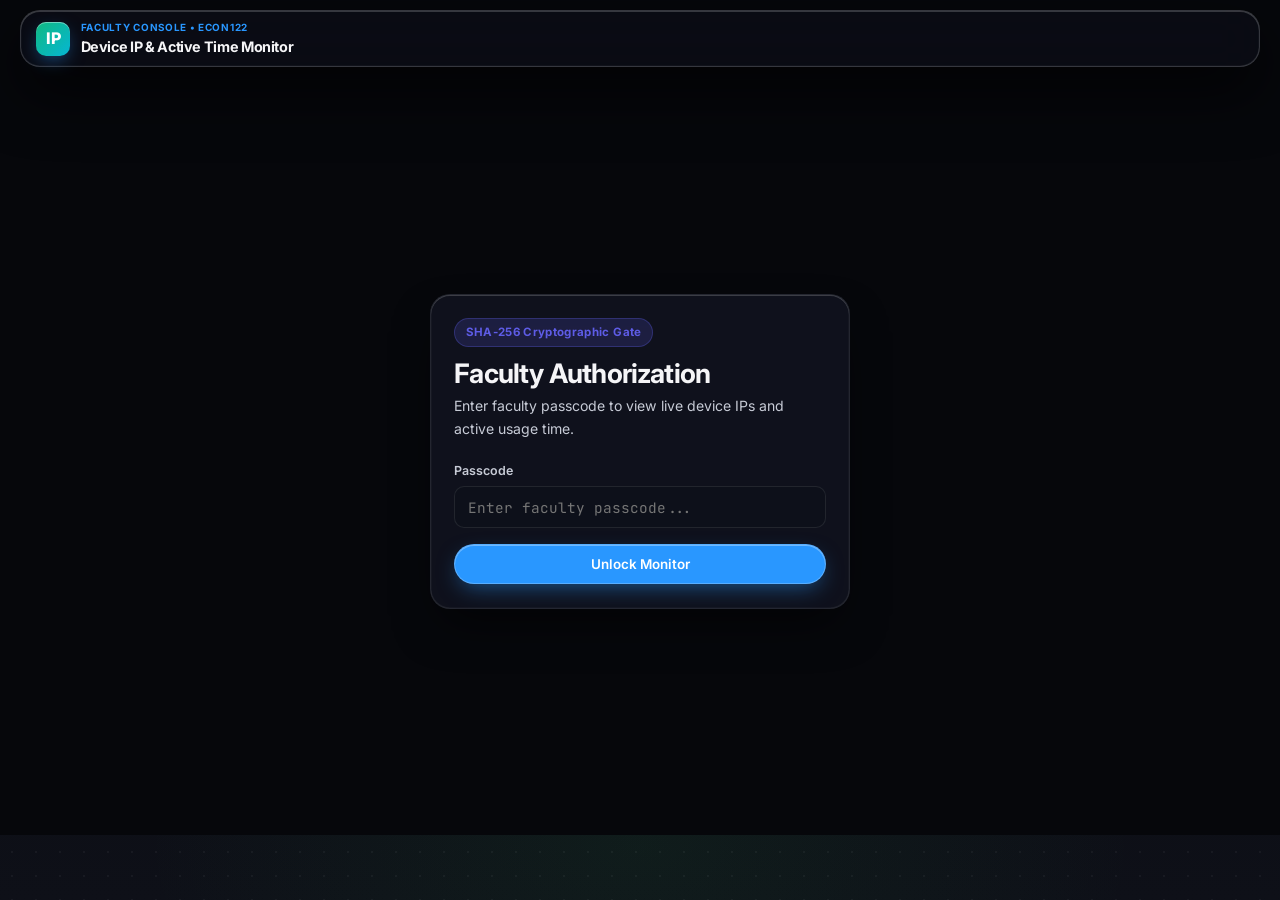
<file: admin.html>
<!DOCTYPE html>
<html lang="en" data-theme="dark">
<head>
  <meta charset="UTF-8" />
  <meta name="viewport" content="width=device-width, initial-scale=1.0" />
  <title>ECON122 — Device IP &amp; Active Time Monitor</title>
  <meta name="robots" content="noindex, nofollow" />
  <link rel="preconnect" href="https://fonts.googleapis.com" />
  <link rel="preconnect" href="https://fonts.gstatic.com" crossorigin />
  <link href="https://fonts.googleapis.com/css2?family=Inter:wght@400;500;600;700;800&family=JetBrains+Mono:wght@400;500;600;700&display=swap" rel="stylesheet" />
  <link rel="stylesheet" href="styles.css" />
  <style>
    .auth-gate-overlay {
      min-height: 80vh;
      display: flex;
      align-items: center;
      justify-content: center;
      padding: 1.5rem;
    }
    .auth-card {
      width: 100%;
      max-width: 420px;
    }
    .badge-active {
      background: rgba(16, 185, 129, 0.15);
      color: #10b981;
      border: 1px solid rgba(16, 185, 129, 0.3);
      font-weight: 600;
    }
    .badge-paused {
      background: rgba(245, 158, 11, 0.15);
      color: #f59e0b;
      border: 1px solid rgba(245, 158, 11, 0.3);
      font-weight: 600;
    }
    .live-pulse {
      display: inline-block;
      width: 8px;
      height: 8px;
      border-radius: 50%;
      background: #10b981;
      box-shadow: 0 0 8px #10b981;
      margin-right: 6px;
      animation: pulseAnim 1.5s infinite;
    }
    @keyframes pulseAnim {
      0%, 100% { opacity: 1; transform: scale(1); }
      50% { opacity: 0.4; transform: scale(0.85); }
    }
  </style>
</head>
<body>
  <header class="top-header">
    <div class="header-inner">
      <div class="brand-cluster">
        <div class="brand-mark" style="background: linear-gradient(135deg, #10b981, #06b6d4);">IP</div>
        <div class="brand-titles">
          <span class="brand-eyebrow">Faculty Console • ECON122</span>
          <span class="brand-name">Device IP &amp; Active Time Monitor</span>
        </div>
      </div>
      <div class="header-actions" id="admin-header-actions" style="display: none;">
        <button type="button" class="btn-primary" id="btn-manual-refresh">🔄 Refresh Data</button>
        <button type="button" class="btn-secondary" id="btn-export-csv">📊 Export CSV</button>
        <button type="button" class="btn-ghost" id="btn-reset-timer" style="color: var(--accent-rose);">🗑 Clear Records</button>
        <button type="button" class="btn-ghost" id="btn-lock-console">🔒 Lock</button>
      </div>
    </div>
  </header>

  <main class="app-shell" style="max-width: 960px; margin: 0 auto; padding: 1.5rem 1rem;">
    <!-- Passcode Gate -->
    <section id="admin-auth-gate" class="auth-gate-overlay">
      <div class="glass-card auth-card">
        <div class="meta-pill-row">
          <span class="badge badge-indigo">SHA-256 Cryptographic Gate</span>
        </div>
        <h2>Faculty Authorization</h2>
        <p style="font-size: 0.88rem; margin-top: 0.35rem; margin-bottom: 1.25rem; color: var(--text-secondary);">
          Enter faculty passcode to view live device IPs and active usage time.
        </p>
        <form id="admin-auth-form">
          <div class="input-field-wrap" style="margin-bottom: 1rem;">
            <label for="admin-passcode-input">Passcode</label>
            <input type="password" id="admin-passcode-input" class="num-input" placeholder="Enter faculty passcode..." autocomplete="off" required />
          </div>
          <div id="admin-auth-error" style="display: none; color: var(--accent-rose); font-size: 0.83rem; margin-bottom: 0.85rem; font-weight: 600;">
            Invalid passcode.
          </div>
          <button type="submit" class="btn-primary" style="width: 100%;">Unlock Monitor</button>
        </form>
      </div>
    </section>

    <!-- Unlocked Telemetry Dashboard -->
    <section id="admin-dashboard-content" style="display: none;">
      <!-- Minimalist KPI Summary -->
      <div class="kpi-bento-grid" style="grid-template-columns: repeat(2, 1fr); margin-bottom: 1.25rem;">
        <div class="kpi-tile">
          <div class="kpi-label">Unique Device IPs</div>
          <div class="kpi-value tabular-nums" id="adm-ip-count">0</div>
          <div class="kpi-sub" id="adm-ip-sub">Syncing…</div>
        </div>
        <div class="kpi-tile">
          <div class="kpi-label">Total Active Time</div>
          <div class="kpi-value tabular-nums" id="adm-total-active-time" style="color: var(--accent-emerald);">0m 0s</div>
          <div class="kpi-sub" id="adm-live-badge">Counts only while a click happened &lt; 60s ago</div>
        </div>
      </div>

      <!-- Live Device IP & Active Time Table -->
      <div class="glass-card">
        <div class="quiz-toolbar" style="margin-bottom: 1rem; justify-content: space-between; align-items: center;">
          <div style="display: flex; align-items: center; gap: 0.75rem;">
            <h3 style="margin: 0; font-size: 1.15rem;">Active Device IP Counter</h3>
            <span class="badge badge-emerald" id="adm-poll-indicator"><span class="live-pulse"></span>Connecting…</span>
          </div>
          <button type="button" class="btn-secondary" id="btn-refresh-inline" style="padding: 0.4rem 0.85rem; font-size: 0.82rem;">🔄 Refresh Now</button>
        </div>

        <div class="table-scroll-wrap">
          <table class="data-table">
            <thead>
              <tr>
                <th style="min-width: 150px;">Device IP</th>
                <th style="min-width: 130px;">Device ID</th>
                <th style="min-width: 140px;">Total Active Time</th>
                <th style="min-width: 150px;">Status</th>
                <th style="min-width: 170px;">Last Click</th>
              </tr>
            </thead>
            <tbody id="adm-device-table-body">
              <tr>
                <td colspan="5" style="text-align: center; color: var(--text-secondary); padding: 2rem;">Connecting…</td>
              </tr>
            </tbody>
          </table>
        </div>
      </div>
    </section>
  </main>

  <script>
    (function () {
      'use strict';

      const VALID_PASSCODE_HASHES = [
        '98c3c74913f0fcf016b738db5457f82bb9588e5f2e6b5eabdc62736ed0b58a68',
        '8447daaf18ba70633b21c62dc70d92bc45c2f89a2a9bc3934a53d3ebf32329a0',
        '2b88d43cd33759721abce8394c330ca7ef14eca43fa94e6662688478dfd2a413',
        'adef4df2003a5c1bd961b818c21593a5bcb4a2f2f7c26e808845dbfaaff2ea75',
        'dd372eab893d02280633ac2e1ff9ed1e2bd3fefc8045759dcc8cc2e27a53e3b6',
        'c2c7ac0c3a470c8e345a1511c7af1170de88eef259391d3e01b94d474e0a1df0'
      ];
      const SESSION_AUTH_KEY = 'econ122_admin_unlocked';
      const STORAGE_KEY = 'econ122_telemetry_v1';
      const SYNC_TOPIC = 'https://ntfy.sh/nwu_econ122_telemetry_prod_v1';

      function sha256Fallback(ascii) {
        function rightRotate(value, amount) {
          return (value >>> amount) | (value << (32 - amount));
        }
        const mathPow = Math.pow;
        const maxWord = mathPow(2, 32);
        const lengthProperty = 'length';
        let i, j;
        let result = '';
        const words = [];
        const asciiBitLength = ascii[lengthProperty] * 8;
        let hash = sha256Fallback.h = sha256Fallback.h || [];
        const k = sha256Fallback.k = sha256Fallback.k || [];
        let primeCounter = k[lengthProperty];
        const isComposite = {};
        for (let candidate = 2; primeCounter < 64; candidate++) {
          if (!isComposite[candidate]) {
            for (i = 0; i < 313; i += candidate) {
              isComposite[i] = candidate;
            }
            hash[primeCounter] = (mathPow(candidate, 0.5) * maxWord) | 0;
            k[primeCounter++] = (mathPow(candidate, 1 / 3) * maxWord) | 0;
          }
        }
        ascii += '\x80';
        while ((ascii[lengthProperty] % 64) - 56) ascii += '\x00';
        for (i = 0; i < ascii[lengthProperty]; i++) {
          j = ascii.charCodeAt(i);
          if (j >> 8) return '';
          words[i >> 2] |= j << ((3 - (i % 4)) * 8);
        }
        words[words[lengthProperty]] = (asciiBitLength / maxWord) | 0;
        words[words[lengthProperty]] = asciiBitLength;
        for (j = 0; j < words[lengthProperty]; ) {
          const w = words.slice(j, (j += 16));
          const oldHash = hash;
          hash = hash.slice(0, 8);
          for (i = 0; i < 64; i++) {
            const w15 = w[i - 15], w2 = w[i - 2];
            const a = hash[0], e = hash[4];
            const temp1 =
              hash[7] +
              (rightRotate(e, 6) ^ rightRotate(e, 11) ^ rightRotate(e, 25)) +
              ((e & hash[5]) ^ (~e & hash[6])) +
              k[i] +
              (w[i] =
                i < 16
                  ? w[i]
                  : (w[i - 16] +
                      (rightRotate(w15, 7) ^ rightRotate(w15, 18) ^ (w15 >>> 3)) +
                      w[i - 7] +
                      (rightRotate(w2, 17) ^ rightRotate(w2, 19) ^ (w2 >>> 10))) |
                    0);
            const temp2 =
              (rightRotate(a, 2) ^ rightRotate(a, 13) ^ rightRotate(a, 22)) +
              ((a & hash[1]) ^ (a & hash[2]) ^ (hash[1] & hash[2]));
            hash = [(temp1 + temp2) | 0].concat(hash);
            hash[4] = (hash[4] + temp1) | 0;
          }
          for (i = 0; i < 8; i++) {
            hash[i] = (hash[i] + oldHash[i]) | 0;
          }
        }
        for (i = 0; i < 8; i++) {
          for (j = 3; j + 1; j--) {
            const b = (hash[i] >> (j * 8)) & 255;
            result += (b < 16 ? 0 : '') + b.toString(16);
          }
        }
        sha256Fallback.h = null;
        return result;
      }

      async function sha256Hex(text) {
        if (window.crypto && window.crypto.subtle) {
          try {
            const buf = new TextEncoder().encode(text);
            const hash = await window.crypto.subtle.digest('SHA-256', buf);
            return Array.from(new Uint8Array(hash)).map((b) => b.toString(16).padStart(2, '0')).join('');
          } catch (_) {
            return sha256Fallback(text);
          }
        }
        return sha256Fallback(text);
      }

      const authGate = document.getElementById('admin-auth-gate');
      const dashContent = document.getElementById('admin-dashboard-content');
      const headerActions = document.getElementById('admin-header-actions');
      const authForm = document.getElementById('admin-auth-form');
      const passInput = document.getElementById('admin-passcode-input');
      const authError = document.getElementById('admin-auth-error');
      const RESET_WATERMARK_KEY = 'econ122_admin_reset_at';
      const POLL_MS = 10000;          // ntfy.sh rate-limits requests per IP; 10 s polling stays well inside it
      const STALE_AFTER_SEC = 150;     // students heartbeat every 60 s while active
      const IDLE_CUTOFF_SEC = 60;
      let pollInterval = null;
      let tickInterval = null;
      let remoteDevices = {};
      let lastMessageId = null;
      let lastSyncOk = null;

      function esc(v) {
        return String(v === null || v === undefined ? '' : v)
          .replace(/&/g, '&amp;')
          .replace(/</g, '&lt;')
          .replace(/>/g, '&gt;')
          .replace(/"/g, '&quot;')
          .replace(/'/g, '&#39;');
      }

      function toNum(raw, fallback) {
        const v = typeof raw === 'number' ? raw : parseFloat(raw);
        return Number.isFinite(v) ? v : fallback;
      }

      function resetWatermark() {
        return toNum(localStorage.getItem(RESET_WATERMARK_KEY), 0);
      }

      function formatDuration(sec) {
        const s0 = Math.max(0, Math.floor(toNum(sec, 0)));
        const h = Math.floor(s0 / 3600);
        const m = Math.floor((s0 % 3600) / 60);
        const s = s0 % 60;
        if (h > 0) return `${h}h ${m}m ${s}s`;
        return `${m}m ${s}s`;
      }

      // Live view of one device: Active only if it reported Active, the report is fresh, and the
      // last click is < 60 s old. Active time is extrapolated 1 s at a time from the last report,
      // but never past the moment the 60 s idle cutoff would have paused the student's clock.
      function liveView(d, nowMs) {
        const tsMs = toNum(d.timestamp, 0) * 1000;
        const clickMs = d.lastClick ? new Date(d.lastClick).getTime() : NaN;
        const ageSec = tsMs > 0 ? (nowMs - tsMs) / 1000 : Infinity;
        const reportedActive = String(d.status || '').toLowerCase() === 'active';
        const clickFresh = Number.isFinite(clickMs) && (nowMs - clickMs) / 1000 < IDLE_CUTOFF_SEC;
        const isActive = reportedActive && ageSec <= STALE_AFTER_SEC && clickFresh;
        let seconds = Math.max(0, Math.floor(toNum(d.activeSeconds, 0)));
        if (reportedActive && tsMs > 0 && Number.isFinite(clickMs)) {
          const stopMs = Math.min(nowMs, clickMs + IDLE_CUTOFF_SEC * 1000);
          seconds += Math.max(0, Math.floor((stopMs - tsMs) / 1000));
        }
        return { isActive, seconds, clickMs };
      }

      function ingest(msg, serverTimeSec) {
        if (!msg || typeof msg !== 'object' || typeof msg.deviceId !== 'string') return;
        const clientTs = toNum(msg.timestamp, 0);
        const serverTs = toNum(serverTimeSec, 0);
        const ts = serverTs > 0 ? serverTs : clientTs;
        let lastClick = typeof msg.lastClick === 'string' ? msg.lastClick : null;
        if (lastClick && serverTs > 0 && clientTs > 0) {
          // Re-base the click onto the relay's clock: same "seconds before send" offset.
          const clickMs = new Date(lastClick).getTime();
          if (Number.isFinite(clickMs)) {
            lastClick = new Date(serverTs * 1000 - (clientTs * 1000 - clickMs)).toISOString();
          }
        }
        if (ts * 1000 < resetWatermark()) return;
        const existing = remoteDevices[msg.deviceId];
        if (!existing || ts >= toNum(existing.timestamp, 0)) {
          remoteDevices[msg.deviceId] = {
            deviceId: msg.deviceId.slice(0, 64),
            deviceIp: typeof msg.deviceIp === 'string' ? msg.deviceIp.slice(0, 64) : '',
            activeSeconds: Math.max(0, toNum(msg.activeSeconds, 0)),
            status: typeof msg.status === 'string' ? msg.status.slice(0, 40) : '',
            lastClick,
            timestamp: ts
          };
        }
      }

      function ingestLocalRecords() {
        try {
          const loc = JSON.parse(localStorage.getItem(STORAGE_KEY) || '{}');
          const records = [];
          if (loc && typeof loc.deviceId === 'string') records.push(loc);
          if (loc && loc.devices && typeof loc.devices === 'object') {
            Object.values(loc.devices).forEach((r) => {
              if (r && typeof r.deviceId === 'string') records.push(r);
            });
          }
          records.forEach((rec) => {
            ingest({
              deviceId: rec.deviceId,
              deviceIp: rec.deviceIp || 'Unresolved',
              activeSeconds: toNum(rec.activeSeconds !== undefined ? rec.activeSeconds : rec.activeTimeSeconds, 0),
              status: rec.isTimerPaused ? 'Paused (Idle > 60s)' : (rec.status || 'Active'),
              lastClick: rec.lastClick || null,
              timestamp: rec.lastSeen ? Math.floor(new Date(rec.lastSeen).getTime() / 1000) : toNum(rec.timestamp, Math.floor(Date.now() / 1000))
            });
          });
        } catch (_) {}
      }

      async function fetchLiveDevices() {
        ingestLocalRecords();
        renderTable();

        const ctrl = typeof AbortController !== 'undefined' ? new AbortController() : null;
        const timer = ctrl ? setTimeout(() => ctrl.abort(), 3500) : null;
        try {
          const since = lastMessageId || '12h';
          const res = await fetch(`${SYNC_TOPIC}/json?poll=1&since=${encodeURIComponent(since)}`, {
            cache: 'no-store',
            signal: ctrl ? ctrl.signal : undefined
          });
          if (res.ok) {
            const raw = await res.text();
            raw.split('\n').forEach((l) => {
              if (!l.trim()) return;
              try {
                const ev = JSON.parse(l);
                if (ev && ev.event === 'message') {
                  if (ev.id) lastMessageId = ev.id;
                  const msg = typeof ev.message === 'string' ? JSON.parse(ev.message) : ev.message;
                  ingest(msg, ev.time);
                }
              } catch (_) {}
            });
            lastSyncOk = Date.now();
          } else {
            lastSyncOk = false;
          }
        } catch (_) {
          lastSyncOk = false;
        } finally {
          if (timer) clearTimeout(timer);
        }

        ingestLocalRecords();
        renderTable();
      }

      function renderTable() {
        const nowMs = Date.now();
        const devList = Object.values(remoteDevices).map((d) => ({ d, v: liveView(d, nowMs) }));

        devList.sort((a, b) => {
          if (a.v.isActive !== b.v.isActive) return a.v.isActive ? -1 : 1;
          return b.v.seconds - a.v.seconds;
        });

        const countEl = document.getElementById('adm-ip-count');
        const subEl = document.getElementById('adm-ip-sub');
        const totalTimeEl = document.getElementById('adm-total-active-time');
        const tbody = document.getElementById('adm-device-table-body');
        const pollEl = document.getElementById('adm-poll-indicator');

        if (pollEl) {
          pollEl.innerHTML = lastSyncOk === false
            ? 'Relay unreachable — retrying'
            : `<span class="live-pulse"></span>Synced ${lastSyncOk ? new Date(lastSyncOk).toLocaleTimeString() : '…'}`;
        }

        const uniqueIps = new Set(
          devList
            .map((x) => x.d.deviceIp)
            .filter((ip) => ip && ip !== 'Unresolved' && ip !== 'Detecting IP...' && ip !== 'Local / Offline')
        );
        countEl.textContent = uniqueIps.size > 0 ? uniqueIps.size : devList.length;
        if (devList.length === 0) {
          subEl.textContent = '0 devices';
          tbody.innerHTML = `
            <tr>
              <td colspan="5" style="text-align: center; color: var(--text-secondary); padding: 2.5rem 1rem;">No devices yet.</td>
            </tr>
          `;
          totalTimeEl.textContent = '0m 0s';
          return;
        }

        const activeCount = devList.filter((x) => x.v.isActive).length;
        subEl.textContent = `${devList.length} device${devList.length === 1 ? '' : 's'} • ${activeCount} active now`;

        const totalSec = devList.reduce((sum, x) => sum + x.v.seconds, 0);
        totalTimeEl.textContent = formatDuration(totalSec);

        tbody.innerHTML = devList.map(({ d, v }) => {
          const statusBadge = v.isActive
            ? '<span class="badge badge-active">Active</span>'
            : '<span class="badge badge-paused">Paused (Idle &gt; 60s)</span>';

          let lastClickCell = '—';
          if (Number.isFinite(v.clickMs)) {
            const diffSec = Math.max(0, Math.floor((nowMs - v.clickMs) / 1000));
            const ago = diffSec < 60 ? `${diffSec}s ago` : (diffSec < 3600 ? `${Math.floor(diffSec / 60)}m ago` : `${Math.floor(diffSec / 3600)}h ago`);
            lastClickCell = `${esc(new Date(v.clickMs).toLocaleString())}<div style="font-size: 0.75rem; color: var(--text-muted);">${esc(ago)}</div>`;
          }

          return `
            <tr>
              <td><strong style="font-size: 1.02rem;">${esc(d.deviceIp || 'Unresolved')}</strong></td>
              <td><code style="font-family: var(--font-mono); font-size: 0.8rem;">${esc(d.deviceId)}</code></td>
              <td><strong class="tabular-nums" style="font-size: 1.1rem; color: var(--accent-emerald);">${formatDuration(v.seconds)}</strong></td>
              <td>${statusBadge}</td>
              <td class="tabular-nums">${lastClickCell}</td>
            </tr>
          `;
        }).join('');
      }

      function unlockDashboard() {
        sessionStorage.setItem(SESSION_AUTH_KEY, 'true');
        authGate.style.display = 'none';
        dashContent.style.display = 'block';
        headerActions.style.display = 'flex';
        fetchLiveDevices();
        if (!pollInterval) pollInterval = setInterval(fetchLiveDevices, POLL_MS);
        if (!tickInterval) tickInterval = setInterval(renderTable, 1000);
      }

      if (sessionStorage.getItem(SESSION_AUTH_KEY) === 'true') {
        unlockDashboard();
      }

      authForm.addEventListener('submit', async (e) => {
        e.preventDefault();
        const entered = passInput.value.trim();
        const digest = await sha256Hex(entered);
        if (VALID_PASSCODE_HASHES.includes(digest)) {
          authError.style.display = 'none';
          unlockDashboard();
        } else {
          authError.style.display = 'block';
        }
      });

      document.getElementById('btn-lock-console').addEventListener('click', () => {
        sessionStorage.removeItem(SESSION_AUTH_KEY);
        if (pollInterval) clearInterval(pollInterval);
        if (tickInterval) clearInterval(tickInterval);
        window.location.reload();
      });

      document.getElementById('btn-manual-refresh').addEventListener('click', () => {
        fetchLiveDevices();
      });

      document.getElementById('btn-refresh-inline').addEventListener('click', () => {
        fetchLiveDevices();
      });

      document.getElementById('btn-reset-timer').addEventListener('click', () => {
        if (confirm('Clear all device records? Devices reappear when they next send a heartbeat.')) {
          localStorage.setItem(RESET_WATERMARK_KEY, String(Date.now()));
          remoteDevices = {};
          renderTable();
        }
      });

      // Export CSV
      document.getElementById('btn-export-csv').addEventListener('click', () => {
        const nowMs = Date.now();
        const csvCell = (v) => `"${String(v === null || v === undefined ? '' : v).replace(/"/g, '""')}"`;
        const rows = [['Device_IP', 'Device_ID', 'Active_Seconds', 'Active_Time', 'Status', 'Last_Click']];
        Object.values(remoteDevices).forEach((d) => {
          const v = liveView(d, nowMs);
          rows.push([
            csvCell(d.deviceIp),
            csvCell(d.deviceId),
            v.seconds,
            csvCell(formatDuration(v.seconds)),
            csvCell(v.isActive ? 'Active' : 'Paused (Idle > 60s)'),
            csvCell(d.lastClick)
          ]);
        });
        const csv = rows.map((r) => r.join(',')).join('\n');
        const blob = new Blob([csv], { type: 'text/csv' });
        const a = document.createElement('a');
        a.href = URL.createObjectURL(blob);
        a.download = 'econ122_connected_devices.csv';
        a.click();
      });
    })();
  </script>
</body>
</html>
</file>
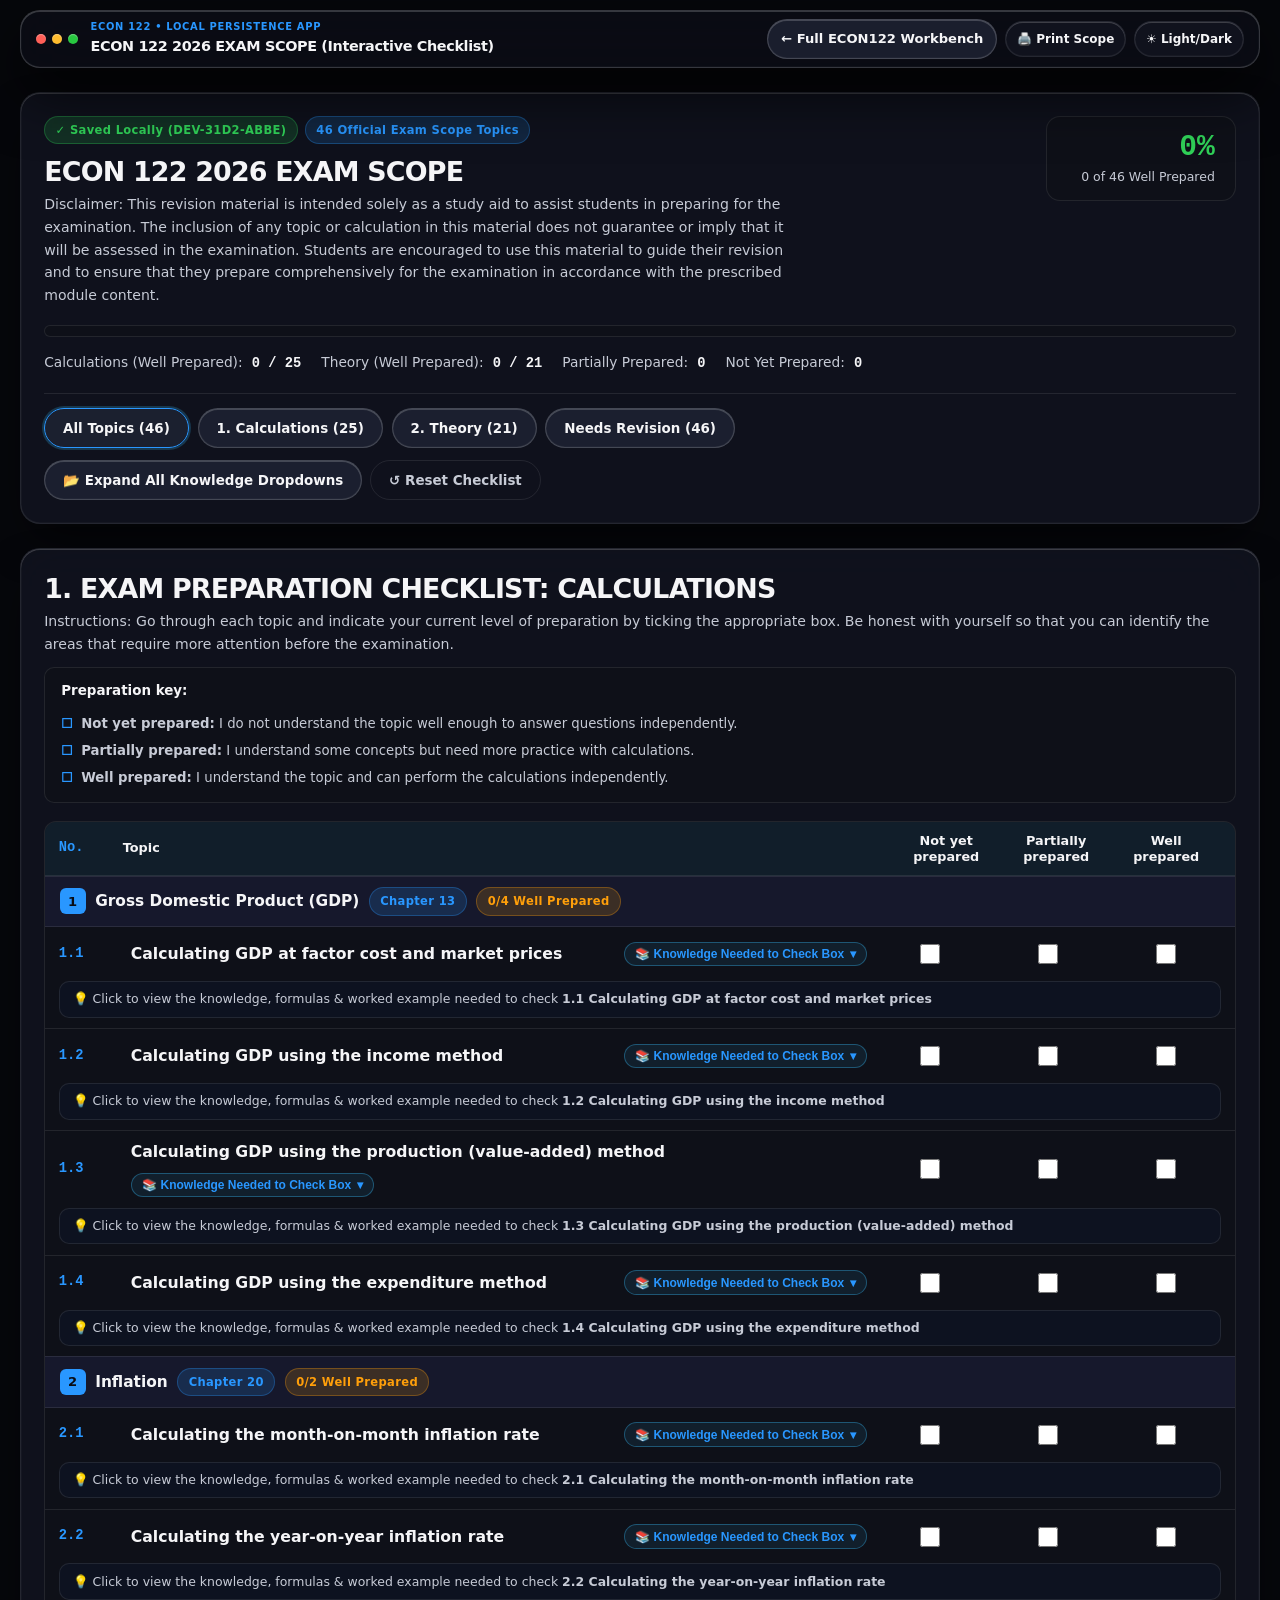
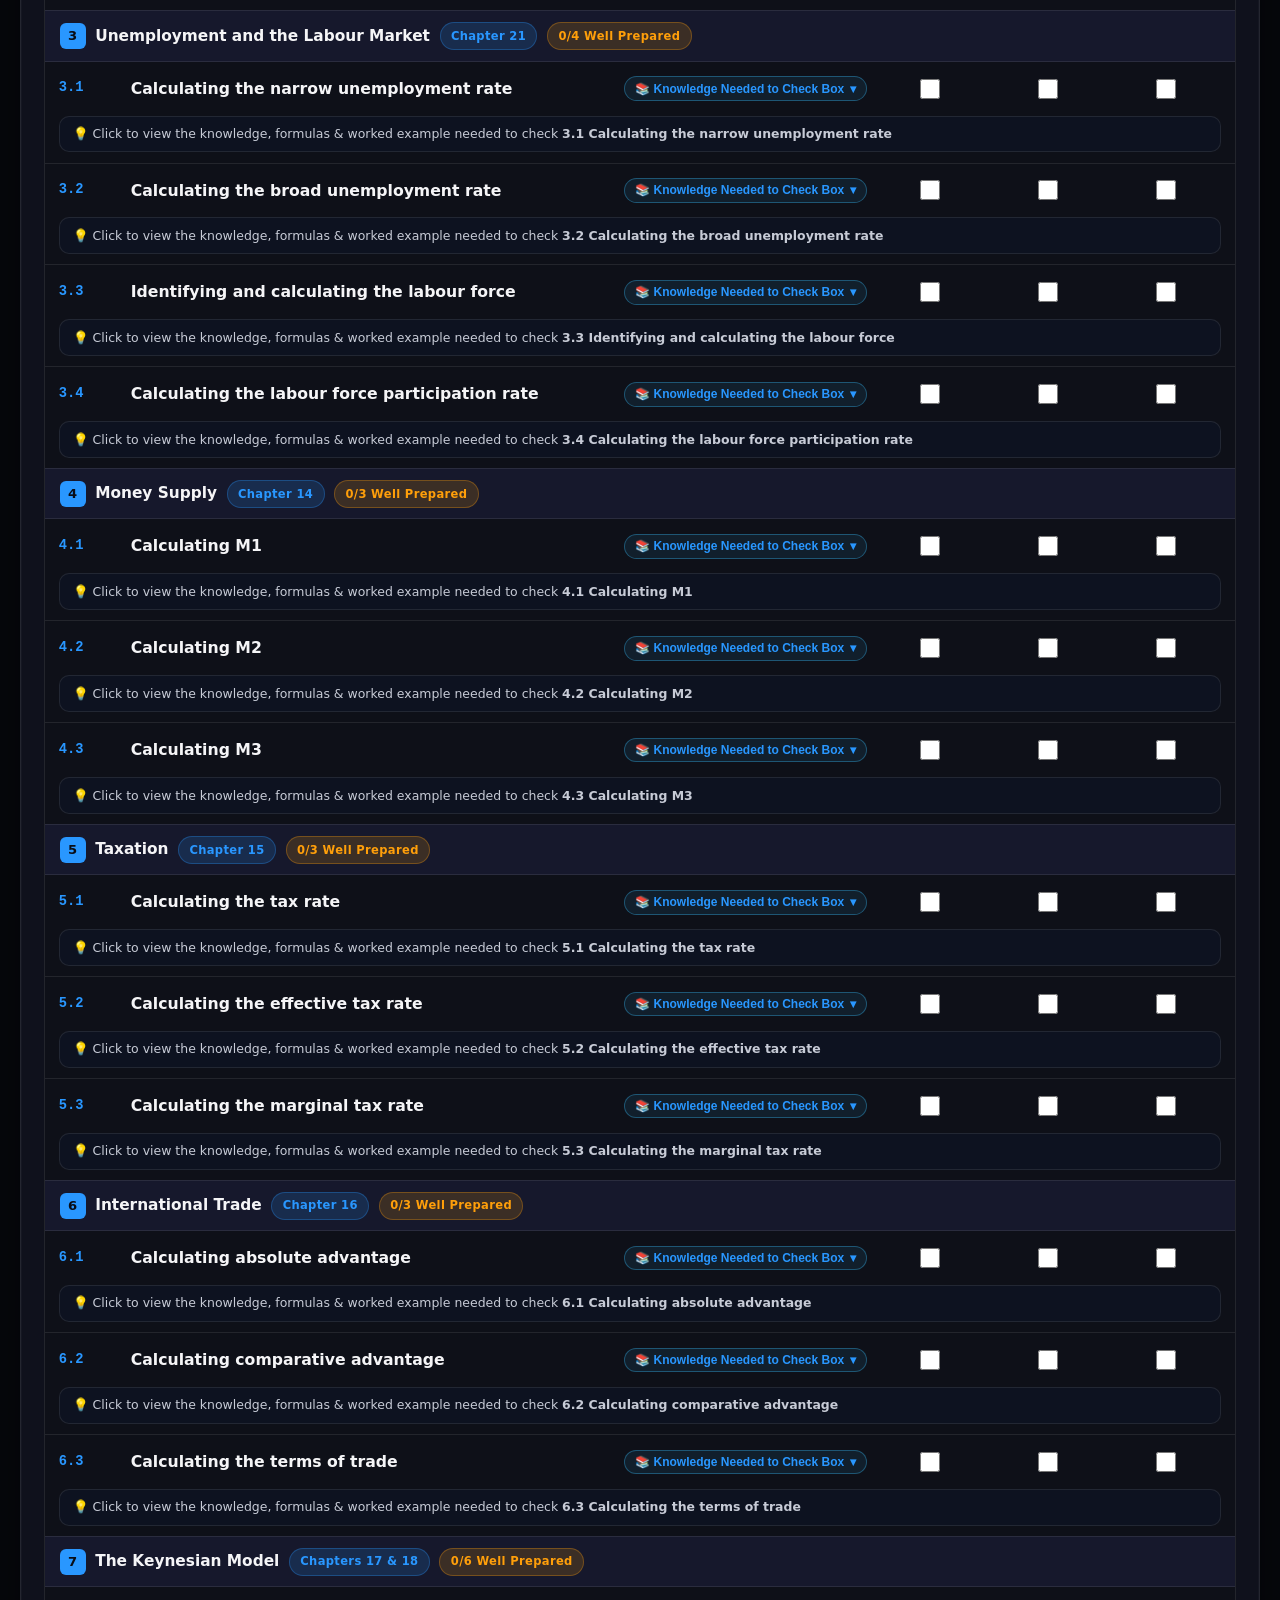
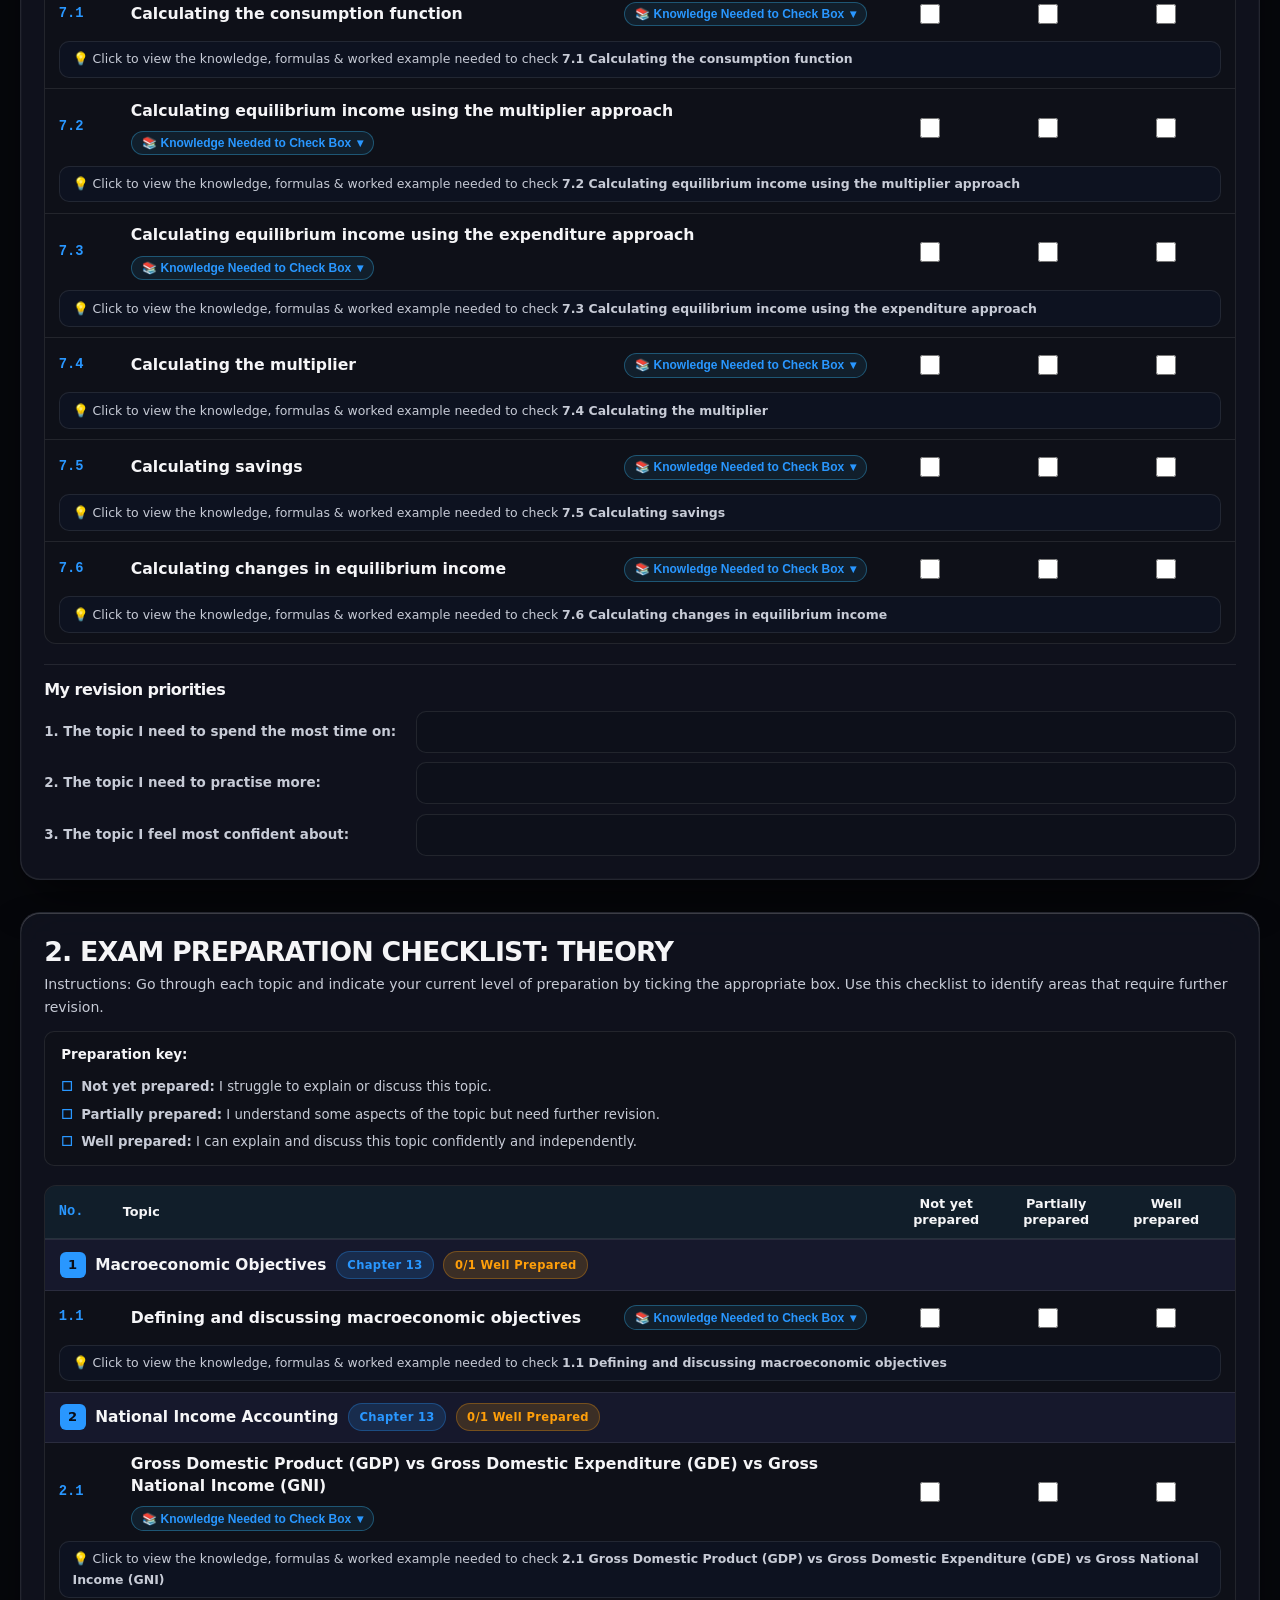
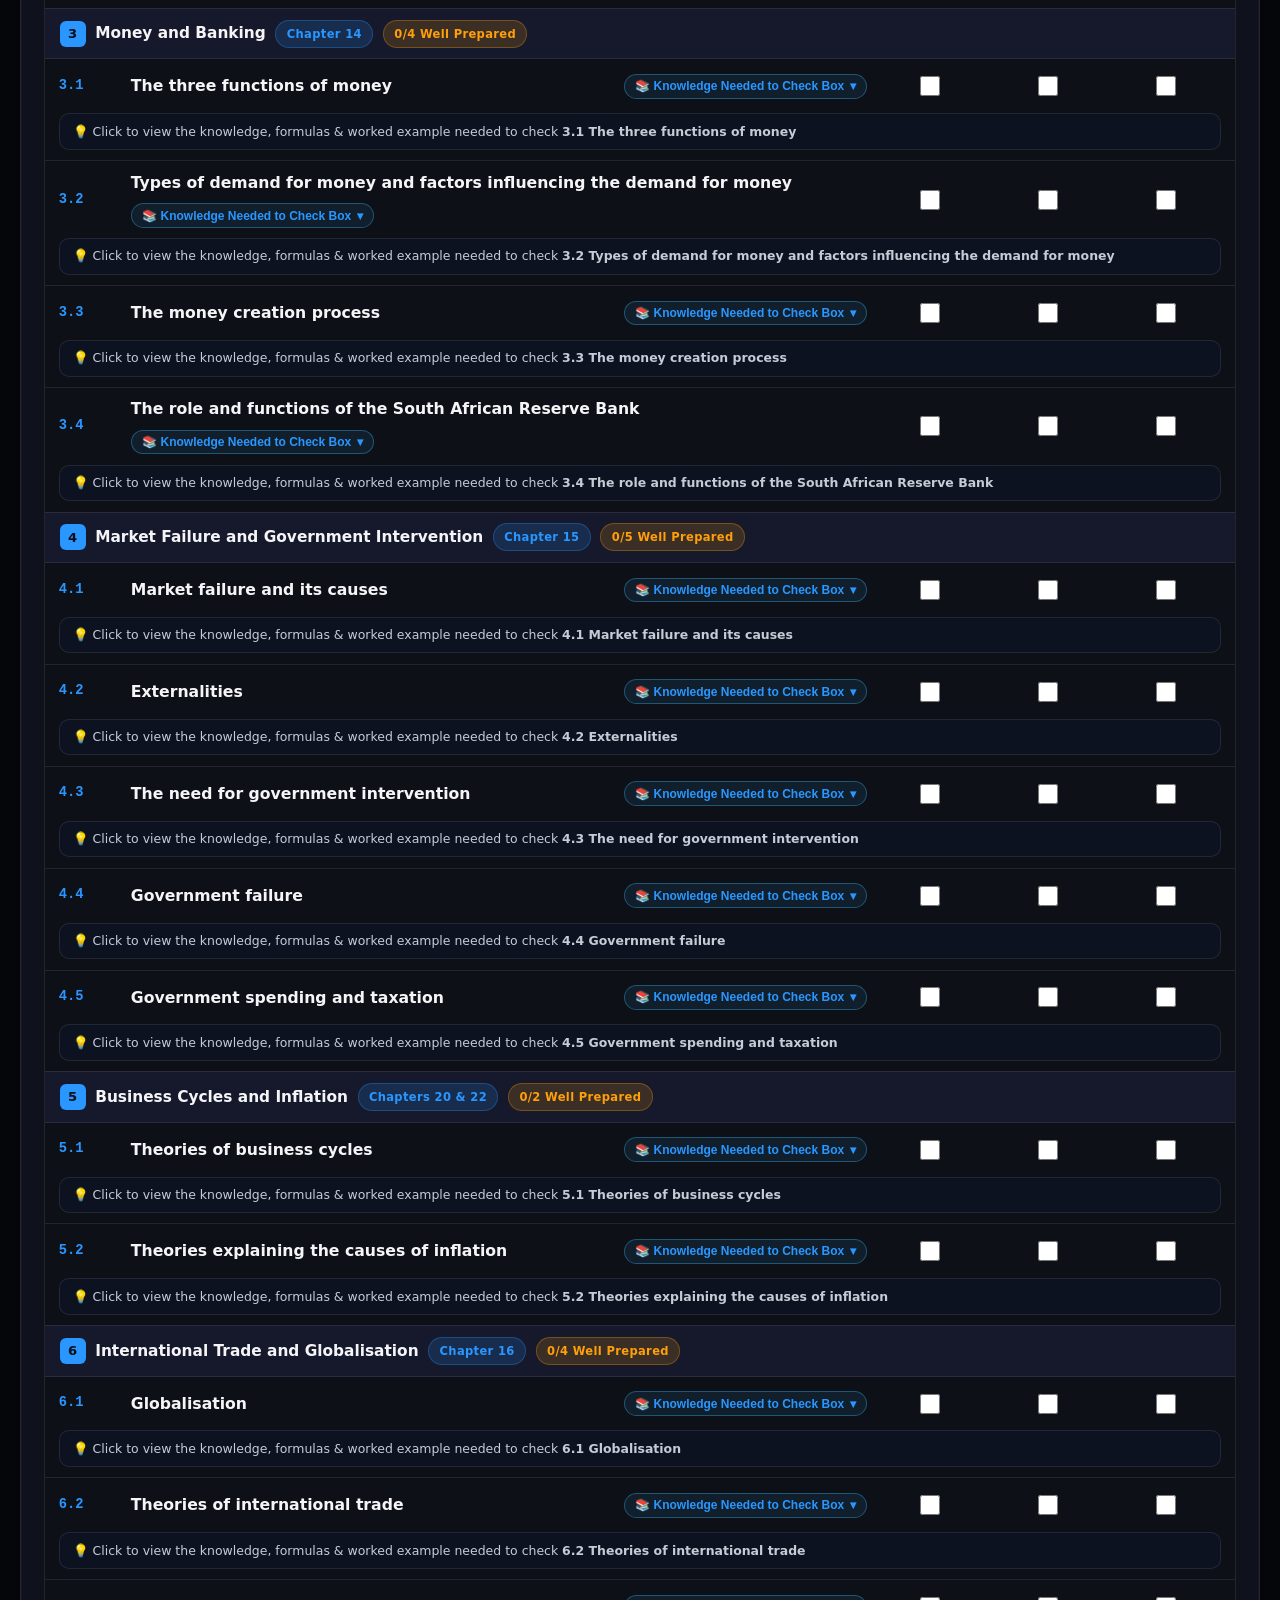
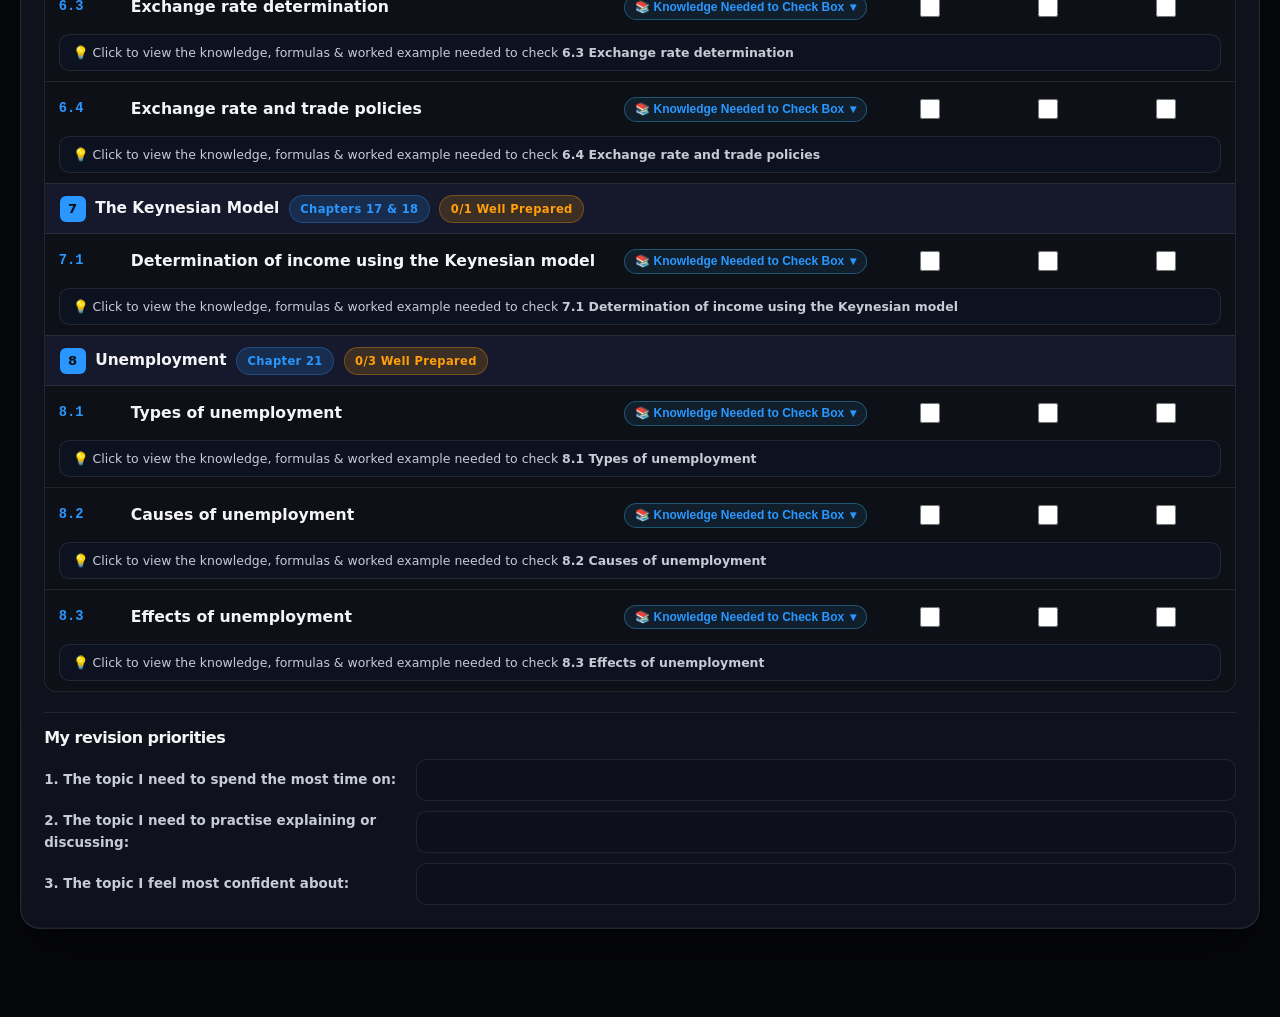
<file: exam-scope.html>
<!DOCTYPE html>
<html lang="en" data-theme="dark">
<head>
  <meta charset="UTF-8" />
  <meta name="viewport" content="width=device-width, initial-scale=1.0" />
  <title>ECON 122 2026 EXAM SCOPE — Local Interactive Checkbox App</title>
  <link rel="stylesheet" href="styles.css" />
</head>
<body>
  <header class="top-header" role="banner">
    <div class="header-inner">
      <div class="brand-cluster">
        <div class="window-dots" aria-hidden="true">
          <span class="win-dot dot-red"></span>
          <span class="win-dot dot-amber"></span>
          <span class="win-dot dot-green"></span>
        </div>
        <div class="brand-titles">
          <span class="brand-eyebrow">ECON 122 • Local Persistence App</span>
          <span class="brand-name">ECON 122 2026 EXAM SCOPE (Interactive Checklist)</span>
        </div>
      </div>
      <div class="header-actions" style="display:flex; gap:0.5rem; align-items:center;">
        <a href="index.html" class="btn-secondary" style="text-decoration:none; padding:0.4rem 0.8rem; font-size:0.82rem;">← Full ECON122 Workbench</a>
        <button type="button" class="icon-btn" id="btn-print-scope" onclick="window.print()">🖨️ Print Scope</button>
        <button type="button" class="icon-btn" id="btn-theme-toggle">☀️ Light/Dark</button>
      </div>
    </div>
  </header>

  <main class="app-shell" style="padding-top: 1.5rem;">
    <div id="local-scope-root"></div>
  </main>

  <script>
    const EXAM_SCOPE = {"title": "ECON 122 2026 EXAM SCOPE", "disclaimer": "Disclaimer: This revision material is intended solely as a study aid to assist students in preparing for the examination. The inclusion of any topic or calculation in this material does not guarantee or imply that it will be assessed in the examination. Students are encouraged to use this material to guide their revision and to ensure that they prepare comprehensively for the examination in accordance with the prescribed module content.", "preparationLevels": [{"id": "not_yet", "label": "Not yet prepared", "description": "I do not understand the topic well enough to answer questions independently."}, {"id": "partial", "label": "Partially prepared", "description": "I understand some concepts/aspects but need more practice or revision."}, {"id": "well", "label": "Well prepared", "description": "I understand the topic and can perform the calculations or explain it confidently and independently."}], "sections": [{"id": "scope_calculations", "number": 1, "title": "1. EXAM PREPARATION CHECKLIST: CALCULATIONS", "subtitle": "25 Essential Quantitative & Formula Skills Across 7 Core Topics", "groups": [{"id": "calc_1", "number": "1", "title": "Gross Domestic Product (GDP)", "chapterId": "ch13", "chapterLabel": "Chapter 13", "solverId": "nat_accounts_solver", "extremePageId": "C1", "items": [{"id": "calc_1_1", "code": "1.1", "topic": "Calculating GDP at factor cost and market prices", "formula": "GDPmp = GDPfc + Taxes on production & imports − Subsidies  |  GDPfc = GDPmp − Taxes + Subsidies", "beginnerTip": "Market prices are what shoppers pay in stores (which includes price-raising indirect taxes like VAT, minus price-lowering government subsidies). Factor cost is what workers and business owners actually earn—so to go from Market Prices to Factor Cost, subtract indirect taxes and add back subsidies.", "knowledgePoints": ["Know the hierarchy of valuation: Factor Cost ↔ Basic Prices ↔ Market Prices.", "Market Prices include indirect taxes on products (like VAT, customs & excise duties) and deduct subsidies on products.", "To convert GDP at Factor Cost → GDP at Market Prices: ADD indirect taxes (or taxes on production & imports) and SUBTRACT subsidies.", "To convert GDP at Market Prices → GDP at Factor Cost: SUBTRACT indirect taxes and ADD subsidies."], "workedExample": "Given GDP at market prices = R1 530 580m, Taxes on production and imports = R205 562m, and Subsidies = R11 433m:\nGDP at factor cost = 1 530 580 − 205 562 + 11 433 = R1 336 451 million."}, {"id": "calc_1_2", "code": "1.2", "topic": "Calculating GDP using the income method", "formula": "GDP (Income) = Wages + Rent + Interest + Profit  (where Profit = Value Added − Wages − Rent − Interest)", "beginnerTip": "Every rand generated by production is paid out as income to the 4 factors of production: Labour earns Wages, Land earns Rent, Capital earns Interest, and Entrepreneurs keep Profit as the balancing item.", "knowledgePoints": ["The Income Method sums all factor rewards earned within domestic borders: Compensation of employees (Wages/Salaries) + Net Operating Surplus (Rent + Interest + Profit).", "At the firm level: Value Added = Wages + Rent + Interest + Profit.", "If Profit is unknown, rearrange: Profit = Value Added − (Wages + Rent + Interest).", "To go from Net Domestic Income at factor cost to Gross Domestic Product at factor cost, add Consumption of Fixed Capital (Depreciation)."], "workedExample": "A firm creates R50 000 in Value Added. It pays R22 000 in Wages, R8 000 in Rent, and R6 000 in Interest:\nProfit = 50 000 − (22 000 + 8 000 + 6 000) = R14 000.\nTotal Factor Income = 22 000 + 8 000 + 6 000 + 14 000 = R50 000."}, {"id": "calc_1_3", "code": "1.3", "topic": "Calculating GDP using the production (value-added) method", "formula": "Value Added = Value of Sales − Intermediate Purchases  |  GDP = Σ Value Added at each stage", "beginnerTip": "Never add up gross sales across a supply chain (farm → wholesaler → chef → event planner) because you would count the same ingredients multiple times! Only add the extra value each business creates (Sales minus what they bought from suppliers).", "knowledgePoints": ["Never sum gross sales across production stages—doing so causes double counting of intermediate inputs.", "At each stage of production: Value Added = Value of Output (Sales) − Cost of Intermediate Goods Purchased.", " The primary producer (first stage, e.g., farmer or miner with R0 intermediate inputs) adds value equal to 100% of their sales.", "Total GDP equals the sum of Value Added across all stages, which always equals the final retail sale price to the end consumer."], "workedExample": "Farmer sells wheat to Miller for R1 000 (VA = R1 000); Miller sells flour to Baker for R2 800 (VA = 2 800 − 1 000 = R1 800); Baker sells bread to households for R4 500 (VA = 4 500 − 2 800 = R1 700).\nTotal GDP = 1 000 + 1 800 + 1 700 = R4 500 (matches final bread value)."}, {"id": "calc_1_4", "code": "1.4", "topic": "Calculating GDP using the expenditure method", "formula": "GDP@MP = C + I + G + (X − Z)  |  GDE = C + I + G", "beginnerTip": "Add up all spending on final goods and services: Households (C) + Firms' capital investment (I) + Government (G) = Gross Domestic Expenditure (GDE). Then add Exports (X, produced here) and subtract Imports (Z, produced abroad) to get GDP.", "knowledgePoints": ["Gross Domestic Expenditure (GDE) is total spending INSIDE the country: GDE = C + I + G.", "Gross Domestic Product at Market Prices (GDP@MP) adds Exports (X) and subtracts Imports (Z): GDP@MP = C + I + G + (X − Z) = GDE + (X − Z).", "Remember: Investment (I) includes Gross Fixed Capital Formation PLUS Change in Inventories (if inventories fall, subtract that change).", "If given GDP@MP and asked for GDE, rearrange: GDE = GDP@MP − X + Z."], "workedExample": "Given C = R974 252m, I = R320 000m, G = R313 003m, Exports (X) = R492 646m, Imports (Z) = R569 321m:\nGDE = 974 252 + 320 000 + 313 003 = R1 607 255m.\nGDP@MP = 1 607 255 + (492 646 − 569 321) = R1 530 580m."}]}, {"id": "calc_2", "number": "2", "title": "Inflation", "chapterId": "ch20", "chapterLabel": "Chapter 20", "solverId": "deflator_solver", "extremePageId": "C4", "items": [{"id": "calc_2_1", "code": "2.1", "topic": "Calculating the month-on-month inflation rate", "formula": "Month-on-Month Inflation (%) = [(CPI this month − CPI previous month) ÷ CPI previous month] × 100", "beginnerTip": "Compares a month's CPI with the immediately preceding month (e.g., March 2026 vs February 2026). Always divide the change by the earlier (previous) month's CPI.", "knowledgePoints": ["Month-on-month inflation measures the percentage change in the Consumer Price Index (CPI) between two adjacent months (e.g., March vs February of the same year).", "Formula: [(CPI_current_month − CPI_previous_month) ÷ CPI_previous_month] × 100.", "Always divide by the PREVIOUS month's CPI (the earlier period is the base of comparison).", "Round your final percentage to two decimal places unless instructed otherwise."], "workedExample": "If CPI in February 2026 is 112.4 and CPI in March 2026 is 113.8:\nMonth-on-Month Inflation = [(113.8 − 112.4) ÷ 112.4] × 100 = (1.4 ÷ 112.4) × 100 = 1.25%."}, {"id": "calc_2_2", "code": "2.2", "topic": "Calculating the year-on-year inflation rate", "formula": "Year-on-Year Inflation (%) = [(CPI month this year − CPI same month last year) ÷ CPI same month last year] × 100", "beginnerTip": "Compares a month's CPI with the exact same month one year earlier (e.g., April 2026 vs April 2025). This removes seasonal spikes (like December holidays) and is the headline rate used for SARB's 3%–6% target.", "knowledgePoints": ["Year-on-year inflation compares a month's CPI with the EXACT SAME month in the previous year (e.g., May 2026 vs May 2025) to eliminate seasonal distortions.", "Formula: [(CPI_month_this_year − CPI_same_month_last_year) ÷ CPI_same_month_last_year] × 100.", "If using annual average CPI or the GDP Deflator (Nominal GDP ÷ Real GDP × 100), apply the same growth formula between Year t and Year t−1.", "Compare the result against SARB's inflation target range of 3% to 6%."], "workedExample": "If CPI in December 2024 was 110.2 and CPI in December 2025 was 116.5:\nYear-on-Year Inflation = [(116.5 − 110.2) ÷ 110.2] × 100 = (6.3 ÷ 110.2) × 100 = 5.72% (within the 3%–6% target band)."}]}, {"id": "calc_3", "number": "3", "title": "Unemployment and the Labour Market", "chapterId": "ch21", "chapterLabel": "Chapter 21", "solverId": "labour_solver", "extremePageId": "C5", "items": [{"id": "calc_3_1", "code": "3.1", "topic": "Calculating the narrow unemployment rate", "formula": "Narrow Unemployment Rate (%) = (Strictly Unemployed ÷ Strict Labour Force) × 100", "beginnerTip": "Only counts jobless people aged 15–64 who actively looked for work in the past 4 weeks, divided by the strict labour force (Employed + Strictly Unemployed).", "knowledgePoints": ["Under the strict (narrow/official) definition, a person is unemployed ONLY if they are aged 15–64, jobless, available to work, AND took active steps to find work in the past 4 weeks.", "Strict Labour Force = Employed + Strictly Unemployed.", "Narrow Unemployment Rate (%) = (Strictly Unemployed ÷ Strict Labour Force) × 100.", "Never include discouraged work-seekers or economically inactive people in the narrow rate."], "workedExample": "Given Employed = 16.5 million and Strictly Unemployed = 7.5 million:\nStrict Labour Force = 16.5m + 7.5m = 24.0 million.\nNarrow Unemployment Rate = (7.5 ÷ 24.0) × 100 = 31.25%."}, {"id": "calc_3_2", "code": "3.2", "topic": "Calculating the broad unemployment rate", "formula": "Broad UR (%) = [(Strictly Unemployed + Discouraged Work-Seekers) ÷ (Strict LF + Discouraged)] × 100", "beginnerTip": "Adds discouraged work-seekers (people who want a job but gave up searching) to BOTH the top (unemployed) and the bottom (broad labour force).", "knowledgePoints": ["The broad (expanded) definition drops the 'actively searched in the last 4 weeks' requirement and includes Discouraged Work-Seekers.", "Crucial Rule: Add Discouraged Work-Seekers to BOTH the numerator (Broad Unemployed) AND the denominator (Expanded Labour Force).", "Broad Unemployment Rate (%) = [(Strictly Unemployed + Discouraged) ÷ (Employed + Strictly Unemployed + Discouraged)] × 100.", "The broad unemployment rate is always higher than the narrow unemployment rate whenever discouraged work-seekers > 0."], "workedExample": "Continuing with Employed = 16.5m, Strictly Unemployed = 7.5m, and Discouraged Work-Seekers = 3.5m:\nBroad Unemployed = 7.5m + 3.5m = 11.0m; Broad Labour Force = 24.0m + 3.5m = 27.5m.\nBroad Unemployment Rate = (11.0 ÷ 27.5) × 100 = 40.00%."}, {"id": "calc_3_3", "code": "3.3", "topic": "Identifying and calculating the labour force", "formula": "Strict Labour Force = Employed + Strictly Unemployed  |  Broad LF = Strict LF + Discouraged", "beginnerTip": "Full-time students, homemakers, retirees, and ill/disabled persons are Not Economically Active—never include them in the labour force!", "knowledgePoints": ["First filter out non-working-age persons (children under 15 and elders over 64) to get the Working-Age Population (15–64 years).", "Next filter out the Not Economically Active (full-time students, homemakers/housewives, retirees, and medically unfit/disabled persons).", "Strict Labour Force (Economically Active Population) = Employed (formal + informal) + Strictly Unemployed.", "Broad (Expanded) Labour Force = Strict Labour Force + Discouraged Work-Seekers."], "workedExample": "Population = 60m; Children (<15) = 16m; Retirees/Students/Homemakers = 16.5m; Discouraged = 3.5m; Employed = 16.5m; Strictly Unemployed = 7.5m:\nWorking-Age Pop = 60m − 16m = 44m.\nStrict Labour Force = 16.5m + 7.5m = 24.0m (Broad LF = 24.0m + 3.5m = 27.5m)."}, {"id": "calc_3_4", "code": "3.4", "topic": "Calculating the labour force participation rate", "formula": "LFPR (%) = (Labour Force ÷ Working-Age Population aged 15–64) × 100", "beginnerTip": "Measures what percentage of the entire working-age population (15–64 years) is actively participating in the job market (either working or actively looking).", "knowledgePoints": ["The Labour Force Participation Rate (LFPR) measures the percentage of the working-age population (15–64) that is economically active.", "Formula: LFPR (%) = (Strict Labour Force ÷ Working-Age Population aged 15–64) × 100.", "Do NOT divide by the total population—always subtract children under 15 (and 65+ retirees if outside 15–64) from the denominator first.", "Understand the difference between LFPR (active share of working-age population) and Unemployment Rate (unemployed share of labour force)."], "workedExample": "With Strict Labour Force = 24.0 million and Working-Age Population (aged 15–64) = 44.0 million:\nLFPR = (24.0 ÷ 44.0) × 100 = 54.55%."}]}, {"id": "calc_4", "number": "4", "title": "Money Supply", "chapterId": "ch14", "chapterLabel": "Chapter 14", "solverId": "money_solver", "extremePageId": "C6", "items": [{"id": "calc_4_1", "code": "4.1", "topic": "Calculating M1", "formula": "M1 = Coins & banknotes in circulation outside banks (C) + Demand deposits of domestic private sector (D)", "beginnerTip": "M1 is the narrowest measure of money (immediate spending money). Never include cash sitting inside bank vaults or central government deposits!", "knowledgePoints": ["M1 is the narrowest monetary aggregate, reflecting money's function strictly as a Medium of Exchange.", "Formula: M1 = Coins and banknotes in circulation OUTSIDE the monetary sector (C) + Cheque and transmission (demand) deposits of the domestic private sector (D).", "Exam Trap 1: NEVER include cash held inside commercial bank vaults or ATMs (only notes/coins in the hands of the public).", "Exam Trap 2: NEVER include government deposits or foreign deposits—only domestic private sector demand deposits."], "workedExample": "Coins & notes with the public = R180bn; Cash in bank vaults = R45bn (ignore!); Private demand/cheque deposits = R920bn:\nM1 = 180 + 920 = R1 100 billion."}, {"id": "calc_4_2", "code": "4.2", "topic": "Calculating M2", "formula": "M2 = M1 + Short- and medium-term deposits of the domestic private sector", "beginnerTip": "Start with your M1 total and add short-term (under 30 days) and medium-term (under 6 months) private deposits (also called quasi-money).", "knowledgePoints": ["M2 equals M1 plus all other short-term (under 30 days) and medium-term (under 6 months) deposits of the domestic private sector.", "These short- and medium-term deposits are known as 'quasi-money' (near-money) because they can be converted into cash or demand deposits quickly without loss of value.", "Formula: M2 = M1 + Short-term private deposits + Medium-term private deposits.", "Always compute M1 accurately first because any error in M1 carries forward into M2."], "workedExample": "Given M1 = R1 100bn, Short-term deposits = R410bn, and Medium-term deposits = R340bn:\nM2 = 1 100 + 410 + 340 = R1 850 billion."}, {"id": "calc_4_3", "code": "4.3", "topic": "Calculating M3", "formula": "M3 = M2 + Long-term deposits (longer than 6 months) of the domestic private sector", "beginnerTip": "Start with M2 and add long-term deposits. M3 is the most comprehensive measure of money and best reflects money's store-of-value function.", "knowledgePoints": ["M3 is the broadest and most reliable monetary aggregate in South Africa, reflecting money's Store of Value function.", "Formula: M3 = M2 + Long-term deposits (maturity longer than 6 months) of the domestic private sector.", "Equivalently: M3 = Coins/notes outside banks + All demand, short-term, medium-term, and long-term domestic private deposits.", "Ignore distractors like Gold & Foreign Exchange Reserves, SARB overdrafts, or Treasury bills."], "workedExample": "Given M2 = R1 850bn and Long-term private sector deposits = R650bn:\nM3 = 1 850 + 650 = R2 500 billion."}]}, {"id": "calc_5", "number": "5", "title": "Taxation", "chapterId": "ch15", "chapterLabel": "Chapter 15", "solverId": "sars_tax_solver", "extremePageId": "C7", "items": [{"id": "calc_5_1", "code": "5.1", "topic": "Calculating the tax rate", "formula": "Tax Payable = Base Tax + [Marginal Rate × (Income − Bracket Threshold)] − Applicable Rebates", "beginnerTip": "If salary is given per month, multiply by 12 first! Find the matching annual income bracket, apply the percentage only to the income above that bracket's lower threshold, and subtract age-based rebates (Primary <65, plus Secondary 65+, plus Tertiary 75+).", "knowledgePoints": ["Step 1: If income is given per month, multiply by 12 to get Annual Taxable Income.", "Step 2: Locate the matching tax bracket in the SARS table. Gross Tax = Base Tax of that bracket + [Marginal Rate × (Taxable Income − Bracket Threshold)].", "Step 3: Subtract all age-qualifying rebates: Under 65 gets Primary rebate only; 65–74 gets Primary + Secondary; 75+ gets Primary + Secondary + Tertiary.", "Exam Trap: Never apply the bracket's marginal percentage to the entire income—apply it ONLY to the excess above the bracket's lower threshold."], "workedExample": "Taxpayer aged 37 earns R24 000/month → Annual income = R288 000. Bracket R237 101–R370 500: 'R42 678 + 26% of taxable income above R237 100'. Primary rebate = R13 500:\nGross Tax = 42 678 + 0.26 × (288 000 − 237 100) = 42 678 + 13 234 = R55 912.\nNet Tax Payable = 55 912 − 13 500 = R42 412."}, {"id": "calc_5_2", "code": "5.2", "topic": "Calculating the effective tax rate", "formula": "Effective (Average) Tax Rate (%) = (Net Tax Payable ÷ Total Taxable Income) × 100", "beginnerTip": "Shows the overall percentage of a person's total income that actually goes to SARS after rebates. If this percentage rises as income rises, the tax is progressive; if it falls as income rises (like VAT), it is regressive.", "knowledgePoints": ["The Effective (Average) Tax Rate is the percentage of total annual taxable income actually paid in tax.", "Formula: Effective Tax Rate (%) = (Net Tax Payable ÷ Annual Taxable Income) × 100 (or Gross Tax ÷ Income × 100 if before rebates).", "In a progressive tax system (like South Africa's personal income tax), the effective tax rate increases as taxable income increases.", "The effective (average) tax rate is always strictly lower than the marginal tax rate for taxpayers above the lowest bracket."], "workedExample": "With Net Tax Payable = R42 412 on Annual Taxable Income = R288 000:\nEffective Tax Rate = (42 412 ÷ 288 000) × 100 = 14.73%."}, {"id": "calc_5_3", "code": "5.3", "topic": "Calculating the marginal tax rate", "formula": "Marginal Tax Rate (%) = Statutory bracket percentage applied to each additional R1 of income", "beginnerTip": "You can read the marginal tax rate directly from the taxpayer's bracket in the SARS table (e.g., 39%). It tells you how many cents of tax are paid on the very next rand earned.", "knowledgePoints": ["The Marginal Tax Rate (MTR) is the statutory percentage taxed on each additional R1 of income earned within the taxpayer's bracket.", "Formula: MTR = (ΔTax ÷ ΔIncome) × 100 = Bracket percentage directly from the SARS tax table.", "No calculation is needed if you have the SARS table: simply locate the taxpayer's annual income row and read off the percentage rate for that bracket.", "Know how MTR compares to Average Tax Rate (ATR): when MTR > ATR, the tax schedule is progressive."], "workedExample": "For a taxpayer earning R288 000 per year (in the R237 101–R370 500 bracket with 'R42 678 + 26% above R237 100'):\nThe Marginal Tax Rate is 26%."}]}, {"id": "calc_6", "number": "6", "title": "International Trade", "chapterId": "ch16", "chapterLabel": "Chapter 16", "solverId": "nat_accounts_solver", "extremePageId": "C8", "items": [{"id": "calc_6_1", "code": "6.1", "topic": "Calculating absolute advantage", "formula": "Compare total physical output per worker/resource: Higher maximum output = Absolute Advantage", "beginnerTip": "Whoever can produce MORE of a good using the exact same time or resources has the absolute advantage in that good.", "knowledgePoints": ["Absolute Advantage compares physical productivity: which country can produce MORE units of a good using the exact same quantity of resources (or fewer resources per unit).", "Compare Country A vs Country B for Good X (higher output wins), then compare Country A vs Country B for Good Y (higher output wins).", "One country can have an absolute advantage in BOTH goods (or just one good).", "Absolute advantage does NOT determine specialization when one country is better at everything—comparative advantage does."], "workedExample": "With 1 worker-day, South Africa produces 40 tons of Maize or 20 tons of Coal; Botswana produces 10 tons of Maize or 15 tons of Coal:\nSA has an absolute advantage in BOTH Maize (40 > 10) and Coal (20 > 15)."}, {"id": "calc_6_2", "code": "6.2", "topic": "Calculating comparative advantage", "formula": "Opportunity Cost of 1 unit of Good A = (Output of Good B given up) ÷ (Output of Good A)", "beginnerTip": "Put what you WANT to find the cost of in the denominator: Cost of 1 X = Y ÷ X. The country with the LOWER opportunity cost has the comparative advantage and should specialise in and export that good.", "knowledgePoints": ["Comparative Advantage is based on Opportunity Cost: how many units of Good Y must be sacrificed to produce 1 unit of Good X.", "Golden Rule Formula: Opportunity Cost of 1 unit of X = (Maximum output of Y given up) ÷ (Maximum output of X). Put what you want 1 unit of in the denominator!", "The country with the LOWER opportunity cost for Good X has the comparative advantage in Good X and must specialise in and export Good X.", "It is mathematically impossible for one country to have a comparative advantage in both goods (unless opportunity cost ratios are identical)."], "workedExample": "SA (40 Maize or 20 Coal): Cost of 1 Maize = 20÷40 = 0.5 Coal; Cost of 1 Coal = 40÷20 = 2 Maize.\nBotswana (10 Maize or 15 Coal): Cost of 1 Maize = 15÷10 = 1.5 Coal; Cost of 1 Coal = 10÷15 = 0.67 Maize.\nSA has lower cost in Maize (0.5 < 1.5 → exports Maize); Botswana has lower cost in Coal (0.67 < 2 → exports Coal)."}, {"id": "calc_6_3", "code": "6.3", "topic": "Calculating the terms of trade", "formula": "Terms of Trade Index (TOT) = (Export Price Index ÷ Import Price Index) × 100", "beginnerTip": "For barter trade between two countries, mutually beneficial terms of trade for 1 unit must lie strictly between the two countries' domestic opportunity costs. For price indices, TOT < 100 is unfavourable (exports buy fewer imports).", "knowledgePoints": ["Index Formula: Terms of Trade (TOT) = (Export Price Index ÷ Import Price Index) × 100.", "If TOT rises above 100 (or increases over time), the terms of trade have improved: 1 unit of exports buys MORE imports. If TOT falls, terms of trade deteriorated.", "Barter Exchange Ratio Rule: For trade between two countries to benefit BOTH, the exchange price of 1 unit of X must lie strictly BETWEEN the two countries' domestic opportunity costs of X.", "Always check both meanings (Price Index TOT and mutually beneficial barter TOT range)."], "workedExample": "Index: Export Price Index = 126, Import Price Index = 112 → TOT = (126 ÷ 112) × 100 = 112.50 (improved).\nBarter range from 6.2: 1 Maize must trade for strictly between 0.5 Coal (SA's minimum) and 1.5 Coal (Botswana's maximum), e.g., 1 Maize = 1 Coal."}]}, {"id": "calc_7", "number": "7", "title": "The Keynesian Model", "chapterId": "ch17", "chapterLabel": "Chapters 17 & 18", "solverId": "keynesian_solver", "extremePageId": "C9", "items": [{"id": "calc_7_1", "code": "7.1", "topic": "Calculating the consumption function", "formula": "C = C̄ + cY  (or C = C̄ + c(1 − t)Y)  where  c = MPC = ΔC ÷ ΔY", "beginnerTip": "First find the slope c = (change in C) ÷ (change in Y). Then plug in any known (Y, C) pair to solve for autonomous consumption C̄ = C − cY.", "knowledgePoints": ["The Keynesian linear consumption function is C = C̄ + cY (closed economy without taxes) or C = C̄ + cYd = C̄ + c(1 − t)Y (with proportional tax rate t).", "C̄ is Autonomous Consumption (vertical intercept when Y = 0, funded by dissaving); c is the Marginal Propensity to Consume (MPC = ΔC ÷ ΔY, where 0 < c < 1).", "To find the equation from a table of (Y, C) values: first calculate c = (C₂ − C₁) ÷ (Y₂ − Y₁), then substitute one (Y, C) pair into C̄ = C − cY.", "With a proportional tax rate t, the effective slope with respect to total income Y becomes c(1 − t)."], "workedExample": "When Y = 0, C = 150; when Y = 500, C = 550:\nMPC (c) = (550 − 150) ÷ (500 − 0) = 400 ÷ 500 = 0.8.\nSince C̄ = 150 at Y = 0, the consumption function is C = 150 + 0.8Y."}, {"id": "calc_7_2", "code": "7.2", "topic": "Calculating equilibrium income using the multiplier approach", "formula": "Y* = α × Ā   where   Ā = C̄ + Ī + Ḡ + X̄ − Z̄", "beginnerTip": "Add up all autonomous spending (Ā, remember to subtract autonomous imports Z̄!) and multiply by the multiplier α.", "knowledgePoints": ["Equilibrium income via the multiplier is Y* = α × Ā.", "Step 1: Calculate total Autonomous Spending Ā = C̄ + Ī + Ḡ + X̄ − Z̄ (and subtract cT̄ if there is a lump-sum tax T̄).", "Exam Trap: Autonomous Imports (Z̄) are a leakage—always SUBTRACT Z̄ when summing Ā!", "Step 2: Calculate the appropriate multiplier α for the economy's sectors and multiply α × Ā."], "workedExample": "In a 2-sector economy with C = 150 + 0.8Y and I = 250:\nĀ = C̄ + Ī = 150 + 250 = 400.\nMultiplier α = 1 ÷ (1 − 0.8) = 1 ÷ 0.2 = 5.\nEquilibrium Income Y* = 5 × 400 = 2 000."}, {"id": "calc_7_3", "code": "7.3", "topic": "Calculating equilibrium income using the expenditure approach", "formula": "Set Y = C + I + G + X − Z, collect all Y terms on the left, and solve for Y", "beginnerTip": "Write out the full aggregate expenditure equation, substitute Yd = (1 − t)Y, subtract induced imports mY, move the Y terms to the left-hand side, and divide.", "knowledgePoints": ["At macroeconomic equilibrium, Aggregate Output/Income (Y) equals Aggregate Expenditure (A): Y = C + I + G + (X − Z).", "Write out the equation by substituting each component: Y = [C̄ + c(1 − t)Y] + Ī + Ḡ + X̄ − (Z̄ + mY).", "Group all terms containing Y on the left-hand side: Y − c(1 − t)Y + mY = C̄ + Ī + Ḡ + X̄ − Z̄.", "Factor out Y: Y[1 − c(1 − t) + m] = Ā, then divide Ā by [1 − c(1 − t) + m] to solve for Y*."], "workedExample": "Given C = 100 + 0.8Yd, t = 0.25, I = 140, G = 160 (closed economy):\nY = 100 + 0.8(1 − 0.25)Y + 140 + 160\nY = 400 + 0.6Y  →  Y − 0.6Y = 400  →  0.4Y = 400  →  Y* = 1 000."}, {"id": "calc_7_4", "code": "7.4", "topic": "Calculating the multiplier", "formula": "Closed economy: α = 1 ÷ (1 − c)  |  Open economy with tax: α = 1 ÷ [1 − c(1 − t) + m]", "beginnerTip": "Every rand spent circulates multiple times. Taxes (t) and imports (m) are leakages out of the circular flow, so they make the denominator bigger and the multiplier smaller.", "knowledgePoints": ["Know all 3 multiplier formulas depending on which sectors are present:", "1. Simple 2-sector (Households + Firms, or G with no tax): α = 1 ÷ (1 − c) = 1 ÷ s.", "2. 3-sector with proportional income tax rate t: α = 1 ÷ [1 − c(1 − t)]. (Order of operations: multiply c × (1 − t) FIRST, then subtract from 1!)", "3. 4-sector Open Economy with tax rate t and marginal propensity to import m: α = 1 ÷ [1 − c(1 − t) + m]."], "workedExample": "Given MPC (c) = 0.8, tax rate (t) = 0.20, and MPM (m) = 0.14:\nc(1 − t) = 0.8 × (1 − 0.20) = 0.8 × 0.80 = 0.64.\nDenominator = 1 − 0.64 + 0.14 = 0.50.\nOpen-Economy Multiplier α = 1 ÷ 0.50 = 2.00."}, {"id": "calc_7_5", "code": "7.5", "topic": "Calculating savings", "formula": "S = Y − C = −C̄ + sY   where   s = MPS = 1 − c", "beginnerTip": "When income is zero, households still spend C̄ by drawing down savings, so autonomous saving is negative (−C̄). From each extra rand of income, households save s = 1 − c.", "knowledgePoints": ["In a 2-sector economy, disposable income is either consumed or saved: Y = C + S, so S = Y − C.", "Substitute C = C̄ + cY into S = Y − C to get the Saving Function: S = −C̄ + (1 − c)Y = −C̄ + sY.", "The vertical intercept is −C̄ (dissaving when Y = 0), and the slope is the Marginal Propensity to Save: s = MPS = 1 − c (since MPC + MPS = 1).", "In a 2-sector equilibrium, Planned Saving must equal Planned Investment (S = I)."], "workedExample": "Given C = 150 + 0.8Y and Equilibrium Income Y* = 2 000:\nMPS (s) = 1 − 0.8 = 0.2, so the saving function is S = −150 + 0.2Y.\nAt Y* = 2 000: S = −150 + 0.2(2 000) = −150 + 400 = 250 (which equals I = 250)."}, {"id": "calc_7_6", "code": "7.6", "topic": "Calculating changes in equilibrium income", "formula": "ΔY = α × ΔI  (or α × ΔG)  |  New Equilibrium Y₁ = Y₀ + ΔY", "beginnerTip": "If autonomous investment or government spending changes without changing c, t, or m, simply multiply the spending injection by the multiplier α. If the tax rate t also changes, recalculate the new multiplier first!", "knowledgePoints": ["When any autonomous expenditure component changes (ΔI, ΔG, ΔX), equilibrium income changes by a multiplied amount: ΔY = α × ΔĀ.", "New Equilibrium Income is Y_new = Y_old + ΔY.", "To close a recessionary output gap (Y_full_employment − Y_current), the required fiscal injection is ΔG = ΔY_gap ÷ α.", "Exam Trap: If a question changes the tax rate t or MPC c, you cannot use the old α—you must calculate the new multiplier α_new and compute Y_new = α_new × Ā!"], "workedExample": "Initial Y₀ = 2 000 with multiplier α = 2.5. Government increases spending by ΔG = +120:\nΔY = 2.5 × 120 = +300.\nNew Equilibrium Income Y₁ = 2 000 + 300 = 2 300."}]}], "instructions": "Instructions: Go through each topic and indicate your current level of preparation by ticking the appropriate box. Be honest with yourself so that you can identify the areas that require more attention before the examination.", "preparationKey": [{"id": "not_yet", "label": "Not yet prepared", "desc": "I do not understand the topic well enough to answer questions independently."}, {"id": "partial", "label": "Partially prepared", "desc": "I understand some concepts but need more practice with calculations."}, {"id": "well", "label": "Well prepared", "desc": "I understand the topic and can perform the calculations independently."}]}, {"id": "scope_theory", "number": 2, "title": "2. EXAM PREPARATION CHECKLIST: THEORY", "subtitle": "21 Essential Theoretical, Graphical & Policy Topics Across 8 Core Areas", "groups": [{"id": "theo_1", "number": "1", "title": "Macroeconomic Objectives", "chapterId": "ch13", "chapterLabel": "Chapter 13", "extremePageId": "B2", "items": [{"id": "theo_1_1", "code": "1.1", "topic": "Defining and discussing macroeconomic objectives", "formula": "5 Objectives: Economic Growth, Full Employment, Price Stability, BoP/External Stability, Equitable Distribution of Income", "beginnerTip": "Be ready to name and explain all 5 objectives, and use the Phillips curve (inverse trade-off between inflation and unemployment) to explain why full employment and price stability often conflict.", "knowledgePoints": ["Memorise and define all 5 Macroeconomic Objectives: (1) Economic Growth (rising real GDP), (2) Full Employment (low unemployment), (3) Price Stability (low inflation within SARB's 3%–6% target), (4) Balance of Payments / External Stability (sustainable current account & stable exchange rate), and (5) Equitable Distribution of Income (measured by Lorenz curve & Gini coefficient).", "Understand how each objective is measured (Real GDP growth rate, Unemployment rate, CPI inflation, BoP accounts, Gini coefficient).", "Explain policy trade-offs using the Phillips Curve: expansionary policy to boost growth and reduce unemployment raises aggregate demand, which can push up inflation (conflict between Full Employment and Price Stability).", "Also note the trade-off between rapid economic growth and Balance of Payments stability (higher domestic incomeY induces higher imports Z, worsening the trade balance)."], "workedExample": "Model Exam Answer: 'The five macroeconomic objectives are economic growth, full employment, price stability, external (balance of payments) stability, and an equitable distribution of income. A classic conflict exists between full employment and price stability (illustrated by the downward-sloping short-run Phillips curve): stimulating aggregate demand to create jobs often triggers demand-pull inflation.'"}]}, {"id": "theo_2", "number": "2", "title": "National Income Accounting", "chapterId": "ch13", "chapterLabel": "Chapter 13", "extremePageId": "B3", "items": [{"id": "theo_2_1", "code": "2.1", "topic": "Gross Domestic Product (GDP) vs Gross Domestic Expenditure (GDE) vs Gross National Income (GNI)", "formula": "GDP = C + I + G + (X − Z) [Location]  |  GDE = C + I + G [Domestic Spending]  |  GNI = GDP + Net Primary Income [Residency]", "beginnerTip": "GDP is about WHERE goods are produced (inside SA borders). GDE is total spending inside SA borders (includes imports Z, excludes exports X). GNI is about WHO earns the income (SA permanent residents, wherever they are).", "knowledgePoints": ["GDP (Gross Domestic Product) is the total value of all FINAL goods and services produced WITHIN the geographic borders of a country in a given period: GDP = C + I + G + (X − Z).", "GDE (Gross Domestic Expenditure) is total final spending BY residents inside the country's borders: GDE = C + I + G. It includes imports (Z) because households/firms buy them domestically, and excludes exports (X) because foreigners buy them.", "Relationship between GDP and GDE: GDP = GDE + (X − Z). If X > Z (trade surplus), GDP > GDE; if Z > X (trade deficit), GDE > GDP.", "GNI (Gross National Income / GNP) is total income earned by PERMANENT RESIDENTS (citizens) regardless of location: GNI = GDP + Factor income earned abroad by SA residents − Factor income paid to foreign residents working in SA."], "workedExample": "Model Exam Answer: 'GDP is a geographic (location) concept measuring final output inside SA borders. GDE measures total domestic spending (C + I + G), differing from GDP by net exports (X − Z). GNI is a residency concept measuring income of SA permanent residents: because foreign firms/workers earn more inside SA than SA residents earn abroad, South Africa's GNI is typically smaller than its GDP.'"}]}, {"id": "theo_3", "number": "3", "title": "Money and Banking", "chapterId": "ch14", "chapterLabel": "Chapter 14", "extremePageId": "B4", "items": [{"id": "theo_3_1", "code": "3.1", "topic": "The three functions of money", "formula": "1. Medium of Exchange (payment)  |  2. Unit of Account (measuring prices)  |  3. Store of Value (holding wealth over time)", "beginnerTip": "Also remember why money is not income (income is a flow earned over time) or wealth (wealth is total accumulated assets like property and shares).", "knowledgePoints": ["1. Medium of Exchange: Money is generally accepted in payment for goods and services, overcoming the 'double coincidence of wants' required in a barter economy.", "2. Unit of Account: Money serves as a common standard/yardstick for stating and comparing market prices and recording debts.", "3. Store of Value: Money holds purchasing power over time from the day income is received until it is spent (though high inflation erodes its real value, making M3 include interest-bearing deposits).", "Distinguish Money from Income (a flow earned per month/year) and Wealth (total stock of physical and financial assets)."], "workedExample": "Model Exam Answer: 'When you check a R25 price tag on coffee, money acts as a unit of account; when you tap your debit card to pay R25, it acts as a medium of exchange; and when you keep R5 000 in a savings account for next semester, it acts as a store of value.'"}, {"id": "theo_3_2", "code": "3.2", "topic": "Types of demand for money and factors influencing the demand for money", "formula": "Active balances L₁(Y) = Transactions + Precautionary (driven by Income Y)  |  Passive balances L₂(i) = Speculative (inverse to Interest Rate i)", "beginnerTip": "A rise in the interest rate i causes an upward movement ALONG the LL curve (smaller quantity of money demanded). A rise in national income Y shifts the entire LL curve to the RIGHT.", "knowledgePoints": ["Keynes's three motives for holding money are grouped into Active Balances (L₁) and Passive Balances (L₂): Total Money Demand L = L₁(Y) + L₂(i).", "Active Balances (L₁): (1) Transactions motive (day-to-day purchases) and (2) Precautionary motive (unforeseen emergencies). L₁ depends POSITIVELY on National Income (Y)—a rise in Y shifts the L curve to the RIGHT.", "Passive Balances (L₂): (3) Speculative motive (holding cash vs interest-bearing bonds). L₂ depends INVERSELY on the Interest Rate (i)—when i is high, the opportunity cost of holding money is high (and bond prices are low, promising capital gains), so people hold less money.", "Graph Distinction: A change in the interest rate (i) causes a MOVEMENT ALONG the downward-sloping L curve; a change in real income (Y) SHIFTS the entire L curve."], "workedExample": "Model Exam Answer: 'Total money demand is L = L₁(Y) + L₂(i). Transactions and precautionary demand form active balances L₁, which increase when national income Y rises (shifting the LL curve rightward). Speculative demand forms passive balances L₂, which vary inversely with the interest rate i (moving upward along the LL curve when i rises).'"}, {"id": "theo_3_3", "code": "3.3", "topic": "The money creation process", "formula": "Passive creation (cash deposit → composition changes, M unchanged) vs Active creation (bank grants loan → new deposit, M increases)", "beginnerTip": "In South Africa there is NO independent vertical money supply curve because money is demand-determined (endogenous): banks create deposits in response to loan demand at the interest rate influenced by SARB's repo rate.", "knowledgePoints": ["Commercial banks create money primarily by granting credit (loans) to creditworthy borrowers, creating new demand deposits (D) in the process.", "Passive deposit creation: When a member of the public deposits physical cash into a bank, cash in circulation (C) falls and demand deposits (D) rise by the exact same amount—the composition of M1 changes, but total money supply M is UNCHANGED.", "Active deposit creation: When a bank grants a new loan/overdraft and credits the borrower's cheque account, new demand deposits (D) are created without reducing cash—total money supply M INCREASES.", "Endogenous Money Supply: There is NO independent vertical money supply curve in South Africa. Money supply is demand-determined at the intersection of the downward-sloping money demand curve (L) and the horizontal interest rate line anchored by SARB's repo rate."], "workedExample": "Model Exam Answer: 'Money is created endogenously when commercial banks grant loans and credit borrowers' demand deposit accounts. Because banks accommodate credit demand at the prevailing interest rate (linked to the SARB repo rate) and borrow any required cash reserves from the SARB under the accommodation policy, the quantity of money M is determined by the demand for money.'"}, {"id": "theo_3_4", "code": "3.4", "topic": "The role and functions of the South African Reserve Bank", "formula": "1. Monetary policy (repo rate)  |  2. Service to government  |  3. Economic/statistical services  |  4. Financial stability / Banker's bank & note issue", "beginnerTip": "SARB formulates monetary policy, acts as banker to government and other banks (lender of last resort), issues coins/notes, and publishes statistics—it does NOT collect taxes (that is SARS).", "knowledgePoints": ["The South African Reserve Bank (SARB) is the constitutionally independent central bank whose primary mandate is to protect the value of the currency (price stability: 3%–6% CPI target) in the interest of balanced and sustainable growth.", "Four Major Functions of the SARB:", "1. Formulation and implementation of monetary policy (via the Repo Rate accommodation system, open-market operations, and cash reserve requirements).", "2. Service to the Government (banker and advisor to government, custodian of gold and foreign exchange reserves).", "3. Provision of economic and statistical services (Quarterly Bulletin, national accounts and balance of payments data).", "4. Maintaining financial stability (bank supervision/prudential authority, sole issuer of banknotes and coins, banker's bank providing clearing/settlement and acting as lender of last resort)."], "workedExample": "Model Exam Answer: 'The SARB formulates monetary policy using the repo rate to maintain inflation within 3%–6%, acts as banker to the government and commercial banks (lender of last resort and national payment clearinghouse), holds gold and foreign exchange reserves, issues banknotes and coins, and publishes official economic statistics.'"}]}, {"id": "theo_4", "number": "4", "title": "Market Failure and Government Intervention", "chapterId": "ch15", "chapterLabel": "Chapter 15", "extremePageId": "B5", "items": [{"id": "theo_4_1", "code": "4.1", "topic": "Market failure and its causes", "formula": "Causes: 1. Monopoly/imperfect competition  |  2. Public goods (non-rival, non-excludable)  |  3. Externalities  |  4. Common property resources", "beginnerTip": "Know how to classify goods by Rivalry and Excludability: Private (Yes/Yes), Pure Public (No/No, free-rider problem), Common Property (Yes/No, tragedy of the commons), Club/Toll (No/Yes).", "knowledgePoints": ["Market failure occurs when the price mechanism (unregulated market forces) fails to allocate resources efficiently (failing to achieve allocative or Pareto efficiency).", "Major Causes of Market Failure: (1) Monopoly and imperfect competition, (2) Public goods, (3) Externalities (spillover costs/benefits), (4) Asymmetric information, (5) Common property resources, and (6) Imperfect factor mobility / unequal income distribution.", "Classify goods using Rivalry in consumption and Excludability:", "• Private goods: Rival & Excludable (e.g., food, clothing).\n• Pure Public goods: Non-rival & Non-excludable (e.g., street lighting, national defence) → suffer from the Free-Rider Problem, so private markets under-provide or fail to provide them.\n• Common Property resources: Rival & Non-excludable (e.g., ocean fish) → suffer from overuse ('Tragedy of the Commons').\n• Mixed/Club goods: Non-rival & Excludable (e.g., uncongested toll road)."], "workedExample": "Model Exam Answer: 'Pure public goods like national defence and street lighting are non-rival (one person's use does not reduce availability to others) and non-excludable (non-payers cannot be prevented from benefiting). This creates the free-rider problem: private firms cannot charge a price per user, so the free market fails to supply them and government must provide them funded via taxation.'"}, {"id": "theo_4_2", "code": "4.2", "topic": "Externalities", "formula": "Negative externality (pollution): MSC = MPC + External Cost > MPC → Market overproduces (Q₁ > Q₂) & underprices (P₁ < P₂)", "beginnerTip": "On the graph, MSC lies above S = MPC. The market stops where D = MPC (Q₁), whereas society wants D = MSC (Q₂). The triangle between MSC, D, and Q₁ is the deadweight welfare loss.", "knowledgePoints": ["Externalities are costs or benefits of a transaction that spill over onto third parties not directly involved in the activity and are not reflected in the market price.", "Negative Externality in production (e.g., factory pollution): Marginal Social Cost (MSC) = Marginal Private Cost (MPC) + Marginal External Cost. Therefore, the MSC curve lies ABOVE (to the left of) the firm's supply curve S = MPC.", "Market Failure Outcome for Negative Externality: Unregulated market equilibrium occurs where Demand (MPB = MSB) intersects MPC at output Q₁ and price P₁. The socially efficient equilibrium is where MSB intersects MSC at lower output Q₂ (Q₂ < Q₁) and higher price P₂ (P₂ > P₁).", "Conclusion: Goods generating negative externalities are OVERPRODUCED (Q₁ > Q₂) and UNDERPRICED (P₁ < P₂) by the unregulated market, creating a triangular deadweight welfare loss."], "workedExample": "Model Exam Answer: 'On a negative externality diagram, the market supply curve reflects only Marginal Private Cost (MPC), while Marginal Social Cost (MSC) lies higher by the vertical distance of external pollution damage. Left to itself, the market equates Demand with MPC at (P₁, Q₁), overproducing relative to the socially optimal intersection of Demand with MSC at (P₂, Q₂), where P₂ > P₁ and Q₂ < Q₁.'"}, {"id": "theo_4_3", "code": "4.3", "topic": "The need for government intervention", "formula": "Correcting externalities via Pigouvian tax (equal to MSC − MPC) or direct regulation/pollution permits", "beginnerTip": "Taxing the polluter by the exact external cost per unit forces the firm to internalise the cost, shifting its supply curve up to MSC and restoring socially efficient output Q₂.", "knowledgePoints": ["When negative externalities cause market failure, government intervenes to force polluters to 'internalise the externality'.", "Main Policy Instrument: Impose a Pigouvian Tax per unit of output equal to the Marginal External Cost (vertical gap MSC − MPC at the socially optimal quantity Q₂).", "Graphical Effect: The Pigouvian tax shifts the firm's private supply curve upward from MPC to MSC = MPC + Tax, moving market equilibrium from (P₁, Q₁) to the socially efficient point (P₂, Q₂)—reducing pollution and eliminating the deadweight welfare loss.", "For Positive Externalities (e.g., vaccinations, education where MSB > MPB): the market underproduces, so government intervenes via subsidies, vouchers, or direct public provision."], "workedExample": "Model Exam Answer: 'To correct a negative production externality, the government levies a Pigouvian excise tax per unit equal to the marginal external cost (MSC − MPC). This raises the producer's private marginal cost until it coincides with MSC, shifting the supply curve leftward so output contracts from Q₁ to socially optimal Q₂ and price rises from P₁ to P₂.'"}, {"id": "theo_4_4", "code": "4.4", "topic": "Government failure", "formula": "Sources: Politicians (vote-maximising, short-term myopia), Bureaucrats (budget/empire-maximising, no competition), Rent seeking (lobbying for special favours)", "beginnerTip": "Just because markets fail does not guarantee government intervention succeeds—politicians, bureaucrats, and special-interest lobby groups have self-serving incentives.", "knowledgePoints": ["Government failure occurs when state intervention in the economy leads to an even more inefficient allocation of resources than would have occurred without intervention.", "Three Primary Sources of Government Failure:", "1. Behaviour of Politicians (Vote-maximising): Politicians pursue short-term vote-winning policies before elections rather than long-run economic efficiency, resulting in political business cycles and short-sighted spending.", "2. Behaviour of Bureaucrats (Civil servants): Government departments face no market competition or profit test; bureaucrats often maximise their own agency budgets, staff size, and salaries, leading to administrative inefficiency and red tape.", "3. Rent-Seeking (Special-interest groups): Powerful businesses, unions, or lobby groups spend resources lobbying government for tariffs, subsidies, or lucrative tenders/licences that benefit a narrow group at the expense of the general public."], "workedExample": "Model Exam Answer: 'Government failure arises from (1) vote-maximising politicians who favour short-term popular spending over long-term efficiency, (2) budget-maximising bureaucrats who operate without competitive market discipline, and (3) rent-seeking interest groups that lobby for privileged regulations, subsidies, or tariff protection at the public's expense.'"}, {"id": "theo_4_5", "code": "4.5", "topic": "Government spending and taxation", "formula": "3 Fiscal Functions: Allocation, Distribution, Stabilisation  |  3 Good Tax Criteria: Neutrality, Equity (horizontal & vertical), Administrative Simplicity", "beginnerTip": "Allocation fixes market under-supply (roads/schools); Distribution reduces inequality (progressive tax + grants); Stabilisation smooths business cycles using the budget.", "knowledgePoints": ["Three Economic Functions of Government (Musgrave's classification): (1) Allocative function (correcting market failure & providing public/merit goods), (2) Distributive function (reducing income inequality via progressive taxes, social grants, and free basic services), and (3) Stabilisation function (using fiscal & monetary policy to promote growth, employment, and price stability).", "How Government Spending is Financed: (1) Income from public property/state enterprises, (2) Taxation (main source), and (3) Government borrowing in domestic/foreign capital markets (when G > T, funding the budget deficit and increasing public debt).", "Three Criteria for a Good Tax: (1) Neutrality (minimise distortion of relative prices and incentives to work/invest), (2) Equity — both Horizontal Equity (equals taxed equally) and Vertical Equity (higher earners taxed more via ability-to-pay), and (3) Administrative Simplicity (low compliance and collection costs, closing tax avoidance/evasion loopholes).", "Tax Incidence Classification: Progressive (ATR rises as income rises, e.g., PAYE personal income tax), Proportional (ATR stays constant, e.g., flat corporate tax rate), Regressive (ATR falls as income rises, taking a larger % of poor households' income, e.g., VAT)."], "workedExample": "Model Exam Answer: 'Government performs allocative, distributive, and stabilisation functions, financed via taxation, borrowing, and state property income. A good tax satisfies neutrality, horizontal/vertical equity, and administrative simplicity. Personal income tax is direct and progressive, whereas VAT is indirect and regressive.'"}]}, {"id": "theo_5", "number": "5", "title": "Business Cycles and Inflation", "chapterId": "ch20", "chapterLabel": "Chapters 20 & 22", "extremePageId": "B6", "items": [{"id": "theo_5_1", "code": "5.1", "topic": "Theories of business cycles", "formula": "Turning points: Peak & Trough  |  Phases: Upswing (expansion) & Downswing (contraction)  |  Theories: Classical (exogenous), Keynesian (endogenous), Structuralist", "beginnerTip": "Also know Leading indicators (predict turns: exchange rate, oil price), Coincident indicators (move with economy: industrial production), and Lagging indicators (confirm later: duration of unemployment).", "knowledgePoints": ["A Business Cycle is the pattern of recurrent (but non-periodic) upswings and downswings in aggregate economic activity over time.", "Four Elements of a Complete Cycle: Trough (lower turning point) → Upswing / Expansion (real GDP and employment rise) → Peak (upper turning point) → Downswing / Contraction / Recession (real GDP falls, unemployment rises).", "Three Theories of Business Cycles: (1) Classical view: Market economy is inherently stable; cycles are caused by EXOGENOUS (outside) shocks like weather or policy mistakes—government should laissez-faire. (2) Keynesian view: Economy is inherently unstable; cycles are ENDOGENOUS (internal, driven by volatile investment/animal spirits)—government must use counter-cyclical fiscal/monetary policy (stimulate in downswing, cool in upswing). (3) Structuralist view: Cycles arise from institutional/structural shifts and random factors.", "Business Cycle Indicators: Leading indicators (peak/trough BEFORE the economy, e.g., new car sales, building plans passed, share prices), Coincident indicators (move AT THE SAME TIME, e.g., real GDP, industrial production), and Lagging indicators (change AFTER the turn, e.g., hours worked in construction, duration of unemployment)."], "workedExample": "Model Exam Answer: 'A business cycle moves from a Trough through an Upswing to a Peak and then a Downswing. Classical economists view cycles as exogenous shocks to a self-correcting economy, whereas Keynesians view cycles as endogenous instability requiring counter-cyclical policy. Leading indicators predict turning points in advance, coincident indicators track current activity, and lagging indicators confirm turning points afterwards.'"}, {"id": "theo_5_2", "code": "5.2", "topic": "Theories explaining the causes of inflation", "formula": "1. Demand-pull (AD shifts right)  |  2. Cost-push (AS shifts left → stagflation, use incomes policy)  |  3. Structuralist (underlying, initiating, propagating)  |  4. Conflict approach", "beginnerTip": "Never use restrictive monetary/fiscal policy to fight cost-push inflation, because reducing AD shrinks output and worsens unemployment even further! Use an incomes policy instead.", "knowledgePoints": ["Inflation is a continuous and considerable rise in the general price level (not a one-off price jump).", "1. Demand-Pull Inflation: 'Too much money chasing too few goods'—caused by increases in C, I, G, or X that shift Aggregate Demand (AD) RIGHTWARD. Price level (P) rises, while real output (Y) and employment INCREASE (until full employment Yf is reached). Policy cure: Restrictive monetary/fiscal policy (raise repo rate, cut G, raise T) to shift AD back left.", "2. Cost-Push Inflation: Triggered by rising production costs (wages rising faster than productivity, higher imported oil/intermediate prices, higher profit margins, falling productivity, or supply shocks) that shift Aggregate Supply (AS) UPWARD/LEFTWARD. Price level (P) rises AND real output (Y) FALLS (Stagflation!). Policy trap: Do NOT use restrictive AD policy (it worsens recession/unemployment); use supply-side measures and an Incomes Policy instead.", "3. Structuralist Approach: Distinguishes Underlying factors (structural rigidities), Initiating factors (one-off shocks like oil spikes or rand depreciation), and Propagating factors (the wage-price spiral that sustains inflation). 4. Conflict Approach: Inflation results from competing claims on national income (trade unions demanding higher wages + firms demanding higher profit margins) that exceed available real output."], "workedExample": "Model Exam Answer: 'Demand-pull inflation shifts AD rightward, raising both the price level P and real output Y; it is combated with restrictive fiscal/monetary policy. Cost-push inflation shifts AS upward/leftward, raising P while shrinking real output Y (stagflation); using restrictive policy here deepens unemployment, so policymakers must use supply-side reforms and an incomes policy. The structuralist model separates underlying, initiating, and propagating factors.'"}]}, {"id": "theo_6", "number": "6", "title": "International Trade and Globalisation", "chapterId": "ch16", "chapterLabel": "Chapter 16", "extremePageId": "B8", "items": [{"id": "theo_6_1", "code": "6.1", "topic": "Globalisation", "formula": "Deeper economic integration between countries (evidence: expanded trade, integrated capital markets, technology, mobile factors, rapid shock contagion)", "beginnerTip": "Globalisation links national economies together so goods, capital, tourists, and information cross borders faster—though financial crises also spread faster.", "knowledgePoints": ["Globalisation refers to the process of deeper economic integration and interdependence among countries worldwide into a single global market.", "Key Drivers & Evidence of Globalisation: (1) Rapid expansion of international trade in goods and services, (2) High cross-border mobility of financial capital and Foreign Direct Investment (FDI), (3) Advances in ICT, internet, and transport technology lowering transaction costs, and (4) Growth of multinational corporations and global supply chains.", "Advantages: Greater consumer choice, lower prices via comparative advantage, access to global capital and technology transfer.", "Risks/Disadvantages: Rapid contagion of international financial crises, vulnerability of developing countries to volatile capital outflows, and structural job losses in uncompetitive domestic industries."], "workedExample": "Model Exam Answer: 'Globalisation is the increasing integration of national economies through cross-border trade, capital flows, technology transfer, and multinational production chains. While it boosts efficiency and consumer choice through comparative advantage, it also exposes open economies like South Africa to global financial contagion and volatile exchange rate swings.'"}, {"id": "theo_6_2", "code": "6.2", "topic": "Theories of international trade", "formula": "Absolute advantage (more output from same resources) vs Comparative advantage (lower opportunity cost)", "beginnerTip": "Even if one country is better at producing everything (absolute advantage in both goods), both countries still gain from trade by specialising where their opportunity cost is lowest.", "knowledgePoints": ["Why countries trade: Uneven distribution of natural resources, technology, and human/physical capital across nations.", "Adam Smith's Theory of Absolute Advantage: A country should specialise in and export the good it can produce with greater absolute output per unit of input than its trading partner.", "David Ricardo's Law of Comparative Advantage: Even if one nation has an absolute advantage in BOTH goods, mutually beneficial trade is still possible if each country specialises in the good where its Opportunity Cost (units of the other good sacrificed) is LOWEST.", "Sources of Comparative Advantage (Heckscher-Ohlin): Differences in relative factor endowments (labour-abundant vs capital/mineral-abundant nations)."], "workedExample": "Model Exam Answer: 'Absolute advantage compares total physical output from given resources, whereas comparative advantage compares opportunity costs (what must be sacrificed to produce 1 unit of a good). Even if Country A is more productive in all goods, both countries gain from trade when each specialises in the good for which it has the lowest opportunity cost.'"}, {"id": "theo_6_3", "code": "6.3", "topic": "Exchange rate determination", "formula": "Demand for $ (SA importers, SA investors/students paying abroad) vs Supply of $ (foreign buyers of SA exports/shares, foreign tourists)", "beginnerTip": "If Supply of $ decreases (shifts left), the rand price of $ rises (e.g., R8 to R9 per $). That means the Rand has DEPRECIATED, making SA exports cheaper abroad and imports more expensive.", "knowledgePoints": ["On the Foreign Exchange Market diagram (Rand/Dollar market), the vertical axis measures the exchange rate (Rand price per $1, e.g., R18/$1) and the horizontal axis measures the quantity of US Dollars ($).", "Who DEMANDS Dollars (downward-sloping D$ curve): SA importers buying US goods, SA residents travelling/studying in the USA, SA investors buying US shares/bonds.", "Who SUPPLIES Dollars (upward-sloping S$ curve): Foreign buyers of SA exports (gold, wine, platinum), foreign tourists visiting SA, foreign investors buying SA bonds/shares (capital inflows).", "Appreciation vs Depreciation: If Demand for $ shifts RIGHT (or Supply of $ shifts LEFT), the Rand price of $1 rises (e.g., R18/$ → R20/$)—the Dollar appreciates and the Rand DEPRECIATES. A Rand depreciation makes SA exports cheaper abroad (boosting X) and imports more expensive in Rands (fuelling imported cost-push inflation)."], "workedExample": "Model Exam Answer: 'If US demand for South African mineral exports falls, the supply of US dollars (S$) shifts leftward. At the original exchange rate there is an excess demand for dollars, driving the Rand/Dollar exchange rate up (e.g., from R18/$ to R20/$). The US dollar appreciates while the South African Rand depreciates.'"}, {"id": "theo_6_4", "code": "6.4", "topic": "Exchange rate and trade policies", "formula": "Trade barriers (tariffs, quotas): Arguments FOR (infant industry, anti-dumping, jobs, BoP, revenue) vs AGAINST (retaliation, higher consumer prices, inefficiency)", "beginnerTip": "Know the difference between an ad valorem tariff (% of value), a specific tariff (fixed rand amount per unit), and an import quota (physical limit on quantity).", "knowledgePoints": ["Forms of Trade Protectionism (Import Restrictions): (1) Ad valorem tariffs (percentage tax on imported value), (2) Specific tariffs (fixed Rand fee per physical unit imported), (3) Import quotas (quantitative limit on units imported), (4) Subsidies to domestic producers, and (5) Non-tariff barriers (strict customs/health regulations, exchange controls).", "Arguments FOR Trade Barriers: (1) Infant industry argument (shielding young industries until they achieve economies of scale), (2) Anti-dumping (preventing foreign predators from selling below cost), (3) Protecting domestic employment in labour-intensive sectors, (4) Raising government customs revenue, (5) Improving the Balance of Payments / national strategic self-sufficiency.", "Arguments AGAINST Trade Barriers: (1) Retaliation (trade wars that hurt domestic exporters), (2) Higher prices and reduced choice for domestic consumers, (3) Protection of complacency and x-inefficiency (infant industries never 'grow up'), (4) Higher input costs for domestic firms using imported components.", "Exchange Rate Policy Regimes: Free-floating (SARB lets market D$ and S$ set the rate), Managed floating (central bank intervenes to smooth extreme volatility), and Fixed exchange rate (pegged to another currency)."], "workedExample": "Model Exam Answer: 'Governments restrict trade using specific or ad valorem tariffs and import quotas to nurture infant industries, prevent foreign dumping, and protect domestic jobs. However, protectionism raises consumer prices, shields inefficient domestic monopolies from competition, and invites foreign retaliation against domestic exports.'"}]}, {"id": "theo_7", "number": "7", "title": "The Keynesian Model", "chapterId": "ch17", "chapterLabel": "Chapters 17 & 18", "extremePageId": "B9", "items": [{"id": "theo_7_1", "code": "7.1", "topic": "Determination of income using the Keynesian model", "formula": "Assumptions (constant prices/wages, demand drives output), Consumption function C = C̄ + cY (3 traits), Investment determinants, Tax & G effects on multiplier", "beginnerTip": "Remember: raising the tax rate t increases leakages and shrinks the multiplier α, whereas raising government spending G does NOT change α—it shifts Ā up and raises Y by α × ΔG.", "knowledgePoints": ["Core Assumptions of the Simple Keynesian Model: Prices and wages are completely fixed/constant, there is spare capacity (unemployment exists), the money market/interest rate is fixed, and Aggregate Demand (A) solely determines the level of output and income (Y) (reversing Say's Law).", "Three Characteristics of the Consumption Function (C = C̄ + cY): (1) Consumption is positive even when income Y = 0 (C̄ > 0, autonomous consumption financed by dissaving), (2) When income increases, consumption increases (c > 0), and (3) Consumption increases by LESS than the increase in income (0 < c < 1, because households save part of every extra Rand).", "45-Degree Line Equilibrium: Every point on the 45° line represents A = Y. Above the 45° line, A > Y (excess spending → unplanned inventory depletion → firms expand production Y). Below the 45° line, A < Y (insufficient spending → unplanned inventory accumulation → firms cut production Y).", "Fiscal & Open-Economy Effects: Government spending (G) and Exports (X) are autonomous injections (shift A parallel upward; do NOT change the multiplier α). Proportional Taxes (t) and Induced Imports (m) are leakages that flatten the slope of the A curve and REDUCE the size of the multiplier α = 1 ÷ [1 − c(1 − t) + m]."], "workedExample": "Model Exam Answer: 'In the Keynesian model, aggregate expenditure determines national income around the 45° line (where A = Y). Whenever A > Y, unplanned inventory falls signal firms to increase output. Introducing a proportional tax rate t or marginal propensity to import m increases leakages out of the circular flow, flattening the AE slope and reducing the multiplier, whereas autonomous government spending G shifts the AE intercept upward without altering the multiplier.'"}]}, {"id": "theo_8", "number": "8", "title": "Unemployment", "chapterId": "ch21", "chapterLabel": "Chapter 21", "extremePageId": "B10", "items": [{"id": "theo_8_1", "code": "8.1", "topic": "Types of unemployment", "formula": "1. Frictional (temporary job search)  |  2. Structural (skills/automation mismatch)  |  3. Seasonal (tourism/harvest)  |  4. Cyclical (recession/low aggregate demand)", "beginnerTip": "Also distinguish Strict (searched in past 4 weeks) vs Broad (includes discouraged work-seekers) definitions, and how people enter or leave the unemployment pool.", "knowledgePoints": ["Four Types of Unemployment:", "1. Frictional Unemployment: Short-term, unavoidable search unemployment when people voluntarily switch jobs or recent graduates enter the labour market looking for their first post.", "2. Structural Unemployment: Long-term mismatch between the skills/location of unemployed workers and the requirements of available jobs, or permanent job losses due to automation, capital-intensive technology, or declining industries (e.g., gold mining).", "3. Cyclical (Demand-Deficiency) Unemployment: Caused by a recession/downswing in the business cycle when Aggregate Demand falls (workers are laid off temporarily until the economy recovers).", "4. Seasonal Unemployment: Occurs in industries where labour demand fluctuates predictably by season (e.g., agriculture harvesting, December tourism/retail).", "Also know the Unemployment Pool Flows: Inflows (new entrants, re-entrants, job losers/retrenched, voluntary quitters) vs Outflows (finding a job, withdrawing from the labour force)."], "workedExample": "Model Exam Answer: 'A university graduate searching for her first job experiences frictional unemployment; a retrenched mineworker whose skills are replaced by automated machinery faces structural unemployment; a construction worker laid off during a national recession suffers cyclical unemployment; and a fruit picker jobless outside harvest months experiences seasonal unemployment.'"}, {"id": "theo_8_2", "code": "8.2", "topic": "Causes of unemployment", "formula": "Structural causes in SA: skills/education mismatch, automation/mechanisation, shifting demand, foreign competition, declining industries", "beginnerTip": "Structural unemployment is South Africa's most serious long-term challenge because jobs lost to automation cannot be fixed simply by boosting short-term demand.", "knowledgePoints": ["Why Unemployment is So High and Persistent in South Africa ( predominantly Structural + Cyclical):", "1. Severe Skills Mismatch: Oversupply of unskilled/semi-skilled labour alongside an acute shortage of artisans, engineers, and technical/managerial professionals (legacy of unequal education).", "2. Capital Deepening & Automation: Firms substituting capital/machinery for labour due to high unit labour costs, strict labour regulations, and industrial unrest.", "3. Slow Economic Growth & Infrastructure Bottlenecks: Electricity (load-shedding) and transport/rail constraints limiting industrial expansion and job-absorbing growth.", "4. Rapid Growth of the Labour Force: High youth population growth and rural-urban migration exceeding the rate of formal job creation."], "workedExample": "Model Exam Answer: 'Unemployment in South Africa is primarily structural, driven by a deep mismatch between an oversupply of unskilled workers and firms' demand for skilled labour, compounded by capital-intensive mechanisation, rigid labour market conditions, infrastructure bottlenecks, and slow economic growth that fails to absorb new youth entrants.'"}, {"id": "theo_8_3", "code": "8.3", "topic": "Effects of unemployment", "formula": "Individual & social costs (loss of income/skills, poverty, inequality, crime) + Supply-side policies (education, vocational training, retraining)", "beginnerTip": "Policies to reduce unemployment can target the supply side (better education/skills training) or the demand side (labour-intensive growth and support for SMEs).", "knowledgePoints": ["Costs and Effects of Unemployment: (1) Individual loss of income, self-esteem, and human capital (skills atrophy during long joblessness), (2) Lost national output (economy operates inside its Production Possibility Curve), (3) Fiscal burden on the state (lost tax revenue + higher spending on social grants/UIF), and (4) Social/political costs (worsening poverty, severe income inequality, crime, and social instability).", "Supply-Side Policies to Reduce Unemployment: Improve the quality of basic, STEM, and vocational/TVET education; retrain workers for growing industries; promote labour market flexibility; support small, medium, and micro-enterprises (SMMEs) and the informal sector.", "Demand-Side Policies to Reduce Unemployment: Stimulate labour-intensive economic growth, expand public works programmes (EPWP), and encourage domestic investment and export-oriented manufacturing.", "Link to Phillips Curve & Incomes Policy: Because supply-side structural unemployment cannot be cured by printing money alone, long-run job creation requires combining human capital investment with stable macroeconomic growth."], "workedExample": "Model Exam Answer: 'Unemployment inflicts severe personal hardship, erodes worker skills, reduces GDP below potential, widens inequality, and strains the government budget. Addressing it requires supply-side policies—such as vocational skills training, education reform, and SMME deregulation—alongside demand-side support for labour-intensive investment and public infrastructure programmes.'"}]}], "instructions": "Instructions: Go through each topic and indicate your current level of preparation by ticking the appropriate box. Use this checklist to identify areas that require further revision.", "preparationKey": [{"id": "not_yet", "label": "Not yet prepared", "desc": "I struggle to explain or discuss this topic."}, {"id": "partial", "label": "Partially prepared", "desc": "I understand some aspects of the topic but need further revision."}, {"id": "well", "label": "Well prepared", "desc": "I can explain and discuss this topic confidently and independently."}]}]};
    const FALLBACK_KEY = 'econ122_scope_progress_v1';
    let activeFilter = 'all';
    let expandAll = false;
    const openIds = new Set();

    function getDeviceId() {
      try {
        const t = JSON.parse(localStorage.getItem('econ122_telemetry_v1') || '{}');
        if (t && t.deviceId) return t.deviceId;
      } catch (_) {}
      return 'DEV-LOCAL';
    }

    function getStorageKey() {
      return 'scope_progress_' + getDeviceId();
    }

    function loadState() {
      try {
        const raw = localStorage.getItem(getStorageKey()) || localStorage.getItem('econ122_scope_progress_' + getDeviceId()) || localStorage.getItem(FALLBACK_KEY);
        if (raw) {
          const p = JSON.parse(raw);
          return {
            deviceId: getDeviceId(),
            checked: p.checked || {},
            levels: p.levels || {},
            priorities: p.priorities || { calc_1: '', calc_2: '', calc_3: '', theo_1: '', theo_2: '', theo_3: '' }
          };
        }
      } catch (_) {}
      return {
        deviceId: getDeviceId(),
        checked: {},
        levels: {},
        priorities: { calc_1: '', calc_2: '', calc_3: '', theo_1: '', theo_2: '', theo_3: '' }
      };
    }

    let state = loadState();

    function saveState() {
      state.updatedAt = new Date().toISOString();
      const s = JSON.stringify(state);
      try {
        localStorage.setItem(getStorageKey(), s);
        localStorage.setItem('econ122_scope_progress_' + getDeviceId(), s);
        localStorage.setItem(FALLBACK_KEY, s);
      } catch (_) {}
    }

    function escapeHtml(str) {
      return String(str || '').replace(/&/g, '&amp;').replace(/"/g, '&quot;').replace(/</g, '&lt;').replace(/>/g, '&gt;');
    }

    function renderApp() {
      const root = document.getElementById('local-scope-root');
      const allItems = [];
      EXAM_SCOPE.sections.forEach(sec => sec.groups.forEach(g => g.items.forEach(it => allItems.push({ ...it, secId: sec.id }))));
      const calcItems = allItems.filter(i => i.secId === 'scope_calculations');
      const theoItems = allItems.filter(i => i.secId === 'scope_theory');
      const wellCount = allItems.filter(i => state.checked[i.id] || state.levels[i.id] === 'well').length;
      const calcWell = calcItems.filter(i => state.checked[i.id] || state.levels[i.id] === 'well').length;
      const theoWell = theoItems.filter(i => state.checked[i.id] || state.levels[i.id] === 'well').length;
      const partialCount = allItems.filter(i => state.levels[i.id] === 'partial' && !state.checked[i.id]).length;
      const notYetCount = allItems.filter(i => state.levels[i.id] === 'not_yet' && !state.checked[i.id]).length;
      const pct = Math.round((wellCount / allItems.length) * 100);

      const sectionsHtml = EXAM_SCOPE.sections
        .filter(sec => activeFilter === 'calc' ? sec.id === 'scope_calculations' : (activeFilter === 'theory' ? sec.id === 'scope_theory' : true))
        .map(sec => {
          const isCalc = sec.id === 'scope_calculations';
          const prepKeys = (sec.preparationKey || []).map(pk => `
            <div class="scope-prep-key-item">
              <span class="scope-prep-key-box">☐</span>
              <span><strong>${escapeHtml(pk.label)}:</strong> ${escapeHtml(pk.desc)}</span>
            </div>
          `).join('');

          const groupsHtml = sec.groups.map(grp => {
            const vis = grp.items.filter(it => activeFilter === 'unmastered' ? !(state.checked[it.id] || state.levels[it.id] === 'well') : true);
            if (!vis.length) return '';
            const grpWell = grp.items.filter(it => state.checked[it.id] || state.levels[it.id] === 'well').length;

            const rows = vis.map(item => {
              const isWell = Boolean(state.checked[item.id] || state.levels[item.id] === 'well');
              const lvl = state.levels[item.id] || (isWell ? 'well' : '');
              const isOpen = expandAll || openIds.has(item.id);
              const kList = (item.knowledgePoints || []).map(kp => `<li>${escapeHtml(kp)}</li>`).join('');

              return `
                <div class="scope-checklist-item ${isWell ? 'is-mastered' : (lvl === 'partial' ? 'is-partial' : (lvl === 'not_yet' ? 'is-not-yet' : ''))}">
                  <div class="scope-table-row">
                    <div class="scope-col-no tabular-nums">${escapeHtml(item.code)}</div>
                    <div class="scope-col-topic">
                      <div class="scope-topic-title-line">
                        <label class="scope-checkbox-label" for="chk-well-${item.id}">
                          <span class="scope-item-topic">${escapeHtml(item.topic)}</span>
                        </label>
                        <button type="button" class="scope-dropdown-trigger-btn" data-toggle-drop="${item.id}">
                          <span>📚 Knowledge Needed to Check Box</span>
                          <span>${isOpen ? '▴' : '▾'}</span>
                        </button>
                      </div>
                    </div>
                    <div class="scope-col-check">
                      <label class="scope-box-cell ${lvl === 'not_yet' ? 'checked-not-yet' : ''}">
                        <input type="checkbox" class="scope-level-checkbox" data-item="${item.id}" data-lvl="not_yet" ${lvl === 'not_yet' ? 'checked' : ''} />
                        <span class="scope-mobile-col-label">Not yet prepared</span>
                      </label>
                    </div>
                    <div class="scope-col-check">
                      <label class="scope-box-cell ${lvl === 'partial' ? 'checked-partial' : ''}">
                        <input type="checkbox" class="scope-level-checkbox" data-item="${item.id}" data-lvl="partial" ${lvl === 'partial' ? 'checked' : ''} />
                        <span class="scope-mobile-col-label">Partially prepared</span>
                      </label>
                    </div>
                    <div class="scope-col-check">
                      <label class="scope-box-cell ${isWell ? 'checked-well' : ''}">
                        <input type="checkbox" id="chk-well-${item.id}" class="scope-level-checkbox" data-item="${item.id}" data-lvl="well" ${isWell ? 'checked' : ''} />
                        <span class="scope-mobile-col-label">Well prepared</span>
                      </label>
                    </div>
                  </div>

                  <details class="scope-knowledge-dropdown" data-det="${item.id}" ${isOpen ? 'open' : ''}>
                    <summary class="scope-knowledge-summary">
                      💡 Click to ${isOpen ? 'hide' : 'view'} the knowledge, formulas &amp; worked example needed to check <strong>${escapeHtml(item.code)} ${escapeHtml(item.topic)}</strong>
                    </summary>
                    <div class="scope-item-guide">
                      <div class="scope-formula-bar">
                        <strong>📐 Core Formula / Framework:</strong> <span>${escapeHtml(item.formula)}</span>
                      </div>
                      <div class="scope-beginner-tip">
                        <strong>💡 Plain-English Intuition:</strong> ${escapeHtml(item.beginnerTip)}
                      </div>
                      <div class="scope-knowledge-box">
                        <div class="scope-knowledge-heading">✅ Knowledge Needed to Check This Box (Must-Know Checklist):</div>
                        <ul class="scope-knowledge-list">${kList}</ul>
                      </div>
                      <div class="scope-example-box">
                        <div class="scope-example-heading">📝 Step-by-Step Worked Exam Example:</div>
                        <div class="scope-example-body">${escapeHtml(item.workedExample).replace(/\n/g, '<br/>')}</div>
                      </div>
                      <div class="scope-dropdown-footer">
                        <button type="button" class="btn-secondary" data-mark-well="${item.id}">
                          ${isWell ? '✓ Checked as Well Prepared' : '☑️ I Understand This Content — Check "Well Prepared"'}
                        </button>
                      </div>
                    </div>
                  </details>
                </div>
              `;
            }).join('');

            return `
              <div class="scope-group-section">
                <div class="scope-group-banner">
                  <div class="scope-group-banner-left">
                    <span class="scope-group-num">${escapeHtml(grp.number)}</span>
                    <strong class="scope-group-title">${escapeHtml(grp.title)}</strong>
                    <span class="badge badge-sky">${escapeHtml(grp.chapterLabel)}</span>
                    <span class="badge ${grpWell === grp.items.length ? 'badge-emerald' : 'badge-amber'}">${grpWell}/${grp.items.length} Well Prepared</span>
                  </div>
                </div>
                <div class="scope-items-stack">${rows}</div>
              </div>
            `;
          }).join('');

          const prioHtml = isCalc ? `
            <div class="scope-priorities-block">
              <h4>My revision priorities</h4>
              <div class="scope-priorities-grid">
                <div class="scope-priority-row">
                  <label>1. The topic I need to spend the most time on:</label>
                  <input type="text" class="num-input" data-prio="calc_1" value="${escapeHtml(state.priorities.calc_1)}" style="font-family:var(--font-sans);" />
                </div>
                <div class="scope-priority-row">
                  <label>2. The topic I need to practise more:</label>
                  <input type="text" class="num-input" data-prio="calc_2" value="${escapeHtml(state.priorities.calc_2)}" style="font-family:var(--font-sans);" />
                </div>
                <div class="scope-priority-row">
                  <label>3. The topic I feel most confident about:</label>
                  <input type="text" class="num-input" data-prio="calc_3" value="${escapeHtml(state.priorities.calc_3)}" style="font-family:var(--font-sans);" />
                </div>
              </div>
            </div>
          ` : `
            <div class="scope-priorities-block">
              <h4>My revision priorities</h4>
              <div class="scope-priorities-grid">
                <div class="scope-priority-row">
                  <label>1. The topic I need to spend the most time on:</label>
                  <input type="text" class="num-input" data-prio="theo_1" value="${escapeHtml(state.priorities.theo_1)}" style="font-family:var(--font-sans);" />
                </div>
                <div class="scope-priority-row">
                  <label>2. The topic I need to practise explaining or discussing:</label>
                  <input type="text" class="num-input" data-prio="theo_2" value="${escapeHtml(state.priorities.theo_2)}" style="font-family:var(--font-sans);" />
                </div>
                <div class="scope-priority-row">
                  <label>3. The topic I feel most confident about:</label>
                  <input type="text" class="num-input" data-prio="theo_3" value="${escapeHtml(state.priorities.theo_3)}" style="font-family:var(--font-sans);" />
                </div>
              </div>
            </div>
          `;

          return `
            <div class="glass-card scope-section-block" style="margin-bottom: 2rem;">
              <div class="scope-official-sec-header">
                <h2>${escapeHtml(sec.title)}</h2>
                <p class="scope-sec-instructions">${escapeHtml(sec.instructions)}</p>
                <div class="scope-prep-key-box-wrap">
                  <div style="font-weight:700; font-size:0.84rem; margin-bottom:0.35rem; color:var(--text-primary);">Preparation key:</div>
                  ${prepKeys}
                </div>
              </div>
              <div class="scope-table-frame">
                <div class="scope-table-header">
                  <div class="scope-col-no">No.</div>
                  <div class="scope-col-topic">Topic</div>
                  <div class="scope-col-check">Not yet<br/>prepared</div>
                  <div class="scope-col-check">Partially<br/>prepared</div>
                  <div class="scope-col-check">Well<br/>prepared</div>
                </div>
                ${groupsHtml}
              </div>
              ${prioHtml}
            </div>
          `;
        }).join('');

      root.innerHTML = `
        <div class="glass-card scope-hero-card" style="margin-bottom: 1.5rem;">
          <div class="scope-hero-top">
            <div>
              <div class="meta-pill-row">
                <span class="badge badge-emerald">✓ Saved Locally (${escapeHtml(state.deviceId)})</span>
                <span class="badge badge-sky">46 Official Exam Scope Topics</span>
              </div>
              <h2>${escapeHtml(EXAM_SCOPE.title)}</h2>
              <p style="margin-top:0.35rem; font-size:0.88rem; max-width:85ch; color:var(--text-secondary);">${escapeHtml(EXAM_SCOPE.disclaimer)}</p>
            </div>
            <div class="scope-progress-summary-box">
              <div class="scope-big-pct tabular-nums">${pct}%</div>
              <div class="scope-big-sub">${wellCount} of ${allItems.length} Well Prepared</div>
            </div>
          </div>
          <div class="scope-progress-track">
            <div class="scope-progress-fill" style="width:${pct}%;"></div>
          </div>
          <div class="scope-kpi-strip">
            <div class="scope-mini-stat"><span>Calculations (Well Prepared):</span> <strong class="tabular-nums">${calcWell} / ${calcItems.length}</strong></div>
            <div class="scope-mini-stat"><span>Theory (Well Prepared):</span> <strong class="tabular-nums">${theoWell} / ${theoItems.length}</strong></div>
            <div class="scope-mini-stat"><span>Partially Prepared:</span> <strong class="tabular-nums">${partialCount}</strong></div>
            <div class="scope-mini-stat"><span>Not Yet Prepared:</span> <strong class="tabular-nums">${notYetCount}</strong></div>
          </div>
          <div class="scope-toolbar">
            <div class="scope-filter-group">
              <button type="button" class="btn-secondary ${activeFilter === 'all' ? 'active-filter' : ''}" data-flt="all">All Topics (46)</button>
              <button type="button" class="btn-secondary ${activeFilter === 'calc' ? 'active-filter' : ''}" data-flt="calc">1. Calculations (25)</button>
              <button type="button" class="btn-secondary ${activeFilter === 'theory' ? 'active-filter' : ''}" data-flt="theory">2. Theory (21)</button>
              <button type="button" class="btn-secondary ${activeFilter === 'unmastered' ? 'active-filter' : ''}" data-flt="unmastered">Needs Revision (${allItems.length - wellCount})</button>
            </div>
            <div style="display:flex; gap:0.5rem; flex-wrap:wrap;">
              <button type="button" class="btn-secondary" id="btn-expand-all">${expandAll ? '📁 Collapse All Dropdowns' : '📂 Expand All Knowledge Dropdowns'}</button>
              <button type="button" class="btn-ghost" id="btn-reset-all">↺ Reset Checklist</button>
            </div>
          </div>
        </div>
        ${sectionsHtml}
      `;

      root.querySelectorAll('details.scope-knowledge-dropdown').forEach(det => {
        det.addEventListener('toggle', () => {
          const id = det.getAttribute('data-det');
          if (det.open) openIds.add(id);
          else openIds.delete(id);
        });
      });

      root.querySelectorAll('[data-toggle-drop]').forEach(btn => {
        btn.addEventListener('click', () => {
          const id = btn.getAttribute('data-toggle-drop');
          const det = root.querySelector(`details[data-det="${id}"]`);
          if (det) {
            det.open = !det.open;
            if (det.open) openIds.add(id);
            else openIds.delete(id);
            renderApp();
          }
        });
      });

      root.querySelectorAll('.scope-level-checkbox').forEach(chk => {
        chk.addEventListener('change', () => {
          const id = chk.getAttribute('data-item');
          const lvl = chk.getAttribute('data-lvl');
          const next = chk.checked ? lvl : '';
          state.levels[id] = next;
          state.checked[id] = (next === 'well');
          saveState();
          renderApp();
        });
      });

      root.querySelectorAll('[data-mark-well]').forEach(btn => {
        btn.addEventListener('click', () => {
          const id = btn.getAttribute('data-mark-well');
          state.levels[id] = 'well';
          state.checked[id] = true;
          saveState();
          renderApp();
        });
      });

      root.querySelectorAll('[data-flt]').forEach(btn => {
        btn.addEventListener('click', () => {
          activeFilter = btn.getAttribute('data-flt');
          renderApp();
        });
      });

      root.querySelector('#btn-expand-all').addEventListener('click', () => {
        expandAll = !expandAll;
        if (!expandAll) openIds.clear();
        renderApp();
      });

      root.querySelector('#btn-reset-all').addEventListener('click', () => {
        state.checked = {};
        state.levels = {};
        state.priorities = { calc_1: '', calc_2: '', calc_3: '', theo_1: '', theo_2: '', theo_3: '' };
        saveState();
        renderApp();
      });

      root.querySelectorAll('[data-prio]').forEach(inp => {
        inp.addEventListener('input', () => {
          state.priorities[inp.getAttribute('data-prio')] = inp.value;
          saveState();
        });
      });
    }

    document.getElementById('btn-theme-toggle').addEventListener('click', () => {
      const cur = document.documentElement.getAttribute('data-theme') || 'dark';
      document.documentElement.setAttribute('data-theme', cur === 'dark' ? 'light' : 'dark');
    });

    renderApp();
  </script>
</body>
</html>
</file>
<file: styles.css>
/* ============================================================================
   ECON122 — Interactive Macroeconomics Workbench & Quantitative Studio
   Flagship Apple Cupertino Design System (macOS Sequoia / visionOS / iOS 18)
   ============================================================================ */

:root,
[data-theme="dark"] {
  --bg-canvas: #06070b;
  --bg-canvas-elevated: #0e1018;
  --bg-elevated: #0e1018;
  --bg-surface: rgba(20, 23, 35, 0.72);
  --bg-surface-hover: rgba(30, 35, 52, 0.84);
  --bg-surface-active: rgba(42, 49, 72, 0.92);
  --bg-glass-nav: rgba(12, 14, 22, 0.78);
  --bg-code: rgba(6, 8, 14, 0.82);
  --bg-input: rgba(14, 17, 27, 0.92);

  --text-primary: #f5f5f7;
  --text-secondary: #c7cbd6;
  --text-muted: #8e95a8;
  --text-faint: #62697d;

  --border-subtle: rgba(255, 255, 255, 0.085);
  --border-highlight: rgba(255, 255, 255, 0.18);
  --border-focus: rgba(41, 151, 255, 0.65);
  --inner-specular: inset 0 1px 0 0 rgba(255, 255, 255, 0.16), inset 0 0 0 0.5px rgba(255, 255, 255, 0.06);

  --accent-sky: #2997ff;
  --accent-sky-glow: rgba(41, 151, 255, 0.16);
  --accent-indigo: #5e5ce6;
  --accent-indigo-glow: rgba(94, 92, 230, 0.18);
  --accent-emerald: #30d158;
  --accent-emerald-glow: rgba(48, 209, 88, 0.16);
  --accent-amber: #ff9f0a;
  --accent-amber-glow: rgba(255, 159, 10, 0.16);
  --accent-rose: #ff453a;
  --accent-rose-glow: rgba(255, 69, 58, 0.16);
  --accent-purple: #bf5af2;

  --shadow-card: 0 22px 48px -14px rgba(0, 0, 0, 0.68), var(--inner-specular);
  --shadow-card-hover: 0 28px 56px -12px rgba(0, 0, 0, 0.82), inset 0 1px 0 0 rgba(255, 255, 255, 0.26);
  --shadow-float: 0 24px 60px rgba(0, 0, 0, 0.72), var(--inner-specular);

  --svg-grid: rgba(142, 149, 168, 0.14);
  --svg-axis: #98a0b5;
  --svg-text: #f5f5f7;
  --svg-bg: rgba(8, 10, 17, 0.76);
}

[data-theme="light"] {
  --bg-canvas: #f5f5f7;
  --bg-canvas-elevated: #ffffff;
  --bg-elevated: #ffffff;
  --bg-surface: rgba(255, 255, 255, 0.84);
  --bg-surface-hover: rgba(255, 255, 255, 0.96);
  --bg-surface-active: #eef0f5;
  --bg-glass-nav: rgba(250, 250, 252, 0.84);
  --bg-code: #f2f4f8;
  --bg-input: #ffffff;

  --text-primary: #1d1d1f;
  --text-secondary: #424245;
  --text-muted: #6e6e73;
  --text-faint: #86868b;

  --border-subtle: rgba(0, 0, 0, 0.08);
  --border-highlight: rgba(0, 0, 0, 0.16);
  --border-focus: rgba(0, 113, 227, 0.55);
  --inner-specular: inset 0 1px 0 0 rgba(255, 255, 255, 0.92);

  --accent-sky: #0071e3;
  --accent-sky-glow: rgba(0, 113, 227, 0.11);
  --accent-indigo: #5856d6;
  --accent-indigo-glow: rgba(88, 86, 214, 0.11);
  --accent-emerald: #1d9a3e;
  --accent-emerald-glow: rgba(29, 154, 62, 0.11);
  --accent-amber: #d97706;
  --accent-amber-glow: rgba(217, 119, 6, 0.11);
  --accent-rose: #d70015;
  --accent-rose-glow: rgba(215, 0, 21, 0.11);
  --accent-purple: #8944ab;

  --shadow-card: 0 12px 34px -10px rgba(0, 0, 0, 0.07), var(--inner-specular);
  --shadow-card-hover: 0 20px 42px -10px rgba(0, 0, 0, 0.12), var(--inner-specular);
  --shadow-float: 0 18px 44px rgba(0, 0, 0, 0.1), var(--inner-specular);

  --svg-grid: rgba(66, 66, 69, 0.12);
  --svg-axis: #515154;
  --svg-text: #1d1d1f;
  --svg-bg: rgba(245, 245, 247, 0.85);
}

:root {
  --font-sans: -apple-system, BlinkMacSystemFont, "SF Pro Display", "SF Pro Text", "Inter", system-ui, sans-serif;
  --font-mono: "SF Mono", "JetBrains Mono", "Fira Code", monospace;
  --ease-out-expo: cubic-bezier(0.16, 1, 0.3, 1);
  --ease-spring: cubic-bezier(0.34, 1.56, 0.64, 1);
  --radius-sm: 10px;
  --radius-md: 14px;
  --radius-lg: 20px;
  --radius-xl: 26px;
  --radius-pill: 9999px;
}

/* ============================================================================
   1. Global Viewport Guardrail & Base Reset
   ============================================================================ */
*,
*::before,
*::after {
  box-sizing: border-box;
  margin: 0;
  padding: 0;
}

html,
body {
  width: 100%;
  max-width: 100vw;
  overflow-x: hidden;
  box-sizing: border-box;
  font-family: var(--font-sans);
  background-color: var(--bg-canvas);
  color: var(--text-primary);
  line-height: 1.62;
  -webkit-font-smoothing: antialiased;
  -moz-osx-font-smoothing: grayscale;
  text-rendering: optimizeLegibility;
  scroll-behavior: smooth;
  transition: background-color 0.35s var(--ease-out-expo), color 0.35s var(--ease-out-expo);
}

/* Ambient Spatial Bloom (macOS Sequoia / visionOS) */
body::before {
  content: "";
  position: fixed;
  inset: 0;
  z-index: -2;
  pointer-events: none;
  background:
    radial-gradient(ellipse 68% 46% at 15% 8%, rgba(41, 151, 255, 0.13) 0%, transparent 65%),
    radial-gradient(ellipse 58% 42% at 86% 12%, rgba(94, 92, 230, 0.11) 0%, transparent 65%),
    radial-gradient(ellipse 60% 48% at 50% 94%, rgba(48, 209, 88, 0.065) 0%, transparent 65%),
    linear-gradient(180deg, var(--bg-canvas) 0%, var(--bg-canvas-elevated) 100%);
}

/* Subtle Optical Dot Matrix */
body::after {
  content: "";
  position: fixed;
  inset: 0;
  z-index: -1;
  pointer-events: none;
  background-image: radial-gradient(rgba(255, 255, 255, 0.045) 1px, transparent 1px);
  background-size: 24px 24px;
}

[data-theme="light"] body::after {
  background-image: radial-gradient(rgba(0, 0, 0, 0.04) 1px, transparent 1px);
}

/* Tabular Numbers & Monospace Precision */
.mono,
.tabular-nums,
code,
pre,
table td,
table th,
.stat-value,
.badge-num,
.timer-display,
input[type="number"] {
  font-family: var(--font-mono);
  font-variant-numeric: tabular-nums;
}

/* Typography Hierarchy */
h1, h2, h3, h4 {
  color: var(--text-primary);
  font-weight: 700;
  letter-spacing: -0.032em;
  line-height: 1.18;
}

h1 {
  font-size: clamp(1.85rem, 3.1vw, 2.75rem);
  letter-spacing: -0.04em;
  background: linear-gradient(180deg, var(--text-primary) 20%, var(--text-secondary) 100%);
  -webkit-background-clip: text;
  background-clip: text;
}

h2 {
  font-size: clamp(1.32rem, 2.1vw, 1.82rem);
  letter-spacing: -0.03em;
}

h3 {
  font-size: clamp(1.06rem, 1.45vw, 1.25rem);
  letter-spacing: -0.022em;
}

p {
  color: var(--text-secondary);
}

a {
  color: var(--accent-sky);
  text-decoration: none;
  transition: color 0.2s var(--ease-out-expo);
}

a:hover {
  text-decoration: underline;
}

/* ============================================================================
   2. Floating macOS Sequoia / visionOS Translucent Navigation Dock
   ============================================================================ */
.top-header {
  position: sticky;
  top: 10px;
  z-index: 100;
  max-width: 1580px;
  margin: 10px auto 0;
  padding: 0 1.25rem;
}

.header-inner {
  background: var(--bg-glass-nav);
  backdrop-filter: blur(24px) saturate(180%);
  -webkit-backdrop-filter: blur(24px) saturate(180%);
  border: 1px solid var(--border-highlight);
  border-radius: 20px;
  padding: 0.5rem 0.95rem;
  display: flex;
  align-items: center;
  justify-content: space-between;
  gap: 0.65rem;
  flex-wrap: wrap;
  box-shadow: var(--shadow-float);
  transition: background 0.3s var(--ease-out-expo), border-color 0.3s var(--ease-out-expo);
}

.brand-cluster {
  display: flex;
  align-items: center;
  gap: 0.65rem;
  flex-shrink: 0;
}

.window-dots {
  display: flex;
  align-items: center;
  gap: 6px;
  padding-right: 2px;
}

.win-dot {
  width: 10px;
  height: 10px;
  border-radius: 50%;
  display: inline-block;
  box-shadow: inset 0 1px 1px rgba(255, 255, 255, 0.35);
}

.dot-red { background: #ff5f57; }
.dot-amber { background: #febc2e; }
.dot-green { background: #28c840; }

.brand-mark {
  width: 34px;
  height: 34px;
  border-radius: 10px;
  background: linear-gradient(145deg, var(--accent-sky) 0%, var(--accent-indigo) 100%);
  display: flex;
  align-items: center;
  justify-content: center;
  color: #ffffff;
  font-weight: 800;
  box-shadow: 0 6px 18px -4px rgba(41, 151, 255, 0.5), inset 0 1px 0 rgba(255, 255, 255, 0.4);
  flex-shrink: 0;
}

.brand-titles {
  display: flex;
  flex-direction: column;
}

.brand-eyebrow {
  font-size: 0.62rem;
  text-transform: uppercase;
  letter-spacing: 0.07em;
  font-weight: 700;
  color: var(--accent-sky);
  white-space: nowrap;
}

.brand-name {
  font-size: 0.9rem;
  font-weight: 700;
  letter-spacing: -0.025em;
  color: var(--text-primary);
  white-space: nowrap;
}

/* Segmented Control Pill Dock */
.primary-nav {
  display: flex;
  align-items: center;
  gap: 0.2rem;
  background: rgba(0, 0, 0, 0.24);
  padding: 0.24rem;
  border-radius: var(--radius-pill);
  border: 1px solid var(--border-subtle);
  box-shadow: inset 0 1px 2px rgba(0, 0, 0, 0.35);
  overflow-x: auto;
  max-width: 100%;
  scrollbar-width: none;
}

[data-theme="light"] .primary-nav {
  background: rgba(0, 0, 0, 0.045);
  box-shadow: inset 0 1px 2px rgba(0, 0, 0, 0.06);
}

.primary-nav::-webkit-scrollbar {
  display: none;
}

.nav-pill {
  appearance: none;
  border: 1px solid transparent;
  background: transparent;
  color: var(--text-secondary);
  font-family: var(--font-sans);
  font-size: 0.77rem;
  font-weight: 600;
  padding: 0.4rem 0.7rem;
  min-height: 36px;
  border-radius: var(--radius-pill);
  cursor: pointer;
  display: inline-flex;
  align-items: center;
  gap: 0.36rem;
  white-space: nowrap;
  transition: all 0.26s var(--ease-spring);
}

.nav-svg {
  width: 14px;
  height: 14px;
  flex-shrink: 0;
  opacity: 0.85;
}

.nav-pill:hover {
  color: var(--text-primary);
  background: rgba(255, 255, 255, 0.06);
}

.nav-pill:active {
  transform: scale(0.97);
}

.nav-pill.active {
  background: var(--accent-sky);
  color: #ffffff;
  border-color: rgba(255, 255, 255, 0.22);
  box-shadow: 0 4px 14px rgba(41, 151, 255, 0.38), inset 0 1px 0 rgba(255, 255, 255, 0.32);
}

.nav-pill.active .nav-svg {
  opacity: 1;
}

.header-actions {
  display: flex;
  align-items: center;
  gap: 0.4rem;
  flex-shrink: 0;
}

.icon-btn {
  appearance: none;
  border: 1px solid var(--border-subtle);
  background: var(--bg-surface);
  color: var(--text-primary);
  min-height: 36px;
  padding: 0.35rem 0.68rem;
  border-radius: var(--radius-pill);
  font-family: var(--font-sans);
  font-size: 0.75rem;
  font-weight: 600;
  cursor: pointer;
  display: inline-flex;
  align-items: center;
  gap: 0.35rem;
  white-space: nowrap;
  box-shadow: var(--inner-specular);
  transition: all 0.24s var(--ease-spring);
}

.icon-btn:hover {
  border-color: var(--border-highlight);
  background: var(--bg-surface-hover);
  transform: translateY(-1px);
}

.icon-btn:active {
  transform: scale(0.97);
}

/* ============================================================================
   3. Flagship Pro Studio Hero Showcase & Bento KPI Grid
   ============================================================================ */
.app-shell {
  max-width: 1580px;
  margin: 0 auto;
  padding: 1.15rem 1.25rem 4rem;
}

.hero-banner {
  position: relative;
  border-radius: var(--radius-xl);
  padding: 1.75rem 2rem;
  margin-bottom: 1.5rem;
  background:
    radial-gradient(circle at 88% 15%, rgba(41, 151, 255, 0.12) 0%, transparent 48%),
    radial-gradient(circle at 15% 90%, rgba(94, 92, 230, 0.09) 0%, transparent 50%),
    var(--bg-surface);
  backdrop-filter: blur(24px) saturate(180%);
  -webkit-backdrop-filter: blur(24px) saturate(180%);
  border: 1px solid var(--border-highlight);
  box-shadow: var(--shadow-card);
  overflow: hidden;
  display: grid;
  grid-template-columns: 1.32fr 1fr;
  gap: 1.6rem;
  align-items: center;
}

.hero-eyebrow {
  display: inline-flex;
  align-items: center;
  gap: 0.5rem;
  padding: 0.32rem 0.8rem;
  border-radius: var(--radius-pill);
  background: var(--accent-sky-glow);
  color: var(--accent-sky);
  border: 1px solid rgba(41, 151, 255, 0.3);
  font-size: 0.72rem;
  font-weight: 700;
  letter-spacing: 0.04em;
  text-transform: uppercase;
  margin-bottom: 0.75rem;
}

.live-pulse-dot {
  width: 7px;
  height: 7px;
  border-radius: 50%;
  background: var(--accent-emerald);
  box-shadow: 0 0 0 3px rgba(48, 209, 88, 0.25);
}

.hero-subtitle {
  margin-top: 0.6rem;
  font-size: 0.94rem;
  max-width: 68ch;
  color: var(--text-secondary);
}

.hero-cta-row {
  display: flex;
  flex-wrap: wrap;
  gap: 0.6rem;
  margin-top: 1.1rem;
}

.hero-quick-strip {
  display: flex;
  flex-wrap: wrap;
  align-items: center;
  gap: 0.4rem;
  margin-top: 1rem;
  padding-top: 0.85rem;
  border-top: 1px solid var(--border-subtle);
}

.quick-strip-label {
  font-size: 0.7rem;
  font-weight: 700;
  text-transform: uppercase;
  letter-spacing: 0.06em;
  color: var(--text-muted);
  margin-right: 0.2rem;
}

.quick-chip {
  appearance: none;
  border: 1px solid var(--border-subtle);
  background: rgba(255, 255, 255, 0.035);
  color: var(--text-secondary);
  padding: 0.26rem 0.65rem;
  border-radius: var(--radius-pill);
  font-family: var(--font-sans);
  font-size: 0.74rem;
  font-weight: 600;
  cursor: pointer;
  transition: all 0.22s var(--ease-spring);
}

[data-theme="light"] .quick-chip {
  background: rgba(0, 0, 0, 0.03);
}

.quick-chip:hover {
  border-color: var(--accent-sky);
  color: var(--accent-sky);
  background: var(--accent-sky-glow);
  transform: translateY(-1px);
}

.btn-primary,
.btn-secondary,
.btn-ghost {
  appearance: none;
  border: 1px solid transparent;
  border-radius: var(--radius-pill);
  padding: 0.58rem 1.12rem;
  min-height: 40px;
  font-family: var(--font-sans);
  font-size: 0.84rem;
  font-weight: 600;
  cursor: pointer;
  display: inline-flex;
  align-items: center;
  justify-content: center;
  gap: 0.45rem;
  transition: all 0.26s var(--ease-spring);
  text-decoration: none;
}

.btn-primary {
  background: var(--accent-sky);
  color: #ffffff;
  border-color: rgba(255, 255, 255, 0.22);
  box-shadow: 0 8px 22px -6px rgba(41, 151, 255, 0.52), inset 0 1px 0 rgba(255, 255, 255, 0.32);
}

.btn-primary:hover {
  transform: translateY(-2px);
  filter: brightness(1.08);
  box-shadow: 0 12px 28px -6px rgba(41, 151, 255, 0.65);
  text-decoration: none;
}

.btn-secondary {
  background: var(--bg-surface-hover);
  color: var(--text-primary);
  border-color: var(--border-highlight);
  box-shadow: var(--inner-specular);
}

.btn-secondary:hover {
  transform: translateY(-2px);
  border-color: var(--accent-sky);
  text-decoration: none;
}

.btn-ghost {
  background: transparent;
  color: var(--text-secondary);
  border-color: var(--border-subtle);
}

.btn-ghost:hover {
  background: var(--bg-surface);
  color: var(--text-primary);
}

.btn-primary:active,
.btn-secondary:active,
.btn-ghost:active {
  transform: scale(0.97);
}

.btn-primary:disabled,
.btn-secondary:disabled,
.btn-ghost:disabled {
  opacity: 0.45;
  cursor: not-allowed;
  transform: none;
}

.kpi-bento-grid {
  display: grid;
  grid-template-columns: repeat(2, minmax(0, 1fr));
  gap: 0.85rem;
}

.kpi-tile {
  padding: 1rem 1.1rem;
  border-radius: var(--radius-lg);
  background: var(--bg-canvas-elevated);
  border: 1px solid var(--border-subtle);
  box-shadow: var(--inner-specular);
  transition: transform 0.28s var(--ease-out-expo), border-color 0.28s var(--ease-out-expo), box-shadow 0.28s var(--ease-out-expo);
}

.kpi-tile:hover {
  transform: translateY(-3px) scale(1.006);
  border-color: var(--border-highlight);
  box-shadow: var(--shadow-card-hover);
}

.kpi-tile-top {
  display: flex;
  align-items: center;
  justify-content: space-between;
  gap: 0.5rem;
}

.kpi-sparkline,
.kpi-ring-svg {
  flex-shrink: 0;
}

.kpi-label {
  font-size: 0.7rem;
  text-transform: uppercase;
  letter-spacing: 0.05em;
  color: var(--text-muted);
  font-weight: 700;
}

.kpi-value {
  font-family: var(--font-mono);
  font-size: 1.28rem;
  font-weight: 800;
  color: var(--text-primary);
  margin-top: 0.16rem;
  letter-spacing: -0.03em;
  white-space: nowrap;
}

.kpi-sub {
  font-size: 0.74rem;
  color: var(--accent-emerald);
  margin-top: 0.28rem;
  font-weight: 600;
}

/* ============================================================================
   4. View Sections & Multi-Pane Split Workbench
   ============================================================================ */
.view-section {
  display: none;
  animation: fadeSlideUp 0.36s var(--ease-out-expo);
}

.view-section.active {
  display: block;
}

@keyframes fadeSlideUp {
  from {
    opacity: 0;
    transform: translateY(8px);
  }
  to {
    opacity: 1;
    transform: translateY(0);
  }
}

.workbench-layout {
  display: grid;
  grid-template-columns: 300px minmax(0, 1fr);
  gap: 1.4rem;
  align-items: start;
}

.chapter-sidebar {
  position: sticky;
  top: 4.8rem;
  background: var(--bg-surface);
  backdrop-filter: blur(24px) saturate(180%);
  -webkit-backdrop-filter: blur(24px) saturate(180%);
  border: 1px solid var(--border-subtle);
  border-radius: var(--radius-lg);
  padding: 1rem;
  box-shadow: var(--shadow-card);
  max-height: calc(100vh - 5.8rem);
  overflow-y: auto;
}

.sidebar-heading {
  font-size: 0.7rem;
  text-transform: uppercase;
  letter-spacing: 0.07em;
  color: var(--text-muted);
  font-weight: 700;
  padding: 0.15rem 0.25rem 0.65rem;
  border-bottom: 1px solid var(--border-subtle);
  margin-bottom: 0.65rem;
  display: flex;
  align-items: center;
  justify-content: space-between;
  gap: 0.4rem;
  white-space: nowrap;
}

.sidebar-search-wrap {
  margin-bottom: 0.75rem;
}

.chapter-nav-list {
  display: flex;
  flex-direction: column;
  gap: 0.32rem;
}

.chapter-nav-btn {
  appearance: none;
  border: 1px solid transparent;
  background: transparent;
  color: var(--text-secondary);
  text-align: left;
  padding: 0.58rem 0.7rem;
  min-height: 48px;
  border-radius: var(--radius-md);
  cursor: pointer;
  display: flex;
  align-items: center;
  justify-content: space-between;
  gap: 0.6rem;
  font-family: var(--font-sans);
  font-size: 0.82rem;
  font-weight: 500;
  transition: all 0.22s var(--ease-out-expo);
}

.chapter-nav-left {
  display: flex;
  align-items: center;
  gap: 0.6rem;
  min-width: 0;
}

.chapter-nav-titles {
  display: flex;
  flex-direction: column;
  min-width: 0;
}

.chapter-nav-main {
  overflow: hidden;
  text-overflow: ellipsis;
  white-space: nowrap;
  font-weight: 600;
}

.chapter-nav-sub {
  font-size: 0.69rem;
  color: var(--text-muted);
}

.chapter-nav-count {
  font-family: var(--font-mono);
  font-size: 0.68rem;
  font-weight: 700;
  padding: 0.14rem 0.42rem;
  border-radius: var(--radius-pill);
  background: rgba(255, 255, 255, 0.05);
  color: var(--text-muted);
  flex-shrink: 0;
}

.chapter-nav-btn:hover {
  background: var(--bg-surface-hover);
  color: var(--text-primary);
}

.chapter-nav-btn:active {
  transform: scale(0.985);
}

.chapter-nav-btn.active {
  background: var(--accent-sky-glow);
  color: var(--accent-sky);
  border-color: rgba(41, 151, 255, 0.34);
  box-shadow: inset 0 1px 0 rgba(255, 255, 255, 0.12);
}

.chapter-nav-btn.active .ch-num-badge {
  background: var(--accent-sky);
  color: #ffffff;
  border-color: var(--accent-sky);
}

.chapter-nav-btn.active .chapter-nav-count {
  background: rgba(41, 151, 255, 0.2);
  color: var(--accent-sky);
}

.ch-num-badge {
  font-family: var(--font-mono);
  font-size: 0.72rem;
  font-weight: 700;
  padding: 0.22rem 0.48rem;
  border-radius: 8px;
  background: var(--bg-canvas);
  color: var(--text-primary);
  border: 1px solid var(--border-subtle);
  flex-shrink: 0;
}

/* ============================================================================
   5. Frosted Glass Bento Cards, Chapter Schematics, Formulas & Accordions
   ============================================================================ */
.glass-card {
  background: var(--bg-surface);
  backdrop-filter: blur(24px) saturate(180%);
  -webkit-backdrop-filter: blur(24px) saturate(180%);
  border: 1px solid var(--border-subtle);
  border-radius: var(--radius-lg);
  padding: 1.45rem;
  box-shadow: var(--shadow-card);
  transition: transform 0.28s var(--ease-out-expo), box-shadow 0.28s var(--ease-out-expo), border-color 0.28s var(--ease-out-expo);
}

.glass-card.interactive-card:hover {
  transform: translateY(-3px) scale(1.004);
  box-shadow: var(--shadow-card-hover);
  border-color: var(--border-highlight);
}

.chapter-header-card {
  margin-bottom: 1.35rem;
  border-left: 4px solid var(--accent-sky);
  display: grid;
  grid-template-columns: 1.35fr 0.95fr;
  gap: 1.5rem;
  align-items: center;
}

.chapter-schematic-frame {
  background: var(--svg-bg);
  border: 1px solid var(--border-subtle);
  border-radius: var(--radius-md);
  padding: 0.85rem 1rem;
  box-shadow: inset 0 2px 10px rgba(0, 0, 0, 0.28);
  display: flex;
  flex-direction: column;
  gap: 0.45rem;
}

.chapter-schematic-frame svg {
  width: 100%;
  height: auto;
  display: block;
}

.schematic-caption {
  display: flex;
  align-items: center;
  justify-content: space-between;
  font-size: 0.73rem;
  color: var(--text-muted);
  font-weight: 600;
}

.chapter-action-strip {
  display: flex;
  flex-wrap: wrap;
  gap: 0.55rem;
  margin-top: 1.05rem;
}

.section-header-bar {
  display: flex;
  align-items: center;
  justify-content: space-between;
  gap: 0.75rem;
  margin: 1.5rem 0 0.85rem;
}

.meta-pill-row {
  display: flex;
  flex-wrap: wrap;
  gap: 0.45rem;
  margin-bottom: 0.7rem;
}

.badge {
  display: inline-flex;
  align-items: center;
  gap: 0.35rem;
  padding: 0.24rem 0.65rem;
  border-radius: var(--radius-pill);
  font-size: 0.72rem;
  font-weight: 700;
  letter-spacing: 0.03em;
}

.badge-sky {
  background: var(--accent-sky-glow);
  color: var(--accent-sky);
  border: 1px solid rgba(41, 151, 255, 0.3);
}

.badge-emerald {
  background: var(--accent-emerald-glow);
  color: var(--accent-emerald);
  border: 1px solid rgba(48, 209, 88, 0.3);
}

.badge-amber {
  background: var(--accent-amber-glow);
  color: var(--accent-amber);
  border: 1px solid rgba(255, 159, 10, 0.3);
}

.badge-rose {
  background: var(--accent-rose-glow);
  color: var(--accent-rose);
  border: 1px solid rgba(255, 69, 58, 0.3);
}

.badge-indigo {
  background: var(--accent-indigo-glow);
  color: var(--accent-indigo);
  border: 1px solid rgba(94, 92, 230, 0.3);
}

.bento-grid-2 {
  display: grid;
  grid-template-columns: repeat(2, minmax(0, 1fr));
  gap: 1.15rem;
  margin-bottom: 1.25rem;
}

.bento-grid-3 {
  display: grid;
  grid-template-columns: repeat(3, minmax(0, 1fr));
  gap: 1.15rem;
  margin-bottom: 1.25rem;
}

.formula-card {
  display: flex;
  flex-direction: column;
  justify-content: space-between;
  gap: 0.8rem;
}

.copy-tex-btn {
  appearance: none;
  border: 1px solid var(--border-subtle);
  background: rgba(255, 255, 255, 0.04);
  color: var(--text-muted);
  border-radius: var(--radius-pill);
  padding: 0.18rem 0.58rem;
  font-family: var(--font-mono);
  font-size: 0.68rem;
  font-weight: 600;
  cursor: pointer;
  transition: all 0.2s var(--ease-out-expo);
}

.copy-tex-btn:hover {
  border-color: var(--accent-sky);
  color: var(--accent-sky);
}

.katex-box {
  background: var(--bg-code);
  border: 1px solid var(--border-subtle);
  border-radius: var(--radius-md);
  padding: 0.9rem 1.05rem;
  overflow-x: auto;
  max-width: 100%;
  -webkit-overflow-scrolling: touch;
  color: var(--text-primary);
  font-size: 0.95rem;
  box-shadow: inset 0 2px 8px rgba(0, 0, 0, 0.24);
}

.concept-card-title {
  font-size: 1.04rem;
  font-weight: 700;
  color: var(--text-primary);
  margin-bottom: 0.45rem;
  display: flex;
  align-items: center;
  justify-content: space-between;
  gap: 0.5rem;
}

.concept-body {
  font-size: 0.9rem;
  color: var(--text-secondary);
}

.concept-tip-callout {
  margin-top: 0.85rem;
  padding: 0.75rem 0.95rem;
  border-radius: var(--radius-sm);
  background: var(--accent-amber-glow);
  border-left: 3px solid var(--accent-amber);
  font-size: 0.83rem;
  color: var(--text-primary);
}

/* Student Fallacy vs First-Principles Law Accordion */
.pitfall-accordion {
  border: 1px solid var(--border-subtle);
  border-radius: var(--radius-md);
  background: var(--bg-canvas-elevated);
  margin-bottom: 0.75rem;
  overflow: hidden;
  transition: border-color 0.25s var(--ease-out-expo);
}

.pitfall-trigger {
  width: 100%;
  appearance: none;
  border: none;
  background: transparent;
  color: var(--text-primary);
  padding: 0.95rem 1.15rem;
  min-height: 48px;
  text-align: left;
  cursor: pointer;
  display: flex;
  align-items: center;
  justify-content: space-between;
  gap: 1rem;
  font-family: var(--font-sans);
  font-size: 0.9rem;
  font-weight: 600;
}

.pitfall-trigger:hover {
  background: var(--bg-surface-hover);
}

.pitfall-content {
  display: none;
  padding: 0 1.15rem 1.15rem;
  border-top: 1px solid var(--border-subtle);
}

.pitfall-accordion.open .pitfall-content {
  display: grid;
  grid-template-columns: minmax(0, 1fr) minmax(0, 1fr);
  gap: 1rem;
  padding-top: 1rem;
}

.fallacy-pane {
  padding: 0.85rem;
  border-radius: var(--radius-sm);
  background: var(--accent-rose-glow);
  border: 1px solid rgba(255, 69, 58, 0.28);
  font-size: 0.85rem;
}

.law-pane {
  padding: 0.85rem;
  border-radius: var(--radius-sm);
  background: var(--accent-emerald-glow);
  border: 1px solid rgba(48, 209, 88, 0.28);
  font-size: 0.85rem;
}

/* ============================================================================
   6. Interactive 2D Vector SVG Laboratory & Bidirectional Solvers
   ============================================================================ */
.lab-selector-bar,
.solver-selector-bar {
  display: flex;
  flex-wrap: wrap;
  gap: 0.45rem;
  margin-bottom: 1.25rem;
}

.selector-tab {
  appearance: none;
  border: 1px solid var(--border-subtle);
  background: var(--bg-surface);
  color: var(--text-secondary);
  padding: 0.55rem 0.95rem;
  min-height: 42px;
  border-radius: var(--radius-pill);
  font-family: var(--font-sans);
  font-size: 0.82rem;
  font-weight: 600;
  cursor: pointer;
  transition: all 0.25s var(--ease-spring);
}

.selector-tab:hover {
  color: var(--text-primary);
  border-color: var(--border-highlight);
}

.selector-tab.active {
  background: var(--accent-sky-glow);
  color: var(--accent-sky);
  border-color: var(--accent-sky);
  box-shadow: 0 4px 16px rgba(41, 151, 255, 0.22);
}

.lab-stage-grid {
  display: grid;
  grid-template-columns: 380px minmax(0, 1fr);
  gap: 1.5rem;
  align-items: start;
}

.control-group {
  margin-bottom: 1rem;
}

.control-header {
  display: flex;
  justify-content: space-between;
  align-items: center;
  font-size: 0.83rem;
  font-weight: 600;
  margin-bottom: 0.35rem;
  color: var(--text-secondary);
}

.control-val {
  font-family: var(--font-mono);
  font-weight: 700;
  color: var(--accent-sky);
}

input[type="range"] {
  width: 100%;
  height: 6px;
  border-radius: 999px;
  background: var(--bg-canvas);
  outline: none;
  accent-color: var(--accent-sky);
  cursor: pointer;
}

.preset-btn-row {
  display: flex;
  flex-wrap: wrap;
  gap: 0.45rem;
  margin-top: 0.75rem;
  margin-bottom: 1rem;
}

.preset-btn {
  appearance: none;
  border: 1px solid var(--border-subtle);
  background: var(--bg-canvas-elevated);
  color: var(--text-secondary);
  padding: 0.42rem 0.75rem;
  min-height: 36px;
  border-radius: var(--radius-pill);
  font-size: 0.76rem;
  font-weight: 600;
  cursor: pointer;
  transition: all 0.22s var(--ease-spring);
}

.preset-btn:hover {
  border-color: var(--accent-sky);
  color: var(--text-primary);
}

.preset-btn:active {
  transform: scale(0.97);
}

.svg-canvas-wrapper {
  width: 100%;
  background: var(--svg-bg);
  border: 1px solid var(--border-subtle);
  border-radius: var(--radius-lg);
  padding: 1rem;
  overflow: hidden;
  box-shadow: inset 0 2px 12px rgba(0, 0, 0, 0.3);
}

.svg-canvas-wrapper svg {
  width: 100%;
  height: auto;
  display: block;
  overflow: visible;
}

/* Bidirectional Solver Inputs */
.solver-input-grid {
  display: grid;
  grid-template-columns: repeat(auto-fill, minmax(200px, 1fr));
  gap: 0.9rem;
  margin-bottom: 1.25rem;
}

.input-field-wrap {
  display: flex;
  flex-direction: column;
  gap: 0.35rem;
}

.input-field-wrap label {
  font-size: 0.78rem;
  font-weight: 600;
  color: var(--text-secondary);
}

.num-input,
.select-input {
  width: 100%;
  min-height: 42px;
  padding: 0.52rem 0.8rem;
  border-radius: var(--radius-sm);
  border: 1px solid var(--border-subtle);
  background: var(--bg-input);
  color: var(--text-primary);
  font-family: var(--font-mono);
  font-size: 0.9rem;
  transition: border-color 0.2s var(--ease-out-expo), box-shadow 0.2s var(--ease-out-expo);
}

.num-input:focus,
.select-input:focus {
  outline: none;
  border-color: var(--accent-sky);
  box-shadow: 0 0 0 3px var(--accent-sky-glow);
}

/* ============================================================================
   7. Dual-Mode Assessment Engine (Mastery Bank + Synthesis Suites)
   ============================================================================ */
.quiz-toolbar {
  display: flex;
  flex-wrap: wrap;
  align-items: center;
  justify-content: space-between;
  gap: 1rem;
  margin-bottom: 1.25rem;
}

.option-list {
  display: flex;
  flex-direction: column;
  gap: 0.75rem;
  margin-top: 1.25rem;
}

.option-btn {
  width: 100%;
  appearance: none;
  border: 1px solid var(--border-subtle);
  background: var(--bg-canvas-elevated);
  color: var(--text-primary);
  border-radius: var(--radius-md);
  padding: 0.95rem 1.15rem;
  min-height: 54px;
  text-align: left;
  cursor: pointer;
  display: flex;
  align-items: flex-start;
  gap: 0.85rem;
  font-family: var(--font-sans);
  font-size: 0.93rem;
  line-height: 1.5;
  transition: all 0.24s var(--ease-spring);
}

.option-btn:hover:not(:disabled) {
  border-color: var(--accent-sky);
  background: var(--bg-surface-hover);
  transform: translateX(3px);
}

.option-btn:active:not(:disabled) {
  transform: scale(0.99);
}

.option-key {
  width: 28px;
  height: 28px;
  border-radius: 8px;
  background: var(--bg-surface);
  border: 1px solid var(--border-subtle);
  display: inline-flex;
  align-items: center;
  justify-content: center;
  font-family: var(--font-mono);
  font-size: 0.8rem;
  font-weight: 700;
  color: var(--text-secondary);
  flex-shrink: 0;
  margin-top: 0.1rem;
}

.option-btn.correct {
  border-color: var(--accent-emerald);
  background: var(--accent-emerald-glow);
}

.option-btn.correct .option-key {
  background: var(--accent-emerald);
  color: #ffffff;
  border-color: var(--accent-emerald);
}

.option-btn.wrong {
  border-color: var(--accent-rose);
  background: var(--accent-rose-glow);
}

.option-btn.wrong .option-key {
  background: var(--accent-rose);
  color: #ffffff;
  border-color: var(--accent-rose);
}

.feedback-panel {
  margin-top: 1.25rem;
  padding: 1.25rem;
  border-radius: var(--radius-md);
  border: 1px solid var(--border-highlight);
  background: var(--bg-canvas-elevated);
}

.refutation-item {
  padding: 0.65rem 0.85rem;
  border-radius: var(--radius-sm);
  margin-top: 0.5rem;
  font-size: 0.85rem;
  border-left: 3px solid var(--border-subtle);
  background: var(--bg-surface);
}

.refutation-item.is-correct {
  border-left-color: var(--accent-emerald);
}

.refutation-item.is-wrong {
  border-left-color: var(--accent-rose);
}

.quiz-nav-footer {
  display: flex;
  flex-wrap: wrap;
  align-items: center;
  justify-content: space-between;
  gap: 0.85rem;
  margin-top: 1.35rem;
  padding-top: 1.1rem;
  border-top: 1px solid var(--border-subtle);
}

.quiz-nav-status {
  font-family: var(--font-mono);
  font-size: 0.82rem;
  color: var(--text-muted);
  font-weight: 600;
}

.quiz-nav-btn-group {
  display: flex;
  align-items: center;
  gap: 0.6rem;
  flex-wrap: wrap;
}

/* Tables */
.table-scroll-wrap {
  width: 100%;
  overflow-x: auto;
  -webkit-overflow-scrolling: touch;
  border-radius: var(--radius-md);
  border: 1px solid var(--border-subtle);
}

.data-table {
  width: 100%;
  border-collapse: collapse;
  font-size: 0.85rem;
}

.data-table th,
.data-table td {
  padding: 0.7rem 0.9rem;
  text-align: left;
  border-bottom: 1px solid var(--border-subtle);
}

.data-table th {
  background: var(--bg-canvas-elevated);
  color: var(--text-muted);
  font-weight: 700;
  text-transform: uppercase;
  font-size: 0.73rem;
  letter-spacing: 0.05em;
}

/* ============================================================================
   8. Responsive Breakpoints (Mobile < 480px, Tablet 481-1024px, Ultrawide)
   ============================================================================ */
@media (max-width: 1080px) {
  .hero-banner,
  .chapter-header-card {
    grid-template-columns: 1fr;
  }

  .workbench-layout,
  .lab-stage-grid {
    grid-template-columns: 1fr;
  }

  .chapter-sidebar {
    position: static;
    max-height: none;
  }

  .chapter-nav-list {
    flex-direction: row;
    overflow-x: auto;
    padding-bottom: 0.35rem;
  }

  .chapter-nav-btn {
    white-space: nowrap;
    flex-shrink: 0;
  }

  .bento-grid-3 {
    grid-template-columns: repeat(2, minmax(0, 1fr));
  }
}

@media (max-width: 640px) {
  .bento-grid-2,
  .bento-grid-3,
  .pitfall-accordion.open .pitfall-content {
    grid-template-columns: 1fr;
  }

  .kpi-bento-grid {
    grid-template-columns: repeat(2, minmax(0, 1fr));
  }

  .window-dots {
    display: none;
  }
}

@media (max-width: 480px) {
  .app-shell {
    padding: 0.9rem 0.85rem 5rem;
  }

  .top-header {
    padding: 0 0.65rem;
  }

  .header-inner {
    padding: 0.55rem 0.75rem;
  }

  .glass-card {
    padding: 1.1rem;
  }

  .kpi-bento-grid {
    grid-template-columns: 1fr;
  }

  .nav-pill,
  .icon-btn,
  .btn-primary,
  .btn-secondary,
  .btn-ghost,
  .selector-tab,
  .option-btn {
    min-height: 44px;
  }
}

/* ============================================================================
   9. High-Density Printable Cheat Sheet (@media print)
   ============================================================================ */
@media print {
  @page {
    size: A4 portrait;
    margin: 10mm;
  }

  html,
  body {
    background: #ffffff !important;
    color: #000000 !important;
    font-size: 9.2pt;
    line-height: 1.38;
    overflow: visible !important;
  }

  body::before,
  body::after,
  .top-header,
  .hero-cta-row,
  .hero-quick-strip,
  .chapter-sidebar,
  .lab-selector-bar,
  .solver-selector-bar,
  .no-print {
    display: none !important;
  }

  .app-shell {
    max-width: 100% !important;
    padding: 0 !important;
    margin: 0 !important;
  }

  .view-section {
    display: none !important;
  }

  #view-cheatsheet {
    display: block !important;
  }

  .glass-card,
  .cheat-block {
    background: #ffffff !important;
    color: #000000 !important;
    border: 1px solid #cbd5e1 !important;
    box-shadow: none !important;
    backdrop-filter: none !important;
    padding: 8pt !important;
    margin-bottom: 8pt !important;
    break-inside: avoid;
    page-break-inside: avoid;
  }

  h1, h2, h3, h4, p, span, td, th {
    color: #000000 !important;
    -webkit-text-fill-color: #000000 !important;
  }

  .katex-box {
    background: #f8fafc !important;
    border: 1px solid #cbd5e1 !important;
    padding: 5pt !important;
    box-shadow: none !important;
  }
}

/* ============================================================================
   10. Plain-English Variable Decoder, Exam Scope & Extreme Exam Prep Workbench
   ============================================================================ */
.variable-decoder-grid {
  display: grid;
  grid-template-columns: repeat(auto-fit, minmax(260px, 1fr));
  gap: 0.75rem;
}

.variable-decoder-card {
  display: flex;
  align-items: flex-start;
  gap: 0.75rem;
  padding: 0.75rem 0.9rem;
  border-radius: 12px;
  background: var(--bg-canvas-elevated);
  border: 1px solid var(--border-subtle);
}

.variable-symbol-pill {
  flex-shrink: 0;
  padding: 0.28rem 0.6rem;
  border-radius: 8px;
  background: rgba(56, 189, 248, 0.14);
  border: 1px solid rgba(56, 189, 248, 0.35);
  color: var(--accent-sky);
  font-family: var(--font-mono);
  font-size: 0.8rem;
  font-weight: 700;
}

/* Exam Scope Checklist */
.scope-hero-top,
.extreme-header-top {
  display: flex;
  justify-content: space-between;
  align-items: flex-start;
  gap: 1.5rem;
  flex-wrap: wrap;
}

.scope-progress-summary-box,
.extreme-score-badge-box {
  padding: 0.85rem 1.25rem;
  border-radius: 14px;
  background: var(--bg-canvas-elevated);
  border: 1px solid var(--border-subtle);
  text-align: right;
  min-width: 190px;
}

.scope-big-pct,
.extreme-score-val {
  font-size: 1.85rem;
  font-weight: 800;
  color: var(--accent-emerald);
  line-height: 1.1;
}

.scope-big-sub,
.extreme-score-sub,
.extreme-score-label {
  font-size: 0.78rem;
  color: var(--text-secondary);
  margin-top: 0.2rem;
}

.scope-progress-track {
  width: 100%;
  height: 12px;
  border-radius: 999px;
  background: var(--bg-canvas-elevated);
  border: 1px solid var(--border-subtle);
  overflow: hidden;
  margin: 1.1rem 0 0.9rem;
}

.scope-progress-fill {
  height: 100%;
  background: linear-gradient(90deg, var(--accent-sky), var(--accent-emerald));
  border-radius: 999px;
  transition: width 0.35s ease;
}

.scope-kpi-strip {
  display: flex;
  flex-wrap: wrap;
  gap: 1.25rem;
  margin-bottom: 1.1rem;
  font-size: 0.86rem;
  color: var(--text-secondary);
}

.scope-mini-stat strong {
  color: var(--text-primary);
  margin-left: 0.3rem;
}

.scope-toolbar {
  display: flex;
  justify-content: space-between;
  align-items: center;
  flex-wrap: wrap;
  gap: 0.75rem;
  padding-top: 0.9rem;
  border-top: 1px solid var(--border-subtle);
}

.scope-filter-group,
.extreme-section-tabs {
  display: flex;
  flex-wrap: wrap;
  gap: 0.55rem;
  margin-top: 0.9rem;
}

.scope-toolbar .scope-filter-group {
  margin-top: 0;
}

.active-filter {
  border-color: var(--accent-sky) !important;
  box-shadow: 0 0 0 2px rgba(56, 189, 248, 0.22);
}

.scope-group-card {
  margin-bottom: 1.25rem;
}

.scope-group-header {
  display: flex;
  justify-content: space-between;
  align-items: flex-start;
  flex-wrap: wrap;
  gap: 1rem;
  padding-bottom: 0.9rem;
  margin-bottom: 1rem;
  border-bottom: 1px solid var(--border-subtle);
}

.scope-group-actions {
  display: flex;
  flex-wrap: wrap;
  gap: 0.5rem;
  align-items: center;
}

.scope-items-stack,
.extreme-parts-stack {
  display: grid;
  gap: 1rem;
}

.scope-checklist-item {
  padding: 1rem 1.15rem;
  border-radius: 14px;
  background: var(--bg-canvas-elevated);
  border: 1px solid var(--border-subtle);
  transition: border-color 0.2s ease, background 0.2s ease;
}

.scope-checklist-item.is-mastered {
  border-color: rgba(48, 209, 88, 0.45);
  background: rgba(48, 209, 88, 0.05);
}

.scope-checklist-item.is-partial {
  border-color: rgba(255, 159, 10, 0.42);
  background: rgba(255, 159, 10, 0.04);
}

.scope-item-top {
  display: flex;
  justify-content: space-between;
  align-items: center;
  flex-wrap: wrap;
  gap: 0.85rem;
}

.scope-checkbox-label {
  display: inline-flex;
  align-items: center;
  gap: 0.65rem;
  cursor: pointer;
  font-weight: 600;
  color: var(--text-primary);
}

.scope-item-checkbox {
  width: 20px;
  height: 20px;
  accent-color: var(--accent-emerald);
  cursor: pointer;
  flex-shrink: 0;
}

.scope-item-code {
  padding: 0.18rem 0.5rem;
  border-radius: 6px;
  background: rgba(56, 189, 248, 0.14);
  color: var(--accent-sky);
  font-family: var(--font-mono);
  font-size: 0.8rem;
  font-weight: 700;
}

.scope-item-topic {
  font-size: 0.98rem;
  line-height: 1.4;
}

.scope-level-pills {
  display: inline-flex;
  flex-wrap: wrap;
  gap: 0.35rem;
}

.scope-level-btn {
  padding: 0.32rem 0.68rem;
  border-radius: 999px;
  border: 1px solid var(--border-subtle);
  background: transparent;
  color: var(--text-secondary);
  font-size: 0.76rem;
  font-weight: 600;
  cursor: pointer;
  transition: all 0.15s ease;
}

.scope-level-btn:hover {
  border-color: var(--accent-sky);
  color: var(--text-primary);
}

.scope-level-btn.active-not-yet {
  background: rgba(255, 69, 58, 0.14);
  border-color: rgba(255, 69, 58, 0.45);
  color: var(--accent-rose);
}

.scope-level-btn.active-partial {
  background: rgba(255, 159, 10, 0.15);
  border-color: rgba(255, 159, 10, 0.5);
  color: var(--accent-amber);
}

.scope-level-btn.active-well {
  background: rgba(48, 209, 88, 0.16);
  border-color: rgba(48, 209, 88, 0.5);
  color: var(--accent-emerald);
}

.scope-item-guide {
  margin-top: 0.75rem;
  padding-top: 0.7rem;
  border-top: 1px dashed var(--border-subtle);
  display: grid;
  gap: 0.4rem;
  font-size: 0.85rem;
}

.scope-formula-bar {
  font-family: var(--font-mono);
  font-size: 0.82rem;
  color: var(--accent-sky);
  background: rgba(56, 189, 248, 0.07);
  padding: 0.45rem 0.7rem;
  border-radius: 8px;
}

.scope-beginner-tip {
  color: var(--text-secondary);
  line-height: 1.55;
}

/* Extreme Exam Prep Workbench */
.extreme-shared-context {
  padding: 1rem 1.15rem;
  margin-bottom: 1.15rem;
  border-radius: 12px;
  background: var(--bg-canvas-elevated);
  border: 1px solid var(--border-subtle);
}

.extreme-part-block {
  padding: 1.15rem 1.25rem;
  border-radius: 14px;
  background: var(--bg-canvas-elevated);
  border: 1px solid var(--border-subtle);
}

.extreme-part-header {
  display: flex;
  justify-content: space-between;
  align-items: center;
  margin-bottom: 0.55rem;
}

.extreme-part-num {
  font-weight: 800;
  font-size: 0.95rem;
  color: var(--accent-sky);
}

.extreme-part-marks {
  font-family: var(--font-mono);
  font-size: 0.82rem;
  font-weight: 700;
  color: var(--text-secondary);
}

.extreme-part-stem {
  font-size: 1rem;
  line-height: 1.58;
  color: var(--text-primary);
  margin-bottom: 0.85rem;
}

.option-btn.selected-choice {
  border-color: var(--accent-sky);
  background: rgba(56, 189, 248, 0.14);
  box-shadow: 0 0 0 2px rgba(56, 189, 248, 0.2);
}

.extreme-textarea {
  width: 100%;
  padding: 0.8rem 0.95rem;
  border-radius: 12px;
  border: 1px solid var(--border-subtle);
  background: var(--bg-surface);
  color: var(--text-primary);
  font-family: var(--font-sans);
  font-size: 0.93rem;
  line-height: 1.55;
  resize: vertical;
}

.extreme-textarea.calc-textarea {
  font-family: var(--font-mono);
}

.extreme-textarea:focus {
  outline: none;
  border-color: var(--accent-sky);
  box-shadow: 0 0 0 3px rgba(56, 189, 248, 0.18);
}

/* Math & Economic Symbol Toolbar */
.symbol-toolbar {
  display: flex;
  flex-wrap: wrap;
  align-items: center;
  gap: 0.35rem;
  padding: 0.55rem 0.7rem;
  margin-bottom: 0.55rem;
  border-radius: 10px;
  background: var(--bg-surface);
  border: 1px solid var(--border-subtle);
}

.symbol-toolbar-title {
  font-size: 0.75rem;
  font-weight: 700;
  color: var(--text-muted);
  margin-right: 0.25rem;
}

.symbol-toolbar-btn {
  padding: 0.26rem 0.55rem;
  min-height: 30px;
  border-radius: 7px;
  border: 1px solid var(--border-subtle);
  background: var(--bg-canvas-elevated);
  color: var(--text-primary);
  font-family: var(--font-mono);
  font-size: 0.79rem;
  font-weight: 600;
  cursor: pointer;
  transition: all 0.14s ease;
}

.symbol-toolbar-btn:hover {
  border-color: var(--accent-sky);
  background: rgba(56, 189, 248, 0.15);
  color: var(--accent-sky);
}

/* Memo & Self-Marking Feedback Boxes */
.extreme-memo-box {
  margin-top: 1rem;
  padding: 1rem 1.15rem;
  border-radius: 12px;
  background: var(--bg-surface);
  border: 1px solid var(--border-subtle);
  border-left: 4px solid var(--accent-emerald);
  display: grid;
  gap: 0.8rem;
}

.extreme-memo-header {
  display: flex;
  flex-wrap: wrap;
  gap: 0.5rem;
  align-items: center;
}

.extreme-official-memo {
  padding: 0.75rem 0.95rem;
  border-radius: 10px;
  background: rgba(48, 209, 88, 0.06);
  border: 1px solid rgba(48, 209, 88, 0.24);
  font-size: 0.9rem;
  line-height: 1.55;
}

.extreme-beginner-box {
  padding: 0.75rem 0.95rem;
  border-radius: 10px;
  background: rgba(56, 189, 248, 0.07);
  border: 1px solid rgba(56, 189, 248, 0.25);
  font-size: 0.89rem;
  line-height: 1.55;
  color: var(--text-primary);
}

.kw-pills-wrap {
  display: flex;
  flex-wrap: wrap;
  gap: 0.4rem;
}

.kw-pill {
  padding: 0.22rem 0.6rem;
  border-radius: 999px;
  font-size: 0.76rem;
  font-weight: 600;
}

.kw-pill.kw-hit {
  background: rgba(48, 209, 88, 0.16);
  border: 1px solid rgba(48, 209, 88, 0.4);
  color: var(--accent-emerald);
}

.kw-pill.kw-miss {
  background: rgba(255, 159, 10, 0.14);
  border: 1px solid rgba(255, 159, 10, 0.38);
  color: var(--accent-amber);
}

.extreme-self-mark-bar {
  padding: 0.65rem 0.85rem;
  border-radius: 10px;
  background: var(--bg-canvas-elevated);
  border: 1px solid var(--border-subtle);
  display: flex;
  justify-content: space-between;
  align-items: center;
  flex-wrap: wrap;
  gap: 0.65rem;
}

.self-mark-btn-row {
  display: flex;
  flex-wrap: wrap;
  align-items: center;
  gap: 0.35rem;
}

.self-mark-btn {
  padding: 0.24rem 0.55rem;
  border-radius: 7px;
  border: 1px solid var(--border-subtle);
  background: var(--bg-surface);
  color: var(--text-secondary);
  font-size: 0.76rem;
  font-weight: 600;
  cursor: pointer;
}

.self-mark-btn.active {
  background: rgba(48, 209, 88, 0.18);
  border-color: var(--accent-emerald);
  color: var(--accent-emerald);
}

.rubric-checklist-box {
  padding: 0.75rem 0.95rem;
  border-radius: 10px;
  background: var(--bg-canvas-elevated);
  border: 1px solid var(--border-subtle);
}

.rubric-steps-stack {
  display: grid;
  gap: 0.45rem;
}

.rubric-step-item {
  display: flex;
  align-items: center;
  gap: 0.65rem;
  padding: 0.45rem 0.65rem;
  border-radius: 8px;
  border: 1px solid var(--border-subtle);
  background: var(--bg-surface);
  cursor: pointer;
  font-size: 0.85rem;
}

.rubric-step-item.is-ticked {
  border-color: rgba(48, 209, 88, 0.45);
  background: rgba(48, 209, 88, 0.08);
}

.extreme-action-footer {
  margin-top: 1.35rem;
  padding-top: 1rem;
  border-top: 1px solid var(--border-subtle);
  display: flex;
  justify-content: space-between;
  align-items: center;
  flex-wrap: wrap;
  gap: 0.85rem;
}

.extreme-footer-center {
  display: flex;
  align-items: center;
  gap: 0.75rem;
  flex-wrap: wrap;
}

.btn-lg-action {
  padding: 0.7rem 1.35rem;
  font-size: 0.95rem;
  font-weight: 700;
}


/* Anchored tooltip (positioned by Floating UI) */
.fx-tooltip {
  position: fixed;
  top: 0;
  left: 0;
  z-index: 9999;
  max-width: min(320px, calc(100vw - 16px));
  padding: 0.5rem 0.7rem;
  border-radius: 9px;
  background: var(--bg-canvas-elevated);
  border: 1px solid var(--border-highlight);
  box-shadow: var(--shadow-float);
  color: var(--text-primary);
  font-family: var(--font-sans);
  font-size: 0.78rem;
  line-height: 1.45;
  pointer-events: none;
  opacity: 0;
  transform: translateY(4px) scale(0.98);
  transition: opacity 0.18s var(--ease-out-expo), transform 0.32s var(--ease-out-expo);
}

.fx-tooltip[data-placement^="bottom"] {
  transform: translateY(-4px) scale(0.98);
}

.fx-tooltip.is-visible {
  opacity: 1;
  transform: translateY(0) scale(1);
}

.kw-pill[data-tip] {
  cursor: help;
}

.kw-pill[data-tip]:focus-visible,
.symbol-toolbar-btn:focus-visible {
  outline: 2px solid var(--border-focus);
  outline-offset: 2px;
}

/* Live typeset preview of a student's calculation working */
.calc-live-preview {
  margin-top: 0.5rem;
  padding: 0.55rem 0.8rem;
  border-radius: 10px;
  border: 1px dashed var(--border-highlight);
  background: var(--bg-code);
  display: grid;
  gap: 0.2rem;
  overflow-x: auto;
  font-variant-numeric: tabular-nums;
}

.calc-live-preview[hidden] {
  display: none;
}

.calc-preview-label {
  font-size: 0.68rem;
  font-weight: 700;
  letter-spacing: 0.06em;
  text-transform: uppercase;
  color: var(--text-faint);
}

.calc-preview-line {
  font-size: 0.95rem;
  color: var(--text-primary);
  white-space: nowrap;
}

/* Inline Plain-English Variable Decoder Pills (per-formula & per-question) */
.formula-var-decoder {
  margin-top: 0.55rem;
  padding: 0.5rem 0.68rem;
  border-radius: 10px;
  background: var(--bg-surface);
  border: 1px solid var(--border-subtle);
  display: flex;
  flex-direction: column;
  gap: 0.38rem;
}

.formula-var-decoder-label {
  font-size: 0.7rem;
  font-weight: 700;
  letter-spacing: 0.04em;
  text-transform: uppercase;
  color: var(--accent-emerald);
}

.formula-var-decoder-pills {
  display: flex;
  flex-wrap: wrap;
  gap: 0.35rem;
}

.decoder-inline-pill {
  display: inline-flex;
  align-items: center;
  gap: 0.32rem;
  padding: 0.2rem 0.52rem;
  border-radius: 999px;
  background: var(--bg-canvas-elevated);
  border: 1px solid var(--border-subtle);
  font-size: 0.74rem;
  color: var(--text-secondary);
  cursor: help;
  transition: border-color 0.18s var(--ease-out-expo), background 0.18s var(--ease-out-expo), transform 0.18s var(--ease-out-expo);
}

.decoder-inline-pill:hover,
.decoder-inline-pill:focus-visible,
.variable-decoder-card[data-tip]:hover,
.variable-decoder-card[data-tip]:focus-visible {
  border-color: var(--accent-sky);
  background: rgba(56, 189, 248, 0.1);
  color: var(--text-primary);
  outline: none;
}

.decoder-inline-sym {
  font-family: var(--font-mono);
  font-weight: 700;
  color: var(--accent-sky);
  font-variant-numeric: tabular-nums;
}

.decoder-inline-name {
  font-weight: 500;
}

/* Interactive 2D SVG Lab Drag Handle */
.svg-drag-handle {
  cursor: grab;
  touch-action: none;
  user-select: none;
  transition: r 0.18s var(--ease-out-expo), stroke-width 0.18s var(--ease-out-expo);
  filter: drop-shadow(0 0 6px rgba(56, 189, 248, 0.5));
}

.svg-drag-handle:hover {
  r: 9px;
  stroke-width: 3px;
}

.svg-drag-handle:active {
  cursor: grabbing;
}

@media (prefers-reduced-motion: reduce) {
  .fx-tooltip,
  .decoder-inline-pill,
  .svg-drag-handle {
    transition: none;
  }
}


/* Official Exam Scope Table Replica & Knowledge Dropdowns */
.scope-official-sec-header {
  margin-bottom: 1.15rem;
}
.scope-sec-instructions {
  font-size: 0.88rem;
  color: var(--text-secondary);
  margin: 0.35rem 0 0.75rem;
}
.scope-prep-key-box-wrap {
  padding: 0.75rem 1rem;
  border-radius: 10px;
  background: var(--bg-canvas-elevated);
  border: 1px solid var(--border-subtle);
  display: grid;
  gap: 0.3rem;
  font-size: 0.83rem;
  color: var(--text-secondary);
}
.scope-prep-key-item {
  display: flex;
  align-items: baseline;
  gap: 0.5rem;
}
.scope-prep-key-box {
  font-family: var(--font-mono);
  color: var(--accent-sky);
  font-weight: 700;
}
.scope-table-frame {
  border: 1px solid var(--border-subtle);
  border-radius: 12px;
  overflow: hidden;
  background: var(--bg-canvas-elevated);
}
.scope-table-header,
.scope-table-row {
  display: grid;
  grid-template-columns: 64px 1fr 110px 110px 110px;
  align-items: center;
}
.scope-table-header {
  background: rgba(56, 189, 248, 0.08);
  border-bottom: 1px solid var(--border-subtle);
  font-weight: 700;
  font-size: 0.8rem;
  color: var(--text-primary);
  padding: 0.65rem 0.85rem;
}
.scope-table-header .scope-col-check {
  text-align: center;
  line-height: 1.25;
}
.scope-group-banner {
  display: flex;
  justify-content: space-between;
  align-items: center;
  flex-wrap: wrap;
  gap: 0.65rem;
  padding: 0.65rem 0.9rem;
  background: rgba(99, 102, 241, 0.09);
  border-top: 1px solid var(--border-subtle);
  border-bottom: 1px solid var(--border-subtle);
}
.scope-group-banner-left {
  display: flex;
  align-items: center;
  flex-wrap: wrap;
  gap: 0.6rem;
}
.scope-group-num {
  display: inline-flex;
  align-items: center;
  justify-content: center;
  min-width: 26px;
  height: 26px;
  border-radius: 6px;
  background: var(--accent-sky);
  color: #090d16;
  font-weight: 800;
  font-size: 0.82rem;
}
.scope-group-title {
  font-size: 0.96rem;
  color: var(--text-primary);
}
.scope-items-stack {
  display: block;
}
.scope-checklist-item {
  padding: 0;
  border-radius: 0;
  border: none;
  border-bottom: 1px solid var(--border-subtle);
  background: transparent;
}
.scope-checklist-item:last-child {
  border-bottom: none;
}
.scope-checklist-item.is-not-yet {
  background: rgba(255, 69, 58, 0.04);
}
.scope-table-row {
  padding: 0.65rem 0.85rem;
  gap: 0.5rem;
}
.scope-col-no {
  font-family: var(--font-mono);
  font-weight: 700;
  font-size: 0.86rem;
  color: var(--accent-sky);
}
.scope-topic-title-line {
  display: flex;
  justify-content: space-between;
  align-items: center;
  flex-wrap: wrap;
  gap: 0.6rem;
}
.scope-dropdown-trigger-btn {
  display: inline-flex;
  align-items: center;
  gap: 0.35rem;
  padding: 0.26rem 0.65rem;
  border-radius: 999px;
  border: 1px solid rgba(56, 189, 248, 0.35);
  background: rgba(56, 189, 248, 0.09);
  color: var(--accent-sky);
  font-size: 0.75rem;
  font-weight: 600;
  cursor: pointer;
  transition: all 0.15s ease;
}
.scope-dropdown-trigger-btn:hover {
  background: rgba(56, 189, 248, 0.18);
  border-color: var(--accent-sky);
}
.scope-col-check {
  display: flex;
  justify-content: center;
  align-items: center;
}
.scope-box-cell {
  display: inline-flex;
  align-items: center;
  justify-content: center;
  gap: 0.35rem;
  padding: 0.35rem 0.55rem;
  border-radius: 8px;
  cursor: pointer;
  border: 1px solid transparent;
  transition: all 0.15s ease;
}
.scope-box-cell:hover {
  background: rgba(255, 255, 255, 0.05);
  border-color: var(--border-subtle);
}
.scope-box-cell.checked-not-yet {
  background: rgba(255, 69, 58, 0.14);
  border-color: rgba(255, 69, 58, 0.45);
}
.scope-box-cell.checked-partial {
  background: rgba(255, 159, 10, 0.15);
  border-color: rgba(255, 159, 10, 0.48);
}
.scope-box-cell.checked-well {
  background: rgba(48, 209, 88, 0.16);
  border-color: rgba(48, 209, 88, 0.5);
}
.scope-level-checkbox {
  width: 20px;
  height: 20px;
  cursor: pointer;
  accent-color: var(--accent-emerald);
}
.scope-box-cell.checked-not-yet .scope-level-checkbox {
  accent-color: var(--accent-rose);
}
.scope-box-cell.checked-partial .scope-level-checkbox {
  accent-color: var(--accent-amber);
}
.scope-mobile-col-label {
  display: none;
  font-size: 0.75rem;
  color: var(--text-secondary);
}
.scope-knowledge-dropdown {
  margin: 0 0.85rem 0.65rem 0.85rem;
  border-radius: 10px;
  background: rgba(15, 23, 42, 0.45);
  border: 1px solid var(--border-subtle);
  overflow: hidden;
}
[data-theme="light"] .scope-knowledge-dropdown {
  background: rgba(241, 245, 249, 0.85);
}
.scope-knowledge-summary {
  padding: 0.45rem 0.8rem;
  font-size: 0.78rem;
  color: var(--text-secondary);
  cursor: pointer;
  user-select: none;
  list-style: none;
}
.scope-knowledge-summary::-webkit-details-marker {
  display: none;
}
.scope-knowledge-dropdown[open] .scope-knowledge-summary {
  border-bottom: 1px solid var(--border-subtle);
  background: rgba(56, 189, 248, 0.06);
  color: var(--text-primary);
}
.scope-knowledge-dropdown .scope-item-guide {
  margin-top: 0;
  padding: 0.85rem 1rem;
  border-top: none;
  display: grid;
  gap: 0.65rem;
}
.scope-knowledge-box {
  padding: 0.65rem 0.85rem;
  border-radius: 8px;
  background: rgba(48, 209, 88, 0.06);
  border: 1px solid rgba(48, 209, 88, 0.25);
}
.scope-knowledge-heading {
  font-weight: 700;
  font-size: 0.82rem;
  color: var(--accent-emerald);
  margin-bottom: 0.35rem;
}
.scope-knowledge-list {
  margin: 0;
  padding-left: 1.2rem;
  display: grid;
  gap: 0.3rem;
  font-size: 0.83rem;
  color: var(--text-primary);
  line-height: 1.5;
}
.scope-example-box {
  padding: 0.65rem 0.85rem;
  border-radius: 8px;
  background: rgba(99, 102, 241, 0.08);
  border: 1px solid rgba(99, 102, 241, 0.28);
}
.scope-example-heading {
  font-weight: 700;
  font-size: 0.82rem;
  color: var(--accent-indigo);
  margin-bottom: 0.3rem;
}
.scope-example-body {
  font-family: var(--font-mono);
  font-size: 0.8rem;
  color: var(--text-primary);
  line-height: 1.55;
}
.scope-dropdown-footer {
  display: flex;
  flex-wrap: wrap;
  gap: 0.5rem;
  align-items: center;
  padding-top: 0.35rem;
}
.scope-priorities-block {
  margin-top: 1.25rem;
  padding-top: 1rem;
  border-top: 1px solid var(--border-subtle);
}
.scope-priorities-block h4 {
  margin-bottom: 0.65rem;
  color: var(--text-primary);
}
.scope-priorities-grid {
  display: grid;
  gap: 0.6rem;
}
.scope-priority-row {
  display: grid;
  grid-template-columns: minmax(260px, 360px) 1fr;
  align-items: center;
  gap: 0.75rem;
}
.scope-priority-row label {
  font-size: 0.84rem;
  font-weight: 600;
  color: var(--text-secondary);
}
@media (max-width: 820px) {
  .scope-table-header {
    display: none;
  }
  .scope-table-row {
    grid-template-columns: 48px 1fr;
  }
  .scope-col-check {
    grid-column: 2;
    justify-content: flex-start;
  }
  .scope-mobile-col-label {
    display: inline;
  }
  .scope-priority-row {
    grid-template-columns: 1fr;
  }
}
</file>
